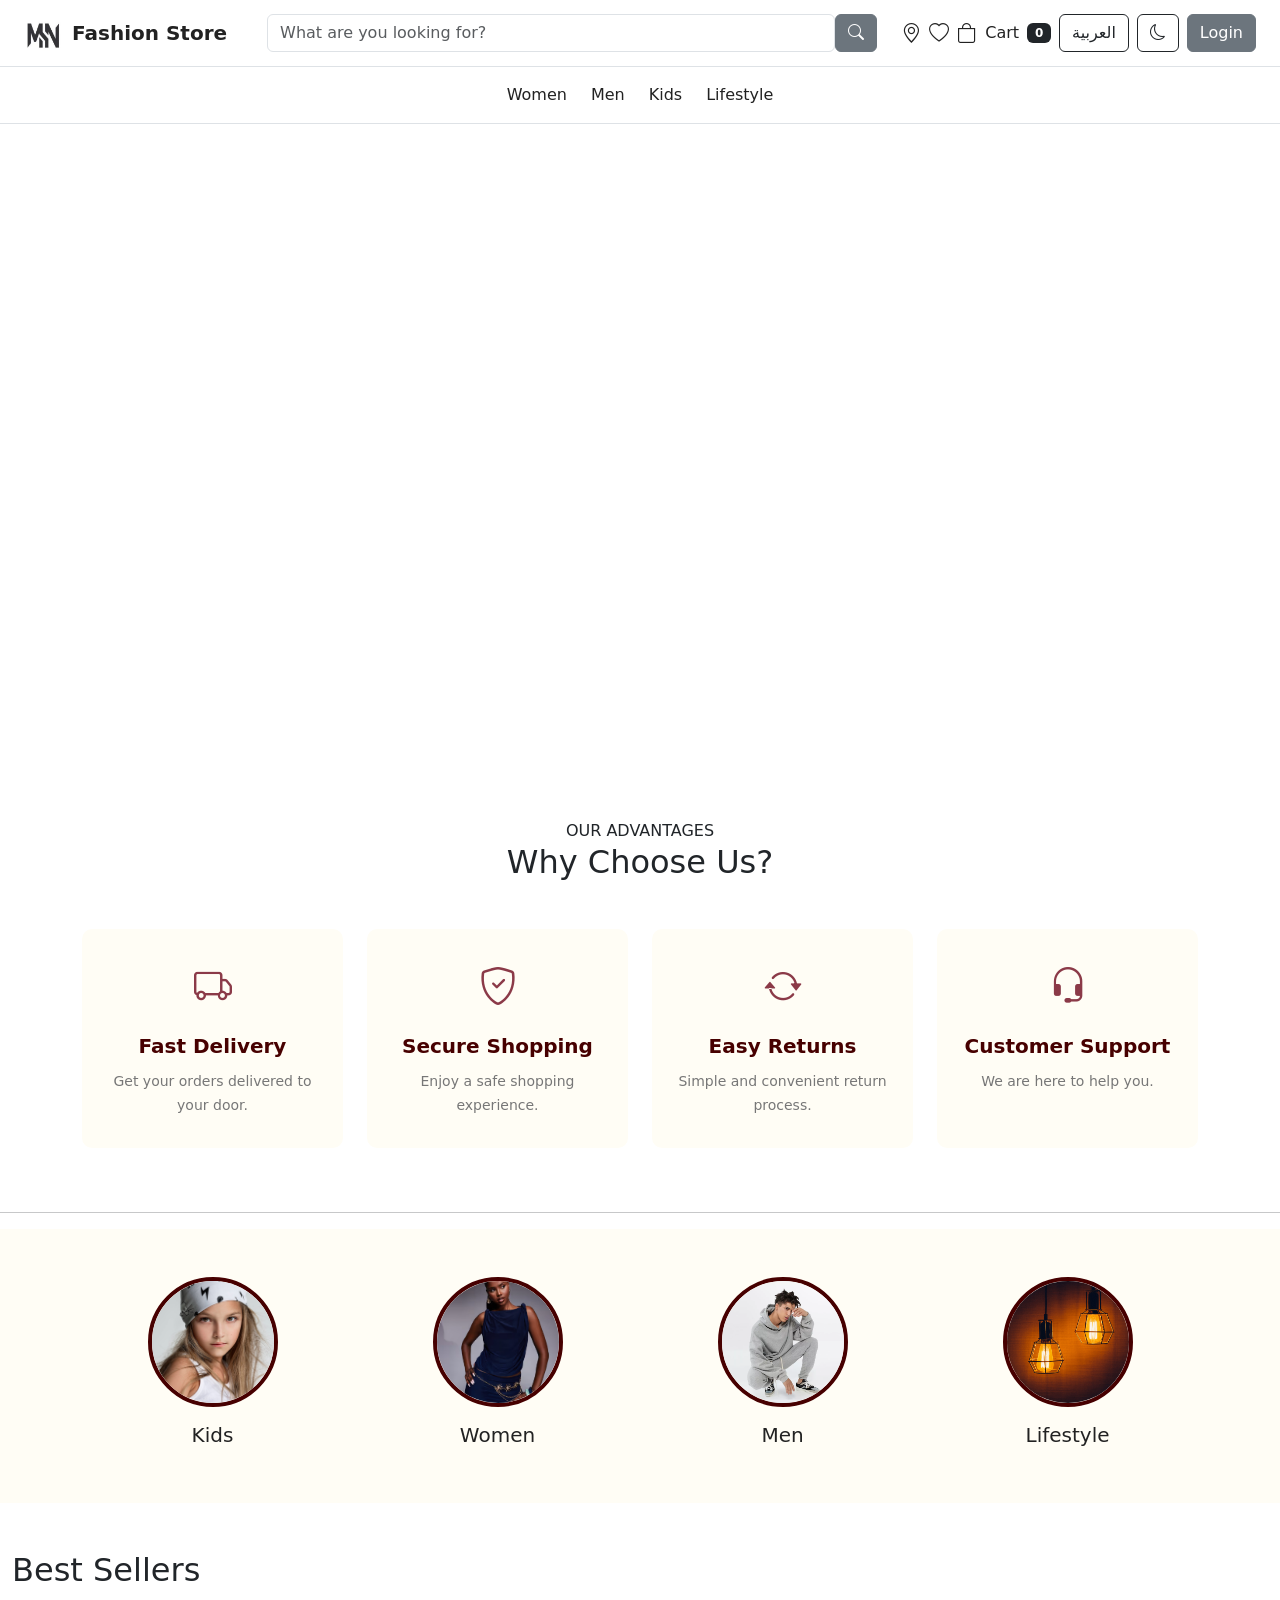
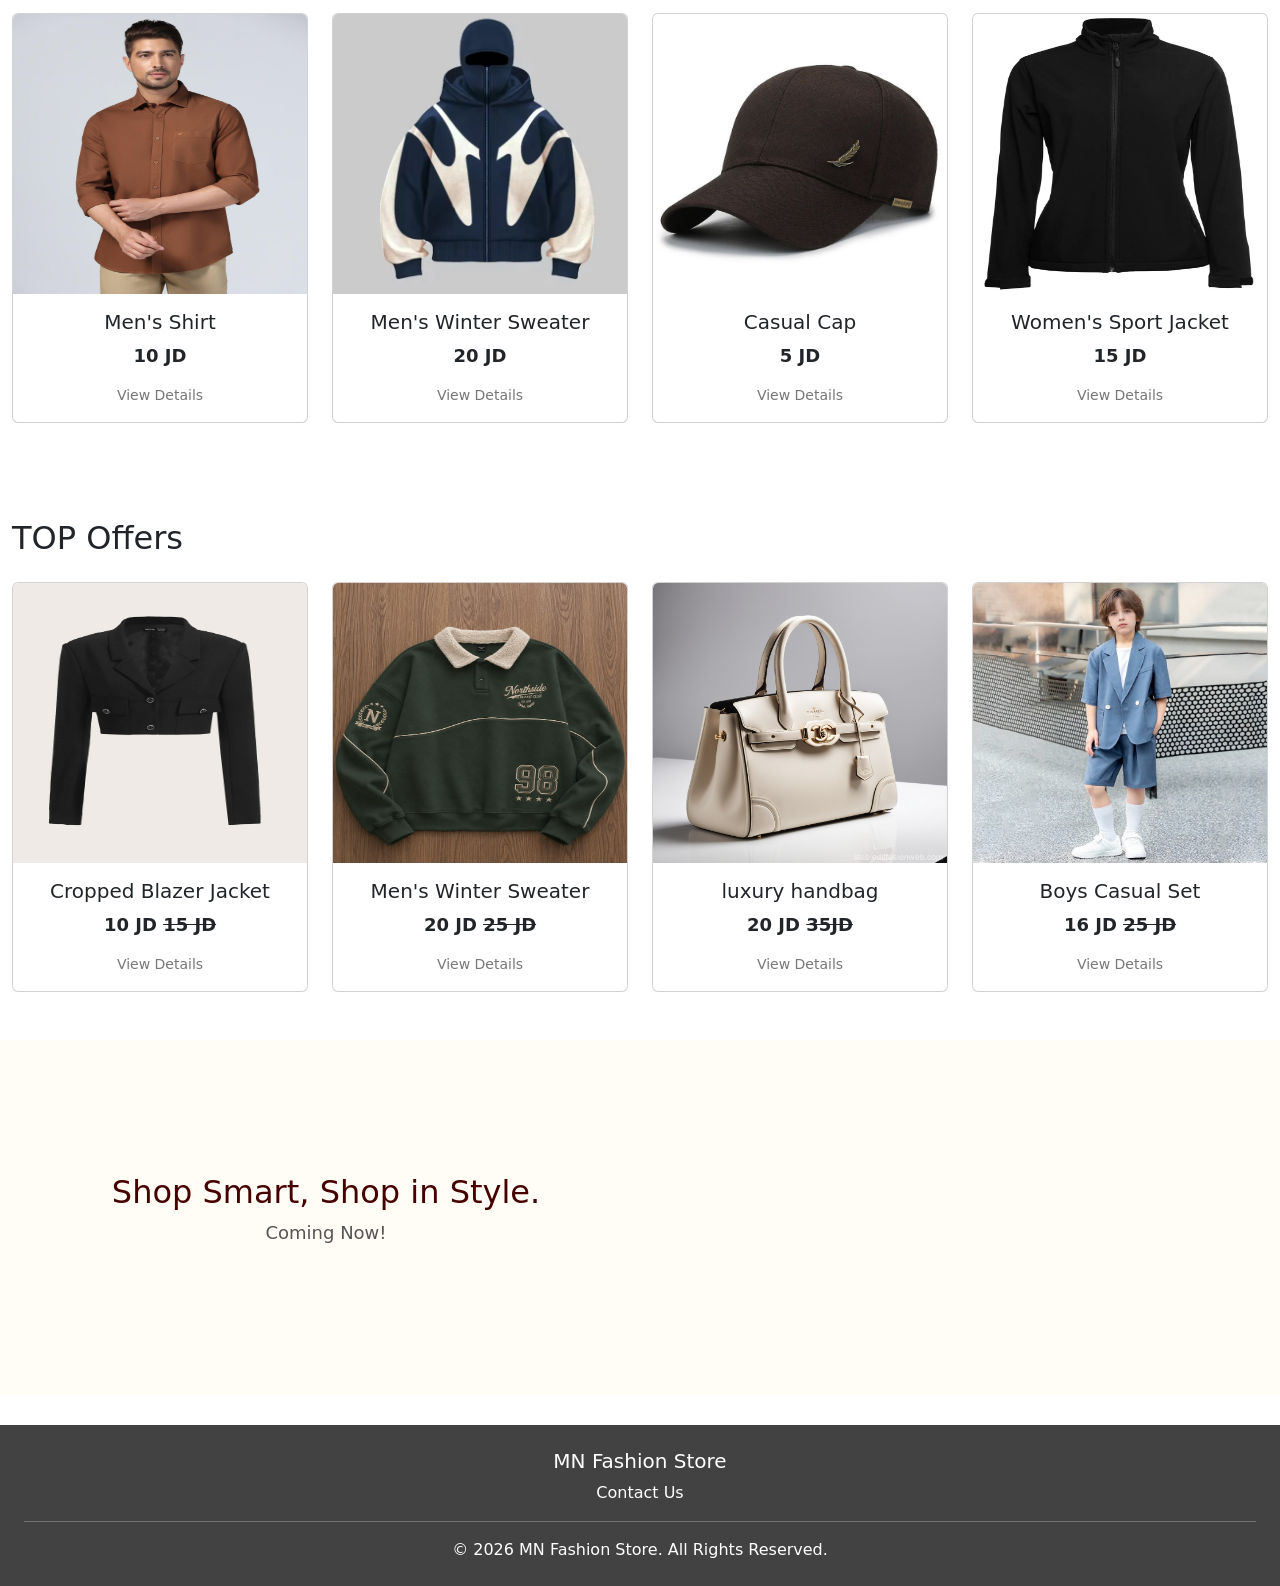
<file: html/index.html>
<!DOCTYPE html>
<html lang="en" dir="ltr">

<head>
    <meta charset="UTF-8">
    <meta name="viewport" content="width=device-width, initial-scale=1.0">
    <title>MN Store</title>
    <link rel="stylesheet" href="../css/styles.css">
    <link rel="stylesheet" href="https://cdn.jsdelivr.net/npm/bootstrap-icons@1.13.1/font/bootstrap-icons.min.css">
    <link href="https://cdn.jsdelivr.net/npm/bootstrap@5.3.8/dist/css/bootstrap.min.css" rel="stylesheet">
</head>

<body>
    <header>
        <nav class="navbar navbar-expand-lg bg-white border-bottom">
            <div class="container-fluid px-3 px-lg-4">
                <a class="navbar-brand d-flex align-items-center" href="index.html">
                    <img src="../image/logo.jpeg" width="40" height="40" class="me-2" alt="MN Logo">
                    <span data-en="Fashion Store" data-ar="متجر الأزياء">Fashion Store</span>
                </a>
                <button class="navbar-toggler" type="button" data-bs-toggle="collapse" data-bs-target="#mainNavbar">
                    <span class="navbar-toggler-icon"></span>
                </button>
                <div class="collapse navbar-collapse" id="mainNavbar">
                    <form class="d-flex mx-lg-4 my-3 my-lg-0 flex-grow-1">
                        <input class="form-control" type="search" placeholder="What are you looking for?"
                            data-placeholder-en="What are you looking for?" data-placeholder-ar="عن ماذا تبحث؟">
                        <button class="btn btn-secondary" type="submit">
                            <i class="bi bi-search"></i>
                        </button>
                    </form>
                    <div class="d-flex align-items-center flex-wrap gap-2">
                        <a href="https://www.google.com/maps/search/?api=1&query=Longnan%2C+Gansu%2C+China"
                            class="nav-link" target="_blank">
                            <i class="bi bi-geo-alt fs-5"></i>
                        </a>
                        <a href="wishlist.html" class="nav-link">
                            <i class="bi bi-heart fs-5"></i>
                        </a>
                        <a href="cart.html" class="nav-link d-flex align-items-center">
                            <i class="bi bi-bag fs-5 me-2"></i>
                            <span data-en="Cart" data-ar="السلة">Cart</span>
                            <span id="cartCount" class="badge bg-dark ms-2">0</span>
                        </a>
                        <button class="btn btn-outline-dark" id="langBtn">العربية</button>
                        <button class="btn btn-outline-dark" id="themeBtn">
                            <i class="bi bi-moon"></i>
                        </button>
                        <a href="login.html" class="btn btn-secondary" data-en="Login" data-ar="تسجيل الدخول">Login</a>
                    </div>
                </div>
            </div>
        </nav>
        <nav class="navbar bg-white border-bottom">
            <div class="container-fluid justify-content-center">
                <ul class="navbar-nav flex-row flex-wrap justify-content-center gap-3 gap-md-4">
                    <li class="nav-item">
                        <a class="nav-link" href="women.html" data-en="Women" data-ar="نساء">Women</a>
                    </li>
                    <li class="nav-item">
                        <a class="nav-link" href="men.html" data-en="Men" data-ar="رجال">Men</a>
                    </li>
                    <li class="nav-item">
                        <a class="nav-link" href="kids.html" data-en="Kids" data-ar="أطفال">Kids</a>
                    </li>
                    <li class="nav-item">
                        <a class="nav-link" href="lifestyle.html" data-en="Lifestyle"
                            data-ar="أسلوب الحياة">Lifestyle</a>
                    </li>
                </ul>
            </div>
        </nav>
    </header>

    <main>
        <section class="container-fluid p-0">
            <div class="video">
                <video width="100%" autoplay muted loop>
                    <source src="../image/video.mp4" type="video/mp4">
                </video>
            </div>
        </section>




        <!-- Why Choose Us -->
        <section class="why-us py-5">
            <div class="container">
                <div class="section-heading text-center mb-5">
                    <span data-en="OUR ADVANTAGES" data-ar="مميزاتنا">OUR ADVANTAGES</span>
                    <h2 data-en="Why Choose Us?" data-ar="لماذا تختار متجرنا؟">Why Choose Us?</h2>
                </div>

                <div class="row g-4 text-center">

                    <div class="col-6 col-lg-3">
                        <div class="why-card">
                            <i class="bi bi-truck"></i>
                            <h5 data-en="Fast Delivery" data-ar="توصيل سريع">Fast Delivery</h5>
                            <p data-en="Get your orders delivered to your door." data-ar="استلم طلباتك حتى باب منزلك.">
                                Get your orders delivered to your door.
                            </p>
                        </div>
                    </div>

                    <div class="col-6 col-lg-3">
                        <div class="why-card">
                            <i class="bi bi-shield-check"></i>
                            <h5 data-en="Secure Shopping" data-ar="تسوق آمن">Secure Shopping</h5>
                            <p data-en="Enjoy a safe shopping experience." data-ar="استمتع بتجربة تسوق آمنة.">
                                Enjoy a safe shopping experience.
                            </p>
                        </div>
                    </div>

                    <div class="col-6 col-lg-3">
                        <div class="why-card">
                            <i class="bi bi-arrow-repeat"></i>
                            <h5 data-en="Easy Returns" data-ar="إرجاع سهل">Easy Returns</h5>
                            <p data-en="Simple and convenient return process." data-ar="إجراءات إرجاع سهلة ومريحة.">
                                Simple and convenient return process.
                            </p>
                        </div>
                    </div>

                    <div class="col-6 col-lg-3">
                        <div class="why-card">
                            <i class="bi bi-headset"></i>
                            <h5 data-en="Customer Support" data-ar="خدمة العملاء">Customer Support</h5>
                            <p data-en="We are here to help you." data-ar="نحن هنا لمساعدتك.">
                                We are here to help you.
                            </p>
                        </div>
                    </div>

                </div>
            </div>
        </section>
<hr>



        <section class="categories-section py-5">
            <div class="container">


                <div class="row justify-content-center g-4 text-center">

                    <div class="col-6 col-md-3">
                        <a href="kids.html" class="category-link">
                            <img src="../image/kids.jpg" alt="Kids" class="round-img">
                            <h5 class="mt-3" data-en="Kids" data-ar="الأطفال">Kids</h5>
                        </a>
                    </div>

                    <div class="col-6 col-md-3">
                        <a href="women.html" class="category-link">
                            <img src="../image/women.jpg" alt="Women" class="round-img">
                            <h5 class="mt-3" data-en="Women" data-ar="النساء">Women</h5>
                        </a>
                    </div>

                    <div class="col-6 col-md-3">
                        <a href="men.html" class="category-link">
                            <img src="../image/man.jpg" alt="Men" class="round-img">
                            <h5 class="mt-3" data-en="Men" data-ar="الرجال">Men</h5>
                        </a>
                    </div>

                    <div class="col-6 col-md-3">
                        <a href="lifestyle.html" class="category-link">
                            <img src="../image/lifestyle.jpg" alt="Lifestyle" class="round-img">
                            <h5 class="mt-3" data-en="Lifestyle" data-ar="أسلوب الحياة">Lifestyle</h5>
                        </a>
                    </div>

                </div>
            </div>
        </section>




        <section class="best-sellers py-5">
            <div class="container-fluid">
                <h2 class="mb-4">Best Sellers</h2>

                <div class="row g-4 align-items-start">

                    <div class="col-12 col-sm-6 col-lg-3">
                        <div class="card product-card">
                            <button class="product-toggle" type="button" data-bs-toggle="collapse"
                                data-bs-target="#best1" aria-expanded="false">
                                <img src="../image/tm3.jpg" class="card-img-top product-image" alt="Men's Shirt">
                                <div class="card-body text-center">
                                    <h5>Men's Shirt</h5>
                                    <p class="product-price">10 JD</p>
                                    <span class="details-text">View Details</span>
                                </div>
                            </button>
                            <div class="collapse product-details" id="best1">
                                <div class="card-body">
                                    <h6>Product Description</h6>
                                    <p>Comfortable men's shirt for everyday wear.</p>
                                    <h6>Available Sizes</h6>
                                    <div class="size-options mb-3">
                                        <button class="size-option" type="button">S</button>
                                        <button class="size-option" type="button">M</button>
                                        <button class="size-option" type="button">L</button>
                                        <button class="size-option" type="button">XL</button>
                                    </div>
                                    <h6>Available Colors</h6>
                                    <div class="color-options mb-3">
                                        <button class="color-circle black" type="button" data-color="Black"></button>
                                        <button class="color-circle beige" type="button" data-color="Beige"></button>
                                        <button class="color-circle pink" type="button" data-color="Pink"></button>
                                    </div>
                                    <p class="selected-color">Selected Color: <span>None</span></p>
                                    <p class="selected-size">Selected Size: <span>None</span></p>
                                    <p><strong>Price: 10 JD</strong></p>
                                    <button class="btn btn-dark w-100 add-to-cart" type="button" data-id="mens-shirt1"
                                        data-name="Men's Shirt" data-price="10" data-image="../image/tm3.jpg">Add to
                                        Cart</button>
                                </div>
                            </div>
                        </div>
                    </div>

                    <div class="col-12 col-sm-6 col-lg-3">
                        <div class="card product-card">
                            <button class="product-toggle" type="button" data-bs-toggle="collapse"
                                data-bs-target="#best2" aria-expanded="false">
                                <img src="../image/m7.jpg" class="card-img-top product-image"
                                    alt="Men's Winter Sweater">
                                <div class="card-body text-center">
                                    <h5>Men's Winter Sweater</h5>
                                    <p class="product-price">20 JD</p>
                                    <span class="details-text">View Details</span>
                                </div>
                            </button>
                            <div class="collapse product-details" id="best2">
                                <div class="card-body">
                                    <h6>Product Description</h6>
                                    <p>Warm sweater for winter days.</p>
                                    <h6>Available Sizes</h6>
                                    <div class="size-options mb-3">
                                        <button class="size-option" type="button">S</button>
                                        <button class="size-option" type="button">M</button>
                                        <button class="size-option" type="button">L</button>
                                        <button class="size-option" type="button">XL</button>
                                    </div>
                                    <h6>Available Colors</h6>
                                    <div class="color-options mb-3">
                                        <button class="color-circle black" type="button" data-color="Black"></button>
                                        <button class="color-circle beige" type="button" data-color="Beige"></button>
                                        <button class="color-circle brown" type="button" data-color="Red"></button>
                                    </div>
                                    <p class="selected-color">Selected Color: <span>None</span></p>
                                    <p class="selected-size">Selected Size: <span>None</span></p>
                                    <p><strong>Price: 20 JD</strong></p>
                                    <button class="btn btn-dark w-100 add-to-cart" type="button" data-id="sweater1"
                                        data-name="Men's Winter Sweater" data-price="20"
                                        data-image="../image/m7.jpg">Add to Cart</button>
                                </div>
                            </div>
                        </div>
                    </div>

                    <div class="col-12 col-sm-6 col-lg-3">
                        <div class="card product-card">
                            <button class="product-toggle" type="button" data-bs-toggle="collapse"
                                data-bs-target="#best3" aria-expanded="false">
                                <img src="../image/m6.jpg" class="card-img-top product-image" alt="Casual Cap">
                                <div class="card-body text-center">
                                    <h5>Casual Cap</h5>
                                    <p class="product-price">5 JD</p>
                                    <span class="details-text">View Details</span>
                                </div>
                            </button>
                            <div class="collapse product-details" id="best3">
                                <div class="card-body">
                                    <h6>Product Description</h6>
                                    <p>Stylish casual cap for everyday outfits.</p>
                                    <h6>Available Sizes</h6>
                                    <div class="size-options mb-3">
                                        <button class="size-option" type="button">S</button>
                                        <button class="size-option" type="button">M</button>
                                        <button class="size-option" type="button">L</button>
                                    </div>
                                    <h6>Available Colors</h6>
                                    <div class="color-options mb-3">
                                        <button class="color-circle black" type="button" data-color="Black"></button>
                                        <button class="color-circle beige" type="button" data-color="Beige"></button>
                                        <button class="color-circle brown" type="button" data-color="Brown"></button>
                                    </div>
                                    <p class="selected-color">Selected Color: <span>None</span></p>
                                    <p class="selected-size">Selected Size: <span>None</span></p>
                                    <p><strong>Price: 5 JD</strong></p>
                                    <button class="btn btn-dark w-100 add-to-cart" type="button" data-id="cap1"
                                        data-name="Casual Cap" data-price="5" data-image="../image/m6.jpg">Add to
                                        Cart</button>
                                </div>
                            </div>
                        </div>
                    </div>

                    <div class="col-12 col-sm-6 col-lg-3">
                        <div class="card product-card">
                            <button class="product-toggle" type="button" data-bs-toggle="collapse"
                                data-bs-target="#best4" aria-expanded="false">
                                <img src="../image/w4.webp" class="card-img-top product-image"
                                    alt="Women's Sport Jacket">
                                <div class="card-body text-center">
                                    <h5>Women's Sport Jacket</h5>
                                    <p class="product-price">15 JD</p>
                                    <span class="details-text">View Details</span>
                                </div>
                            </button>
                            <div class="collapse product-details" id="best4">
                                <div class="card-body">
                                    <h6>Product Description</h6>
                                    <p>Comfortable sport jacket for daily activities.</p>
                                    <h6>Available Sizes</h6>
                                    <div class="size-options mb-3">
                                        <button class="size-option" type="button">S</button>
                                        <button class="size-option" type="button">M</button>
                                        <button class="size-option" type="button">L</button>
                                        <button class="size-option" type="button">XL</button>
                                    </div>
                                    <h6>Available Colors</h6>
                                    <div class="color-options mb-3">
                                        <button class="color-circle black" type="button" data-color="Black"></button>
                                        <button class="color-circle pink" type="button" data-color="Pink"></button>
                                    </div>
                                    <p class="selected-color">Selected Color: <span>None</span></p>
                                    <p class="selected-size">Selected Size: <span>None</span></p>
                                    <p><strong>Price: 15 JD</strong></p>
                                    <button class="btn btn-dark w-100 add-to-cart" type="button" data-id="sportjacket1"
                                        data-name="Women's Sport Jacket" data-price="15"
                                        data-image="../image/w4.webp">Add to Cart</button>
                                </div>
                            </div>
                        </div>
                    </div>

                </div>
            </div>
        </section>

        <section class="top-offers py-5">
            <div class="container-fluid">
                <h2 class="mb-4">TOP Offers</h2>

                <div class="row g-4 align-items-start">

                    <div class="col-12 col-sm-6 col-lg-3">
                        <div class="card product-card">
                            <button class="product-toggle" type="button" data-bs-toggle="collapse"
                                data-bs-target="#offer1" aria-expanded="false">
                                <img src="../image/w6.jpg" class="card-img-top product-image"
                                    alt="Cropped Blazer Jacket">
                                <div class="card-body text-center">
                                    <h5>Cropped Blazer Jacket</h5>
                                    <p class="product-price">10 JD <del>15 JD</del></p>
                                    <span class="details-text">View Details</span>
                                </div>
                            </button>
                            <div class="collapse product-details" id="offer1">
                                <div class="card-body">
                                    <h6>Product Description</h6>
                                    <p>Elegant cropped blazer jacket.</p>
                                    <h6>Available Sizes</h6>
                                    <div class="size-options mb-3">
                                        <button class="size-option" type="button">S</button>
                                        <button class="size-option" type="button">M</button>
                                        <button class="size-option" type="button">L</button>
                                        <button class="size-option" type="button">XL</button>
                                    </div>
                                    <h6>Available Colors</h6>
                                    <div class="color-options mb-3">
                                        <button class="color-circle black" type="button" data-color="Black"></button>
                                        <button class="color-circle beige" type="button" data-color="Beige"></button>
                                    </div>
                                    <p class="selected-color">Selected Color: <span>None</span></p>
                                    <p class="selected-size">Selected Size: <span>None</span></p>
                                    <p><strong>Price: 10 JD</strong></p>
                                    <button class="btn btn-dark w-100 add-to-cart" type="button" data-id="blazer1"
                                        data-name="Cropped Blazer Jacket" data-price="10"
                                        data-image="../image/w5.jpg">Add to Cart</button>
                                </div>
                            </div>
                        </div>
                    </div>

                    <div class="col-12 col-sm-6 col-lg-3">
                        <div class="card product-card">
                            <button class="product-toggle" type="button" data-bs-toggle="collapse"
                                data-bs-target="#offer2" aria-expanded="false">
                                <img src="../image/m8.jpg" class="card-img-top product-image"
                                    alt="Men's Winter Sweater">
                                <div class="card-body text-center">
                                    <h5>Men's Winter Sweater</h5>
                                    <p class="product-price">20 JD <del>25 JD</del></p>
                                    <span class="details-text">View Details</span>
                                </div>
                            </button>
                            <div class="collapse product-details" id="offer2">
                                <div class="card-body">
                                    <h6>Product Description</h6>
                                    <p>Warm and comfortable winter sweater.</p>
                                    <h6>Available Sizes</h6>
                                    <div class="size-options mb-3">
                                        <button class="size-option" type="button">S</button>
                                        <button class="size-option" type="button">M</button>
                                        <button class="size-option" type="button">L</button>
                                        <button class="size-option" type="button">XL</button>
                                    </div>
                                    <h6>Available Colors</h6>
                                    <div class="color-options mb-3">
                                        <button class="color-circle black" type="button" data-color="Black"></button>
                                        <button class="color-circle beige" type="button" data-color="Beige"></button>
                                        <button class="color-circle brown" type="button" data-color="Brown"></button>
                                    </div>
                                    <p class="selected-color">Selected Color: <span>None</span></p>
                                    <p class="selected-size">Selected Size: <span>None</span></p>
                                    <p><strong>Price: 20 JD</strong></p>
                                    <button class="btn btn-dark w-100 add-to-cart" type="button"
                                        data-id="offer-sweater1" data-name="Men's Winter Sweater" data-price="19.99"
                                        data-image="../image/m8.jpg">Add to Cart</button>
                                </div>
                            </div>
                        </div>
                    </div>

                    <div class="col-12 col-sm-6 col-lg-3">
                        <div class="card product-card">
                            <button class="product-toggle" type="button" data-bs-toggle="collapse"
                                data-bs-target="#offer3" aria-expanded="false">
                                <img src="../image/b7.jpg" class="card-img-top product-image" alt="Casual Cap">
                                <div class="card-body text-center">
                                    <h5>luxury handbag</h5>
                                    <p class="product-price">20 JD <del>35JD</del></p>
                                    <span class="details-text">View Details</span>
                                </div>
                            </button>
                            <div class="collapse product-details" id="offer3">
                                <div class="card-body">
                                    <h6>Product Description</h6>
                                    <p>Simple and stylish casual cap.</p>
                                    <h6>Available Sizes</h6>
                                    <div class="size-options mb-3">
                                        <button class="size-option" type="button">S</button>
                                        <button class="size-option" type="button">M</button>
                                        <button class="size-option" type="button">L</button>
                                    </div>
                                    <h6>Available Colors</h6>
                                    <div class="color-options mb-3">
                                        <button class="color-circle black" type="button" data-color="Black"></button>
                                        <button class="color-circle beige" type="button" data-color="Beige"></button>
                                        <button class="color-circle brown" type="button" data-color="Brown"></button>
                                    </div>
                                    <p class="selected-color">Selected Color: <span>None</span></p>
                                    <p class="selected-size">Selected Size: <span>None</span></p>
                                    <p><strong>Price: 20 JD</strong></p>
                                    <button class="btn btn-dark w-100 add-to-cart" type="button"
                                        data-id="offer-handbag1" data-name="luxury handbag" data-price="20"
                                        data-image="../image/b7.jpg">Add to
                                        Cart</button>
                                </div>
                            </div>
                        </div>
                    </div>

                    <div class="col-12 col-sm-6 col-lg-3">
                        <div class="card product-card">
                            <button class="product-toggle" type="button" data-bs-toggle="collapse"
                                data-bs-target="#offer4" aria-expanded="false">
                                <img src="../image/kb1.jpg" class="card-img-top product-image" alt="Boys Casual Set">
                                <div class="card-body text-center">
                                    <h5>Boys Casual Set</h5>
                                    <p class="product-price">16 JD <del>25 JD</del></p>
                                    <span class="details-text">View Details</span>
                                </div>
                            </button>
                            <div class="collapse product-details" id="offer4">
                                <div class="card-body">
                                    <h6>Product Description</h6>
                                    <p>Stylish sport jacket for everyday use.</p>
                                    <h6>Available Sizes</h6>
                                    <div class="size-options mb-3">
                                        <button class="size-option" type="button">S</button>
                                        <button class="size-option" type="button">M</button>
                                        <button class="size-option" type="button">L</button>
                                        <button class="size-option" type="button">XL</button>
                                    </div>
                                    <h6>Available Colors</h6>
                                    <div class="color-options mb-3">
                                        <button class="color-circle black" type="button" data-color="Black"></button>
                                        <button class="color-circle pink" type="button" data-color="Pink"></button>
                                    </div>
                                    <p class="selected-color">Selected Color: <span>None</span></p>
                                    <p class="selected-size">Selected Size: <span>None</span></p>
                                    <p><strong>Price: 16 JD</strong></p>
                                    <button class="btn btn-dark w-100 add-to-cart" type="button" data-id="offer-set1"
                                        data-name="Boys Casual Set" data-price="16" data-image="../image/kb1.jpg">Add to
                                        Cart</button>
                                </div>
                            </div>
                        </div>
                    </div>

                </div>
            </div>
        </section>



        <section class="container-fluid p-4 shop-section">
            <div class="row align-items-center g-4">
                <div class="col-12 col-md-6 text-center">
                    <h2 data-en="Shop Smart, Shop in Style." data-ar="تسوق بذكاء، وتسوق بأناقة.">Shop Smart, Shop in
                        Style.</h2>
                    <p data-en="Coming Now!" data-ar="قريباً!">Coming Now!</p>
                </div>
                <div class="col-12 col-md-6">
                    <iframe src="https://maps.google.com/maps?q=Longnan%2C%20Gansu%2C%20China&output=embed" width="100%"
                        height="300" style="border:0;" allowfullscreen loading="lazy"></iframe>
                </div>
            </div>
        </section>
    </main>

    <footer class="main-footer text-center p-4">
        <h5>MN Fashion Store</h5>
        <div class="footer-links">
            <a href="../html/contact.html" data-en="Contact Us" data-ar="للتواصل">Home</a>
        </div>
        <hr>
        <p class="mb-0">
            &copy; 2026 MN Fashion Store.
            <span data-en="All Rights Reserved." data-ar="جميع الحقوق محفوظة.">All Rights Reserved.</span>
        </p>
    </footer>

    <script src="https://cdn.jsdelivr.net/npm/bootstrap@5.3.8/dist/js/bootstrap.bundle.min.js"></script>
    <script src="../js/index.js"></script>
</body>

</html>
</file>
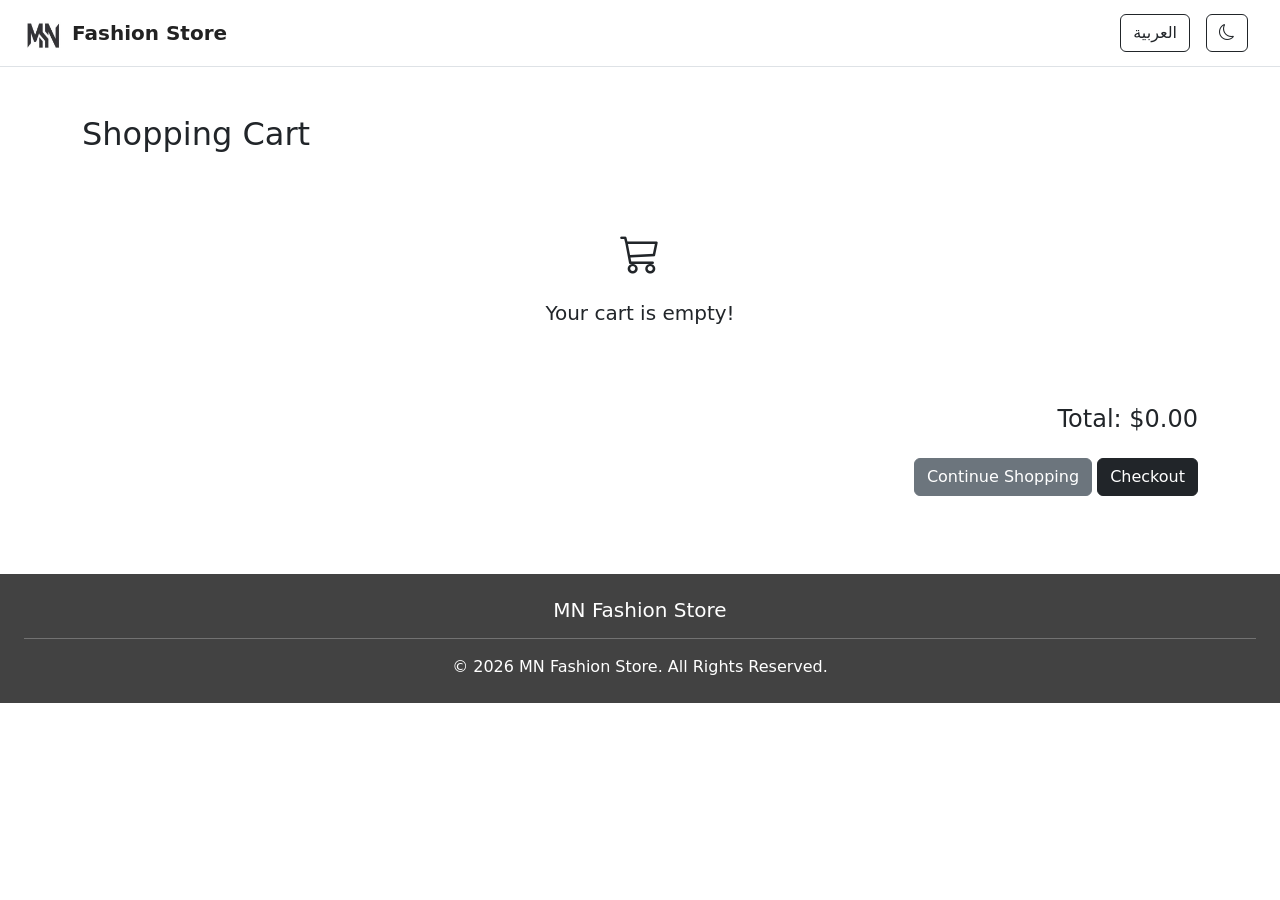
<file: html/cart.html>
<!DOCTYPE html>
<html lang="en" dir="ltr">
<head>
    <meta charset="UTF-8">
    <meta name="viewport" content="width=device-width, initial-scale=1.0">
    <title>Shopping Cart - MN Store</title>
    <link rel="stylesheet" href="../css/styles.css">
    <link rel="stylesheet" href="https://cdn.jsdelivr.net/npm/bootstrap-icons@1.13.1/font/bootstrap-icons.min.css">
    <link href="https://cdn.jsdelivr.net/npm/bootstrap@5.3.8/dist/css/bootstrap.min.css" rel="stylesheet">
</head>
<body>

    <header>
        <nav class="navbar bg-white border-bottom">
            <div class="container-fluid px-4">
                <a class="navbar-brand d-flex align-items-center" href="index.html">
                    <img src="../image/logo.jpeg" width="40" height="40" class="me-2" alt="Logo">
                    <span data-en="Fashion Store" data-ar="متجر الأزياء">Fashion Store</span>
                </a>

                <div class="d-flex align-items-center">
                    <button class="btn btn-outline-dark mx-2" id="langBtn">العربية</button>
                    <button class="btn btn-outline-dark mx-2" id="themeBtn">
                        <i class="bi bi-moon"></i>
                    </button>
                </div>
            </div>
        </nav>
    </header>

    <main class="container py-5">

        <h2 class="mb-4" data-en="Shopping Cart" data-ar="سلة التسوق">
            Shopping Cart
        </h2>

        <div id="cartItems"></div>

        <div class="text-end mt-4">
            <h4>
                <span data-en="Total:" data-ar="المجموع:">Total:</span>
                $<span id="totalPrice">0.00</span>
            </h4>

            <a href="index.html" class="btn btn-secondary mt-3"
                data-en="Continue Shopping" data-ar="متابعة التسوق">
                Continue Shopping
            </a>

            <button class="btn btn-dark mt-3" id="checkoutBtn"
                data-en="Checkout" data-ar="إتمام الشراء">
                Checkout
            </button>
        </div>

    </main>

    <footer class="main-footer text-center p-4">
        <h5>MN Fashion Store</h5>
        <hr>
        <p class="mb-0">&copy; 2026 MN Fashion Store. All Rights Reserved.</p>
    </footer>

    <script src="https://cdn.jsdelivr.net/npm/bootstrap@5.3.8/dist/js/bootstrap.bundle.min.js"></script>
    <script src="../js/index.js"></script>
    <script src="../js/cart.js"></script>

</body>
</html>
</file>
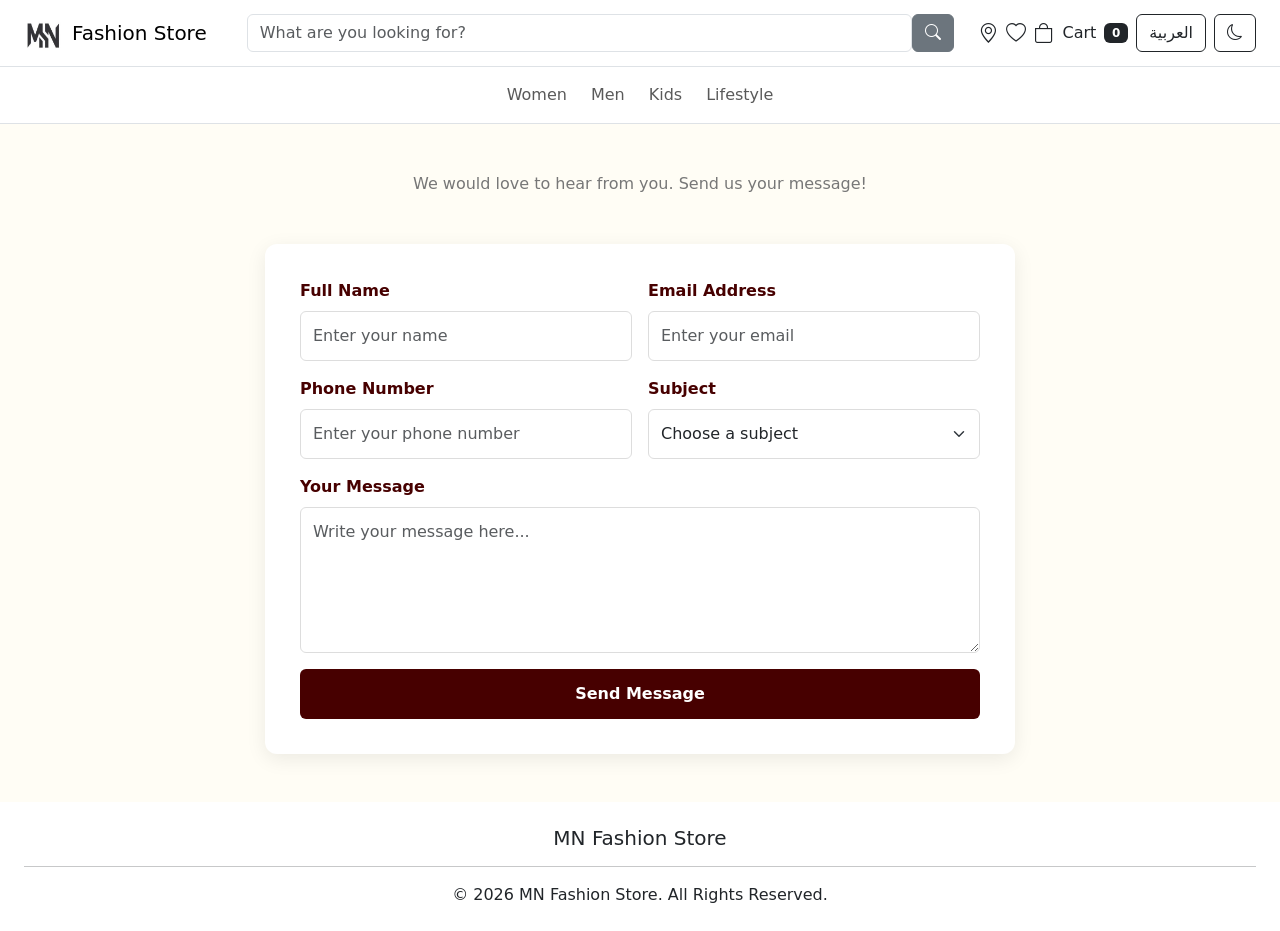
<file: html/contact.html>
<!DOCTYPE html>
<html lang="en" dir="ltr">

<head>
    <meta charset="UTF-8">
    <meta name="viewport" content="width=device-width, initial-scale=1.0">
    <title>MN Store</title>
    <link rel="stylesheet" href="../css/contact.css">
    <link rel="stylesheet" href="https://cdn.jsdelivr.net/npm/bootstrap-icons@1.13.1/font/bootstrap-icons.min.css">
    <link href="https://cdn.jsdelivr.net/npm/bootstrap@5.3.8/dist/css/bootstrap.min.css" rel="stylesheet">
</head>

<body>
    <header>
        <nav class="navbar navbar-expand-lg bg-white border-bottom">
            <div class="container-fluid px-3 px-lg-4">
                <a class="navbar-brand d-flex align-items-center" href="index.html">
                    <img src="../image/logo.jpeg" width="40" height="40" class="me-2" alt="MN Logo">
                    <span data-en="Fashion Store" data-ar="متجر الأزياء">Fashion Store</span>
                </a>
                <button class="navbar-toggler" type="button" data-bs-toggle="collapse" data-bs-target="#mainNavbar">
                    <span class="navbar-toggler-icon"></span>
                </button>
                <div class="collapse navbar-collapse" id="mainNavbar">
                    <form class="d-flex mx-lg-4 my-3 my-lg-0 flex-grow-1">
                        <input class="form-control" type="search" placeholder="What are you looking for?"
                            data-placeholder-en="What are you looking for?" data-placeholder-ar="عن ماذا تبحث؟">
                        <button class="btn btn-secondary" type="submit">
                            <i class="bi bi-search"></i>
                        </button>
                    </form>
                    <div class="d-flex align-items-center flex-wrap gap-2">
                        <a href="https://www.google.com/maps/search/?api=1&query=Longnan%2C+Gansu%2C+China"
                            class="nav-link" target="_blank">
                            <i class="bi bi-geo-alt fs-5"></i>
                        </a>
                        <a href="wishlist.html" class="nav-link">
                            <i class="bi bi-heart fs-5"></i>
                        </a>
                        <a href="cart.html" class="nav-link d-flex align-items-center">
                            <i class="bi bi-bag fs-5 me-2"></i>
                            <span data-en="Cart" data-ar="السلة">Cart</span>
                            <span id="cartCount" class="badge bg-dark ms-2">0</span>
                        </a>
                        <button class="btn btn-outline-dark" id="langBtn">العربية</button>
                        <button class="btn btn-outline-dark" id="themeBtn">
                            <i class="bi bi-moon"></i>
                        </button>
                        
                    </div>
                </div>
            </div>
        </nav>
        <nav class="navbar bg-white border-bottom">
            <div class="container-fluid justify-content-center">
                <ul class="navbar-nav flex-row flex-wrap justify-content-center gap-3 gap-md-4">
                    <li class="nav-item">
                        <a class="nav-link" href="women.html" data-en="Women" data-ar="نساء">Women</a>
                    </li>
                    <li class="nav-item">
                        <a class="nav-link" href="men.html" data-en="Men" data-ar="رجال">Men</a>
                    </li>
                    <li class="nav-item">
                        <a class="nav-link" href="kids.html" data-en="Kids" data-ar="أطفال">Kids</a>
                    </li>
                    <li class="nav-item">
                        <a class="nav-link" href="lifestyle.html" data-en="Lifestyle"
                            data-ar="أسلوب الحياة">Lifestyle</a>
                    </li>
                </ul>
            </div>
        </nav>
    </header>
<main>
    <section class="contact-section py-5">
        <div class="container">

            <div class="text-center mb-5">
                
                <p data-en="We would love to hear from you. Send us your message!"
                    data-ar="يسعدنا التواصل معك! أرسل لنا رسالتك.">
                    We would love to hear from you. Send us your message!
                </p>
            </div>

            <div class="contact-form-container mx-auto">
                <form id="contactForm">

                    <div class="row g-3">

                        <div class="col-md-6">
                            <label for="fullName" data-en="Full Name" data-ar="الاسم الكامل">Full Name</label>
                            <input type="text" id="fullName" class="form-control"
                                placeholder="Enter your name"
                                data-placeholder-en="Enter your name"
                                data-placeholder-ar="أدخل اسمك" required>
                        </div>

                        <div class="col-md-6">
                            <label for="email" data-en="Email Address" data-ar="البريد الإلكتروني">Email Address</label>
                            <input type="email" id="email" class="form-control"
                                placeholder="Enter your email"
                                data-placeholder-en="Enter your email"
                                data-placeholder-ar="أدخل بريدك الإلكتروني" required>
                        </div>

                        <div class="col-md-6">
                            <label for="phone" data-en="Phone Number" data-ar="رقم الهاتف">Phone Number</label>
                            <input type="tel" id="phone" class="form-control"
                                placeholder="Enter your phone number"
                                data-placeholder-en="Enter your phone number"
                                data-placeholder-ar="أدخل رقم هاتفك">
                        </div>

                        <div class="col-md-6">
                            <label for="subject" data-en="Subject" data-ar="الموضوع">Subject</label>
                            <select id="subject" class="form-select" required>
                                <option value="" data-en="Choose a subject" data-ar="اختر الموضوع">Choose a subject</option>
                                <option value="Products" data-en="Products Inquiry" data-ar="استفسار عن المنتجات">Products Inquiry</option>
                                <option value="Orders" data-en="Order Inquiry" data-ar="استفسار عن الطلبات">Order Inquiry</option>
                                <option value="Returns" data-en="Returns" data-ar="الإرجاع">Returns</option>
                                <option value="Other" data-en="Other" data-ar="أخرى">Other</option>
                            </select>
                        </div>

                        <div class="col-12">
                            <label for="message" data-en="Your Message" data-ar="رسالتك">Your Message</label>
                            <textarea id="message" class="form-control" rows="5"
                                placeholder="Write your message here..."
                                data-placeholder-en="Write your message here..."
                                data-placeholder-ar="اكتب رسالتك هنا..." required></textarea>
                        </div>

                        <div class="col-12">
                            <button type="submit" class="contact-btn w-100"
                                data-en="Send Message" data-ar="إرسال الرسالة">
                                Send Message
                            </button>
                        </div>

                    </div>

                    <p id="contactSuccess" class="text-center mt-3" style="display:none;"
                        data-en="Thank you! Your message has been received."
                        data-ar="شكراً لك! تم استلام رسالتك.">
                        Thank you! Your message has been received.
                    </p>

                </form>
            </div>

        </div>
    </section>
</main>

    <footer class="main-footer text-center p-4">
        <h5>MN Fashion Store</h5>
        
        <hr>
        <p class="mb-0">
            &copy; 2026 MN Fashion Store.
            <span data-en="All Rights Reserved." data-ar="جميع الحقوق محفوظة.">All Rights Reserved.</span>
        </p>
    </footer>
</file>
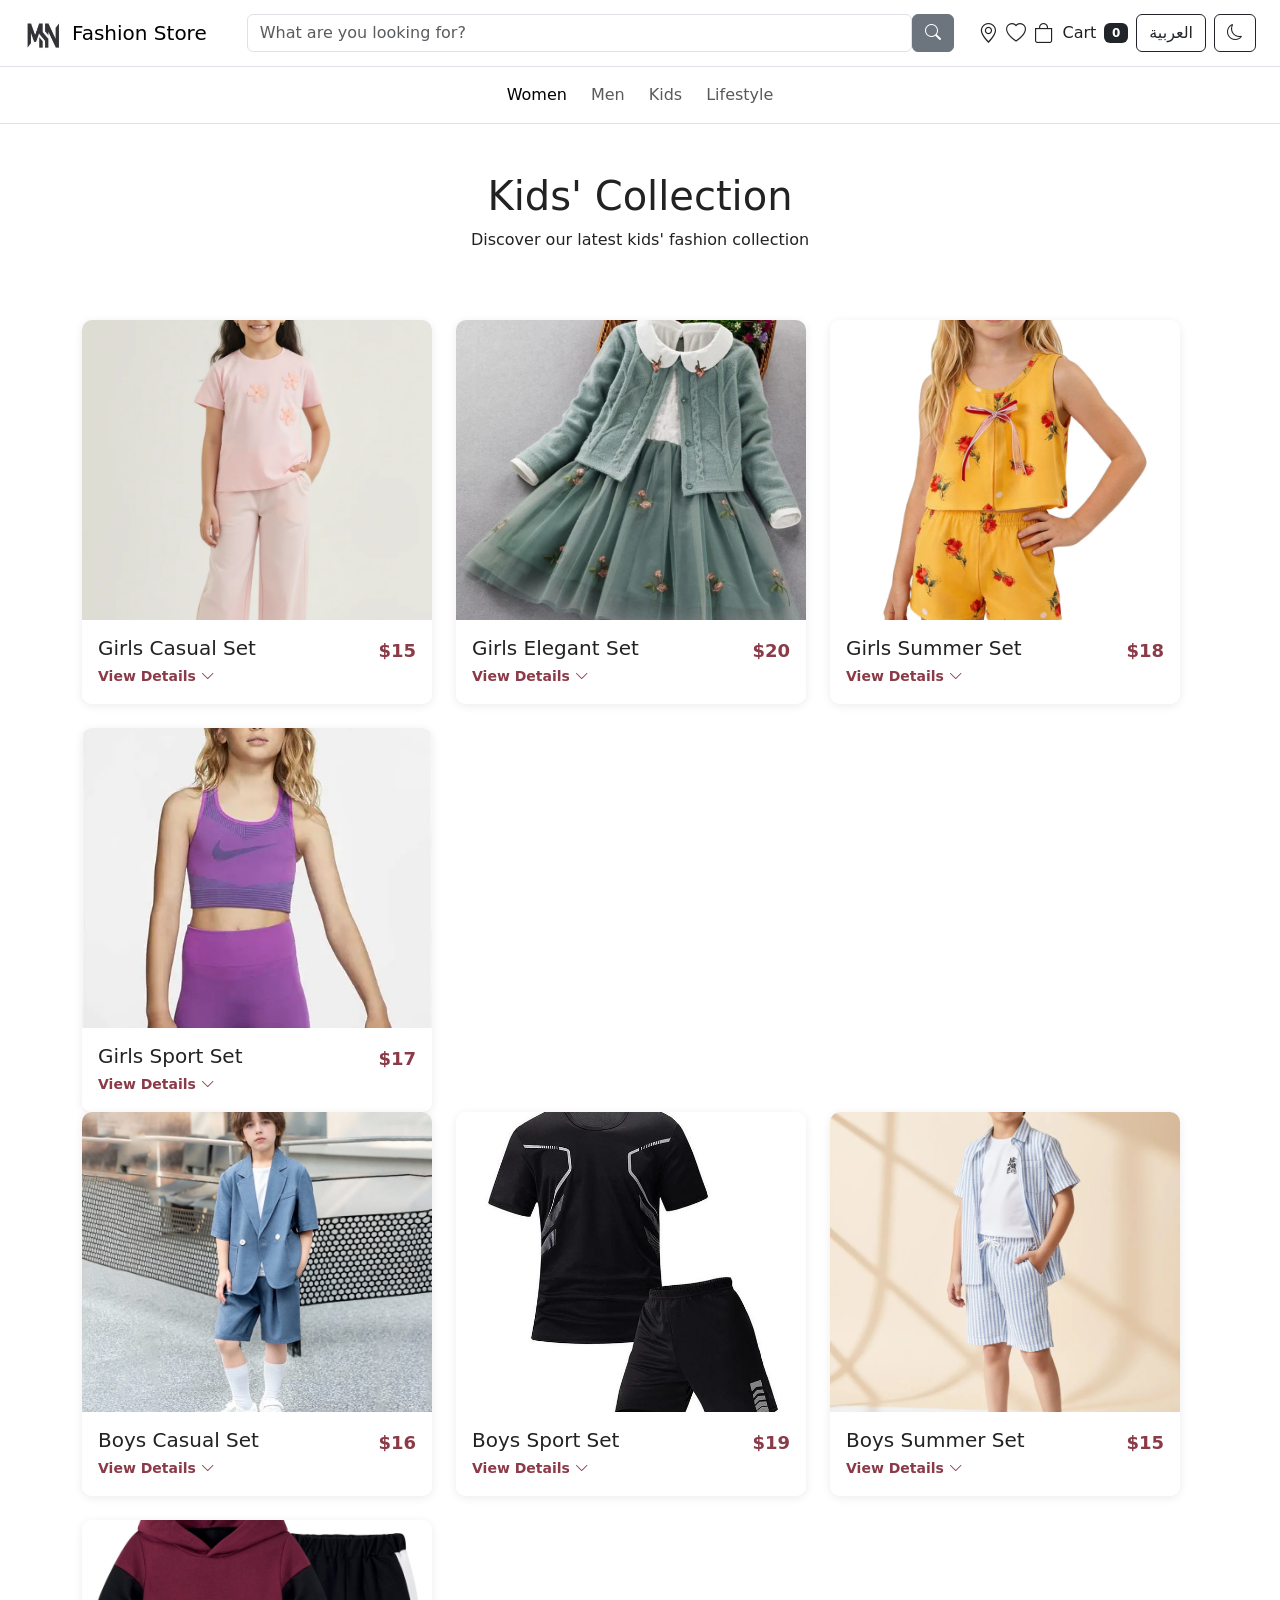
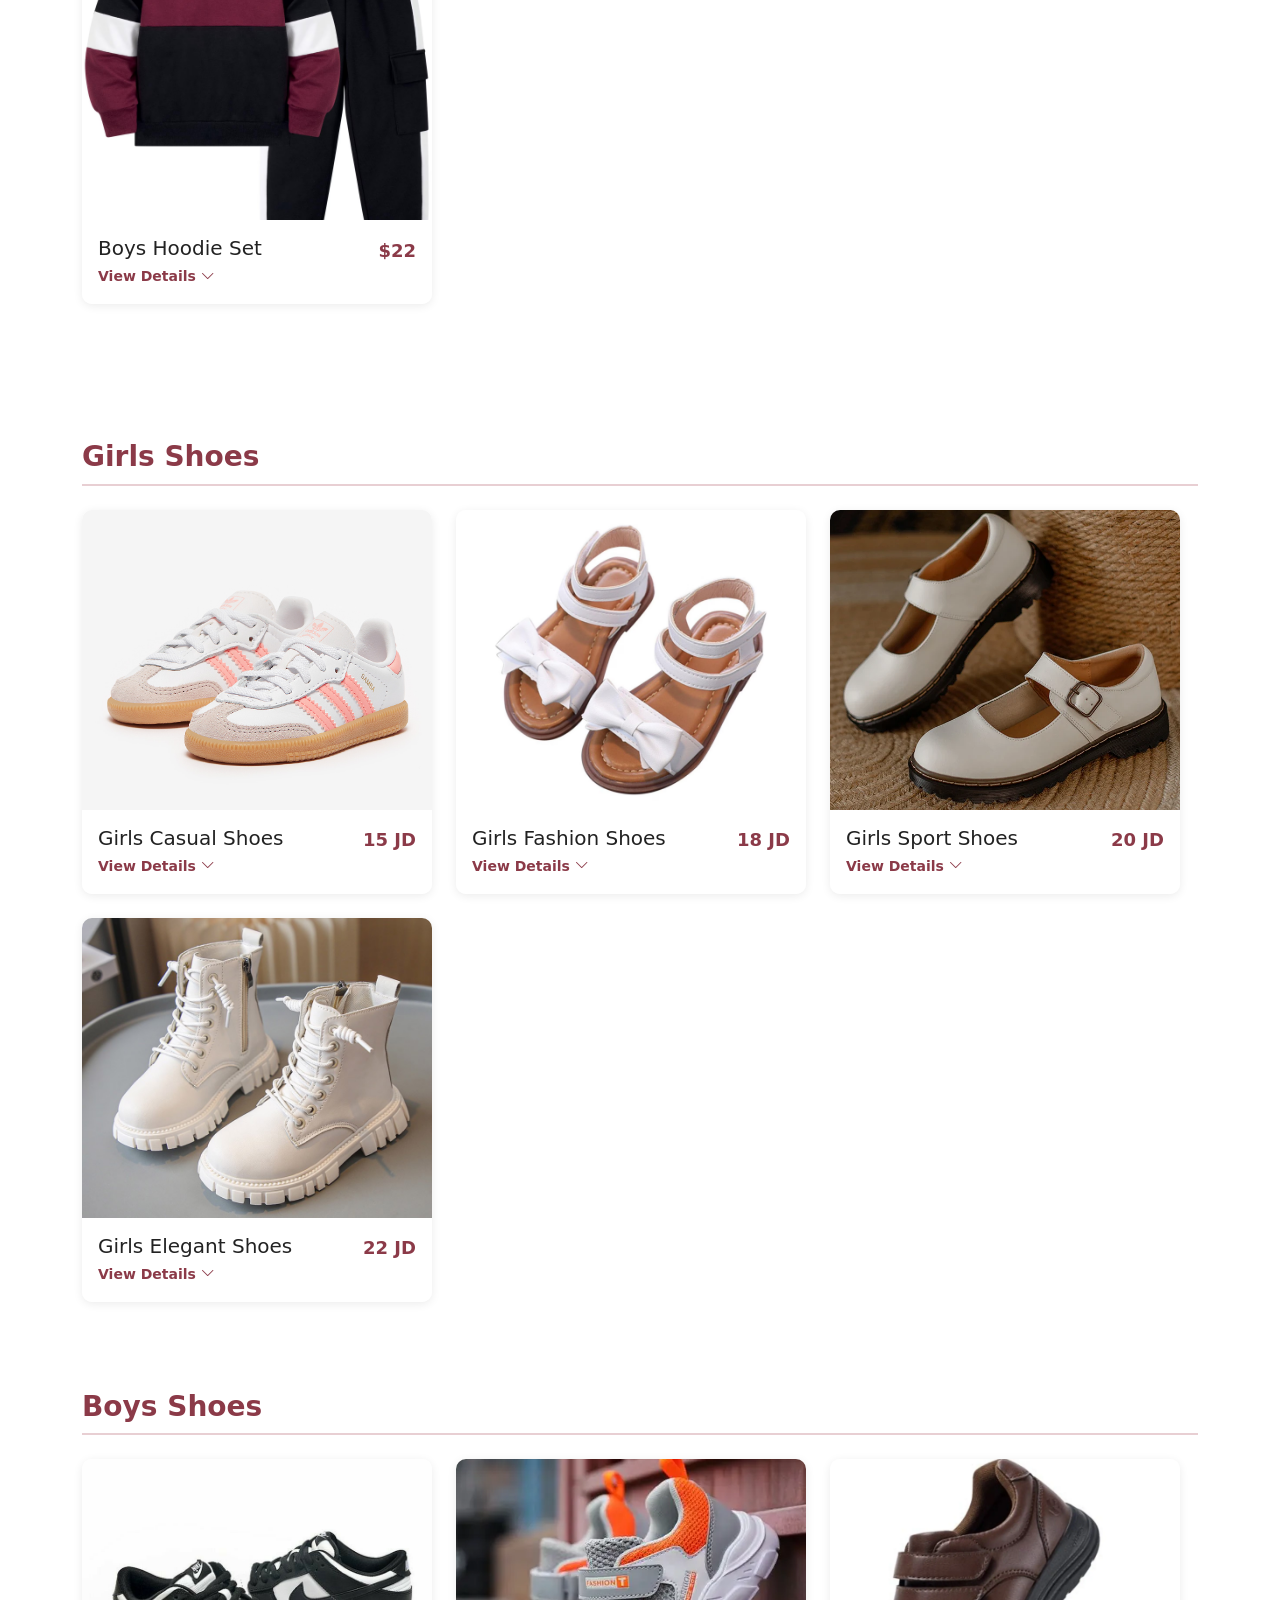
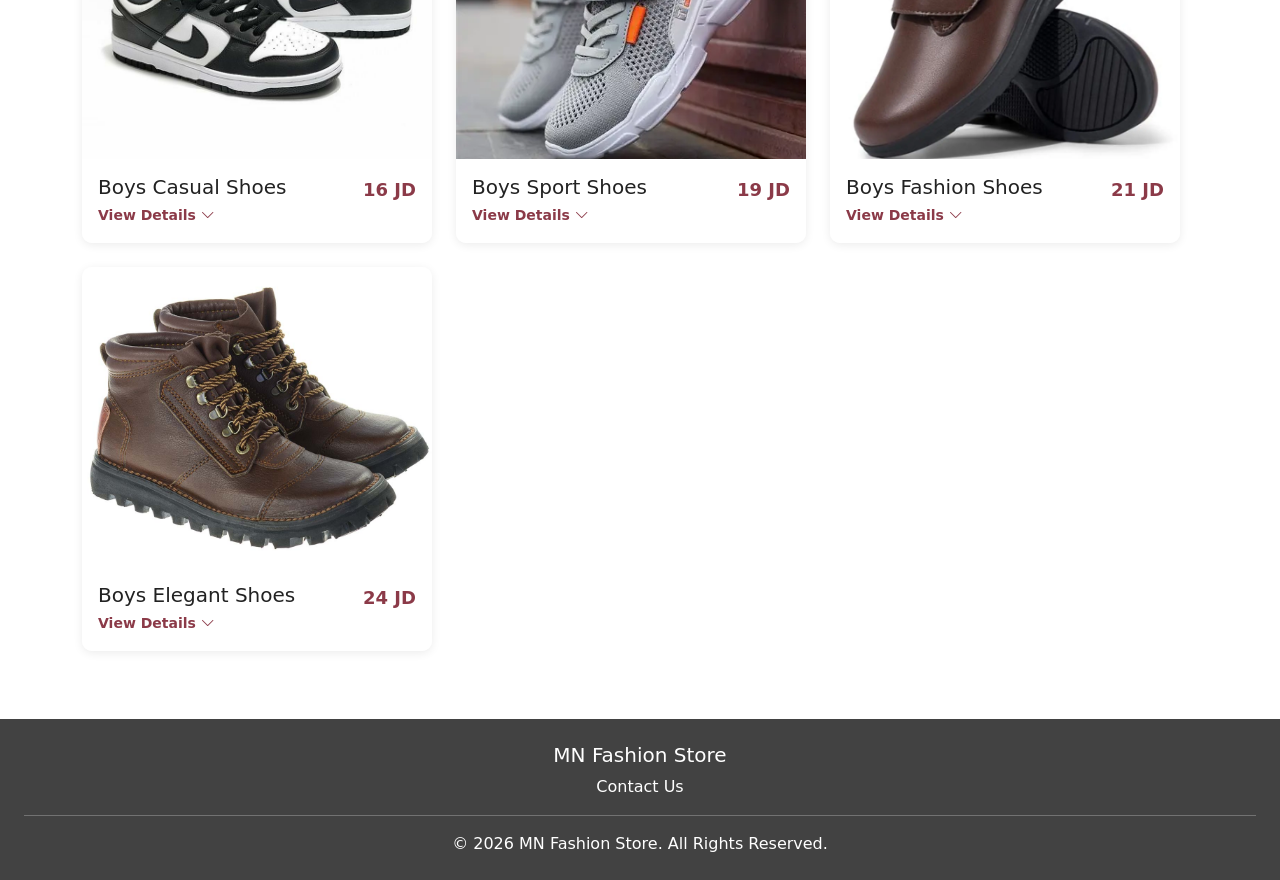
<file: html/kids.html>
<!DOCTYPE html>
<html lang="en" dir="ltr">

<head>
    <meta charset="UTF-8">
    <meta name="viewport" content="width=device-width, initial-scale=1.0">
    <title>MN Store - Men</title>
    <link rel="stylesheet" href="https://cdn.jsdelivr.net/npm/bootstrap@5.3.8/dist/css/bootstrap.min.css">
    <link rel="stylesheet" href="https://cdn.jsdelivr.net/npm/bootstrap-icons@1.13.1/font/bootstrap-icons.min.css">
    <link rel="stylesheet" href="../css/kids.css">
</head>

<body>

    <header>
        <nav class="navbar navbar-expand-lg bg-white border-bottom">
            <div class="container-fluid px-3 px-lg-4">
                <a class="navbar-brand d-flex align-items-center" href="index.html">
                    <img src="../image/logo.jpeg" width="40" height="40" class="me-2" alt="MN Logo">
                    <span data-en="Fashion Store" data-ar="متجر الأزياء">Fashion Store</span>
                </a>
                <button class="navbar-toggler" type="button" data-bs-toggle="collapse" data-bs-target="#mainNavbar">
                    <span class="navbar-toggler-icon"></span>
                </button>
                <div class="collapse navbar-collapse" id="mainNavbar">
                    <form class="d-flex mx-lg-4 my-3 my-lg-0 flex-grow-1">
                        <input class="form-control" type="search" placeholder="What are you looking for?">
                        <button class="btn btn-secondary" type="submit">
                            <i class="bi bi-search"></i>
                        </button>
                    </form>
                    <div class="d-flex align-items-center flex-wrap gap-2">
                        <a href="https://www.google.com/maps/search/?api=1&query=Longnan%2C+Gansu%2C+China"
                            class="nav-link" target="_blank">
                            <i class="bi bi-geo-alt fs-5"></i>
                        </a>
                        <a href="wishlist.html" class="nav-link">
                            <i class="bi bi-heart fs-5"></i>
                        </a>
                        <a href="cart.html" class="nav-link d-flex align-items-center">
                            <i class="bi bi-bag fs-5 me-2"></i>
                            <span>Cart</span>
                            <span id="cartCount" class="badge bg-dark ms-2">0</span>
                        </a>
                        <button class="btn btn-outline-dark" id="langBtn">العربية</button>
                        <button class="btn btn-outline-dark" id="themeBtn">
                            <i class="bi bi-moon"></i>
                        </button>
                    </div>
                </div>
            </div>
        </nav>

        <nav class="navbar bg-white border-bottom">
            <div class="container-fluid justify-content-center">
                <ul class="navbar-nav flex-row flex-wrap justify-content-center gap-3 gap-md-4">
                    <li class="nav-item"><a class="nav-link active" href="women.html">Women</a></li>
                    <li class="nav-item"><a class="nav-link" href="men.html">Men</a></li>
                    <li class="nav-item"><a class="nav-link" href="kids.html">Kids</a></li>
                    <li class="nav-item"><a class="nav-link" href="lifestyle.html">Lifestyle</a></li>
                </ul>
            </div>
        </nav>
    </header>

    <section class="kids-section py-5">
        <div class="container">

            <div class="text-center mb-5">
                <h1 data-en="Kids' Collection" data-ar="مجموعة الأطفال">Kids' Collection</h1>
                <p data-en="Discover our latest kids' fashion collection" data-ar="اكتشف أحدث مجموعات الأزياء للأطفال">
                    Discover our latest kids' fashion collection</p>
            </div>



            <section class="category-section mb-5">
                <div class="products-flex">

                    <div class="product-item">
                        <div class="card product-card">
                            <button class="product-toggle" type="button" data-bs-toggle="collapse"
                                data-bs-target="#set1">
                                <img src="../image/kg1.jpg" class="card-img-top product-image" alt="Girls Casual Set">
                                <div class="card-body text-start">
                                    <div class="d-flex justify-content-between align-items-center">
                                        <h5 class="card-title mb-1">Girls Casual Set</h5>
                                        <span class="product-price">$15</span>
                                    </div>
                                    <span class="details-text">View Details <i class="bi bi-chevron-down"></i></span>
                                </div>
                            </button>
                            <div class="collapse" id="set1">
                                <div class="product-details">
                                    <h6>Product Description</h6>
                                    <p>Comfortable casual outfit for girls.</p>
                                    <h6>Available Sizes</h6>
                                    <div class="mb-3 size-options">
                                        <button type="button" class="size-option">2Y</button>
                                        <button type="button" class="size-option">3Y</button>
                                        <button type="button" class="size-option">4Y</button>
                                        <button type="button" class="size-option">5Y</button>
                                        <button type="button" class="size-option">6Y</button>
                                    </div>
                                    <p class="selected-size">Selected Size: <span>None</span></p>
                                    <p class="mt-3 mb-0"><strong>Price: $15</strong></p>
                                    <button type="button" class="btn btn-dark w-100 mt-3 add-to-cart" data-id="set1"
                                        data-name="Girls Casual Set" data-price="15" data-image="../image/kg1.jpg">
                                        <i class="bi bi-cart-plus"></i> Add to Cart
                                    </button>
                                </div>
                            </div>
                        </div>
                    </div>

                    <div class="product-item">
                        <div class="card product-card">
                            <button class="product-toggle" type="button" data-bs-toggle="collapse"
                                data-bs-target="#set2">
                                <img src="../image/kg2.jpg" class="card-img-top product-image" alt="Girls Elegant Set">
                                <div class="card-body text-start">
                                    <div class="d-flex justify-content-between align-items-center">
                                        <h5 class="card-title mb-1">Girls Elegant Set</h5>
                                        <span class="product-price">$20</span>
                                    </div>
                                    <span class="details-text">View Details <i class="bi bi-chevron-down"></i></span>
                                </div>
                            </button>
                            <div class="collapse" id="set2">
                                <div class="product-details">
                                    <h6>Product Description</h6>
                                    <p>Elegant and stylish outfit for girls.</p>
                                    <h6>Available Sizes</h6>
                                    <div class="mb-3 size-options">
                                        <button type="button" class="size-option">2Y</button>
                                        <button type="button" class="size-option">3Y</button>
                                        <button type="button" class="size-option">4Y</button>
                                        <button type="button" class="size-option">5Y</button>
                                        <button type="button" class="size-option">6Y</button>
                                    </div>
                                    <p class="selected-size">Selected Size: <span>None</span></p>
                                    <p class="mt-3 mb-0"><strong>Price: $20</strong></p>
                                    <button type="button" class="btn btn-dark w-100 mt-3 add-to-cart" data-id="set2"
                                        data-name="Girls Elegant Set" data-price="20" data-image="../image/kg2.jpg">
                                        <i class="bi bi-cart-plus"></i> Add to Cart
                                    </button>
                                </div>
                            </div>
                        </div>
                    </div>

                    <div class="product-item">
                        <div class="card product-card">
                            <button class="product-toggle" type="button" data-bs-toggle="collapse"
                                data-bs-target="#set3">
                                <img src="../image/kg3.jpg" class="card-img-top product-image" alt="Girls Summer Set">
                                <div class="card-body text-start">
                                    <div class="d-flex justify-content-between align-items-center">
                                        <h5 class="card-title mb-1">Girls Summer Set</h5>
                                        <span class="product-price">$18</span>
                                    </div>
                                    <span class="details-text">View Details <i class="bi bi-chevron-down"></i></span>
                                </div>
                            </button>
                            <div class="collapse" id="set3">
                                <div class="product-details">
                                    <h6>Product Description</h6>
                                    <p>Light and comfortable summer outfit.</p>
                                    <h6>Available Sizes</h6>
                                    <div class="mb-3 size-options">
                                        <button type="button" class="size-option">2Y</button>
                                        <button type="button" class="size-option">3Y</button>
                                        <button type="button" class="size-option">4Y</button>
                                        <button type="button" class="size-option">5Y</button>
                                        <button type="button" class="size-option">6Y</button>
                                    </div>
                                    <p class="selected-size">Selected Size: <span>None</span></p>
                                    <p class="mt-3 mb-0"><strong>Price: $18</strong></p>
                                    <button type="button" class="btn btn-dark w-100 mt-3 add-to-cart" data-id="set3"
                                        data-name="Girls Summer Set" data-price="18" data-image="../image/kg3.jpg">
                                        <i class="bi bi-cart-plus"></i> Add to Cart
                                    </button>
                                </div>
                            </div>
                        </div>
                    </div>

                    <div class="product-item">
                        <div class="card product-card">
                            <button class="product-toggle" type="button" data-bs-toggle="collapse"
                                data-bs-target="#set4">
                                <img src="../image/kg4,jpg.webp" class="card-img-top product-image"
                                    alt="Girls Sport Set">
                                <div class="card-body text-start">
                                    <div class="d-flex justify-content-between align-items-center">
                                        <h5 class="card-title mb-1">Girls Sport Set</h5>
                                        <span class="product-price">$17</span>
                                    </div>
                                    <span class="details-text">View Details <i class="bi bi-chevron-down"></i></span>
                                </div>
                            </button>
                            <div class="collapse" id="set4">
                                <div class="product-details">
                                    <h6>Product Description</h6>
                                    <p>Sporty and comfortable outfit for everyday activities.</p>
                                    <h6>Available Sizes</h6>
                                    <div class="mb-3 size-options">
                                        <button type="button" class="size-option">2Y</button>
                                        <button type="button" class="size-option">3Y</button>
                                        <button type="button" class="size-option">4Y</button>
                                        <button type="button" class="size-option">5Y</button>
                                        <button type="button" class="size-option">6Y</button>
                                    </div>
                                    <p class="selected-size">Selected Size: <span>None</span></p>
                                    <p class="mt-3 mb-0"><strong>Price: $17</strong></p>
                                    <button type="button" class="btn btn-dark w-100 mt-3 add-to-cart" data-id="set4"
                                        data-name="Girls Sport Set" data-price="17" data-image="../image/kg4.jpg.webp">
                                        <i class="bi bi-cart-plus"></i> Add to Cart
                                    </button>
                                </div>
                            </div>
                        </div>
                    </div>

                </div>


                <div class="products-flex">

                    <div class="product-item">
                        <div class="card product-card">
                            <button class="product-toggle" type="button" data-bs-toggle="collapse"
                                data-bs-target="#set5">
                                <img src="../image/kb1.jpg" class="card-img-top product-image" alt="Boys Casual Set">
                                <div class="card-body text-start">
                                    <div class="d-flex justify-content-between align-items-center">
                                        <h5 class="card-title mb-1">Boys Casual Set</h5>
                                        <span class="product-price">$16</span>
                                    </div>
                                    <span class="details-text">View Details <i class="bi bi-chevron-down"></i></span>
                                </div>
                            </button>
                            <div class="collapse" id="set5">
                                <div class="product-details">
                                    <h6>Product Description</h6>
                                    <p>Comfortable casual outfit for boys.</p>
                                    <h6>Available Sizes</h6>
                                    <div class="mb-3 size-options">
                                        <button type="button" class="size-option">2Y</button>
                                        <button type="button" class="size-option">3Y</button>
                                        <button type="button" class="size-option">4Y</button>
                                        <button type="button" class="size-option">5Y</button>
                                        <button type="button" class="size-option">6Y</button>
                                    </div>
                                    <p class="selected-size">Selected Size: <span>None</span></p>
                                    <p class="mt-3 mb-0"><strong>Price: $16</strong></p>
                                    <button type="button" class="btn btn-dark w-100 mt-3 add-to-cart" data-id="set5"
                                        data-name="Boys Casual Set" data-price="16" data-image="../image/kb1.jpg">
                                        <i class="bi bi-cart-plus"></i> Add to Cart
                                    </button>
                                </div>
                            </div>
                        </div>
                    </div>

                    <div class="product-item">
                        <div class="card product-card">
                            <button class="product-toggle" type="button" data-bs-toggle="collapse"
                                data-bs-target="#set6">
                                <img src="../image/kb2.jpg" class="card-img-top product-image" alt="Boys Sport Set">
                                <div class="card-body text-start">
                                    <div class="d-flex justify-content-between align-items-center">
                                        <h5 class="card-title mb-1">Boys Sport Set</h5>
                                        <span class="product-price">$19</span>
                                    </div>
                                    <span class="details-text">View Details <i class="bi bi-chevron-down"></i></span>
                                </div>
                            </button>
                            <div class="collapse" id="set6">
                                <div class="product-details">
                                    <h6>Product Description</h6>
                                    <p>Sporty outfit designed for active boys.</p>
                                    <h6>Available Sizes</h6>
                                    <div class="mb-3 size-options">
                                        <button type="button" class="size-option">2Y</button>
                                        <button type="button" class="size-option">3Y</button>
                                        <button type="button" class="size-option">4Y</button>
                                        <button type="button" class="size-option">5Y</button>
                                        <button type="button" class="size-option">6Y</button>
                                    </div>
                                    <p class="selected-size">Selected Size: <span>None</span></p>
                                    <p class="mt-3 mb-0"><strong>Price: $19</strong></p>
                                    <button type="button" class="btn btn-dark w-100 mt-3 add-to-cart" data-id="set6"
                                        data-name="Boys Sport Set" data-price="19" data-image="../image/kb2.jpg">
                                        <i class="bi bi-cart-plus"></i> Add to Cart
                                    </button>
                                </div>
                            </div>
                        </div>
                    </div>

                    <div class="product-item">
                        <div class="card product-card">
                            <button class="product-toggle" type="button" data-bs-toggle="collapse"
                                data-bs-target="#set7">
                                <img src="../image/kb3.jpg" class="card-img-top product-image" alt="Boys Summer Set">
                                <div class="card-body text-start">
                                    <div class="d-flex justify-content-between align-items-center">
                                        <h5 class="card-title mb-1">Boys Summer Set</h5>
                                        <span class="product-price">$15</span>
                                    </div>
                                    <span class="details-text">View Details <i class="bi bi-chevron-down"></i></span>
                                </div>
                            </button>
                            <div class="collapse" id="set7">
                                <div class="product-details">
                                    <h6>Product Description</h6>
                                    <p>Lightweight summer outfit for boys.</p>
                                    <h6>Available Sizes</h6>
                                    <div class="mb-3 size-options">
                                        <button type="button" class="size-option">2Y</button>
                                        <button type="button" class="size-option">3Y</button>
                                        <button type="button" class="size-option">4Y</button>
                                        <button type="button" class="size-option">5Y</button>
                                        <button type="button" class="size-option">6Y</button>
                                    </div>
                                    <p class="selected-size">Selected Size: <span>None</span></p>
                                    <p class="mt-3 mb-0"><strong>Price: $15</strong></p>
                                    <button type="button" class="btn btn-dark w-100 mt-3 add-to-cart" data-id="set7"
                                        data-name="Boys Summer Set" data-price="15" data-image="../image/kb3.jpg">
                                        <i class="bi bi-cart-plus"></i> Add to Cart
                                    </button>
                                </div>
                            </div>
                        </div>
                    </div>

                    <div class="product-item">
                        <div class="card product-card">
                            <button class="product-toggle" type="button" data-bs-toggle="collapse"
                                data-bs-target="#set8">
                                <img src="../image/kb4.jpg" class="card-img-top product-image" alt="Boys Hoodie Set">
                                <div class="card-body text-start">
                                    <div class="d-flex justify-content-between align-items-center">
                                        <h5 class="card-title mb-1">Boys Hoodie Set</h5>
                                        <span class="product-price">$22</span>
                                    </div>
                                    <span class="details-text">View Details <i class="bi bi-chevron-down"></i></span>
                                </div>
                            </button>
                            <div class="collapse" id="set8">
                                <div class="product-details">
                                    <h6>Product Description</h6>
                                    <p>Warm and comfortable hoodie set for boys.</p>
                                    <h6>Available Sizes</h6>
                                    <div class="mb-3 size-options">
                                        <button type="button" class="size-option">2Y</button>
                                        <button type="button" class="size-option">3Y</button>
                                        <button type="button" class="size-option">4Y</button>
                                        <button type="button" class="size-option">5Y</button>
                                        <button type="button" class="size-option">6Y</button>
                                    </div>
                                    <p class="selected-size">Selected Size: <span>None</span></p>
                                    <p class="mt-3 mb-0"><strong>Price: $22</strong></p>
                                    <button type="button" class="btn btn-dark w-100 mt-3 add-to-cart" data-id="set8"
                                        data-name="Boys Hoodie Set" data-price="22" data-image="../image/kb4.jpg">
                                        <i class="bi bi-cart-plus"></i> Add to Cart
                                    </button>
                                </div>
                            </div>
                        </div>
                    </div>

                </div>
            </section>






        </div>
    </section>


   <section class="category-section mb-5">
    <div class="container">
        <h2 class="category-title mb-4">Girls Shoes</h2>

        <div class="products-flex">

            <div class="product-item">
                <div class="card product-card">
                    <button class="product-toggle" type="button" data-bs-toggle="collapse" data-bs-target="#girlsShoe1">
                        <img src="../image/ks1.jpg" class="card-img-top product-image" alt="Girls Shoes">
                        <div class="card-body text-start">
                            <div class="d-flex justify-content-between align-items-center">
                                <h5 class="card-title mb-1">Girls Casual Shoes</h5>
                                <span class="product-price">15 JD</span>
                            </div>
                            <span class="details-text">View Details <i class="bi bi-chevron-down"></i></span>
                        </div>
                    </button>
                    <div class="collapse" id="girlsShoe1">
                        <div class="product-details">
                            <h6>Product Description</h6>
                            <p>Comfortable and stylish casual shoes for girls.</p>
                            <h6>Available Sizes</h6>
                            <div class="mb-3 size-options">
                                <button type="button" class="size-option">25</button>
                                <button type="button" class="size-option">26</button>
                                <button type="button" class="size-option">27</button>
                                <button type="button" class="size-option">28</button>
                                <button type="button" class="size-option">29</button>
                            </div>
                            <p class="selected-size">Selected Size: <span>None</span></p>
                            <p class="mt-3 mb-0"><strong>Price: 15 JD</strong></p>
                            <button type="button" class="btn btn-dark w-100 mt-3 add-to-cart" data-id="girlsShoe1" data-name="Girls Casual Shoes" data-price="15" data-image="../image/ks1.jpg">
                                <i class="bi bi-cart-plus"></i> Add to Cart
                            </button>
                        </div>
                    </div>
                </div>
            </div>

            <div class="product-item">
                <div class="card product-card">
                    <button class="product-toggle" type="button" data-bs-toggle="collapse" data-bs-target="#girlsShoe2">
                        <img src="../image/ks2.jpg" class="card-img-top product-image" alt="Girls Shoes">
                        <div class="card-body text-start">
                            <div class="d-flex justify-content-between align-items-center">
                                <h5 class="card-title mb-1">Girls Fashion Shoes</h5>
                                <span class="product-price">18 JD</span>
                            </div>
                            <span class="details-text">View Details <i class="bi bi-chevron-down"></i></span>
                        </div>
                    </button>
                    <div class="collapse" id="girlsShoe2">
                        <div class="product-details">
                            <h6>Product Description</h6>
                            <p>Beautiful fashion shoes designed for everyday comfort.</p>
                            <h6>Available Sizes</h6>
                            <div class="mb-3 size-options">
                                <button type="button" class="size-option">25</button>
                                <button type="button" class="size-option">26</button>
                                <button type="button" class="size-option">27</button>
                                <button type="button" class="size-option">28</button>
                                <button type="button" class="size-option">29</button>
                            </div>
                            <p class="selected-size">Selected Size: <span>None</span></p>
                            <p class="mt-3 mb-0"><strong>Price: 18 JD</strong></p>
                            <button type="button" class="btn btn-dark w-100 mt-3 add-to-cart" data-id="girlsShoe2" data-name="Girls Fashion Shoes" data-price="18" data-image="../image/ks2.jpg">
                                <i class="bi bi-cart-plus"></i> Add to Cart
                            </button>
                        </div>
                    </div>
                </div>
            </div>

            <div class="product-item">
                <div class="card product-card">
                    <button class="product-toggle" type="button" data-bs-toggle="collapse" data-bs-target="#girlsShoe3">
                        <img src="../image/ks3.jpg" class="card-img-top product-image" alt="Girls Shoes">
                        <div class="card-body text-start">
                            <div class="d-flex justify-content-between align-items-center">
                                <h5 class="card-title mb-1">Girls Sport Shoes</h5>
                                <span class="product-price">20 JD</span>
                            </div>
                            <span class="details-text">View Details <i class="bi bi-chevron-down"></i></span>
                        </div>
                    </button>
                    <div class="collapse" id="girlsShoe3">
                        <div class="product-details">
                            <h6>Product Description</h6>
                            <p>Lightweight sport shoes for active girls.</p>
                            <h6>Available Sizes</h6>
                            <div class="mb-3 size-options">
                                <button type="button" class="size-option">25</button>
                                <button type="button" class="size-option">26</button>
                                <button type="button" class="size-option">27</button>
                                <button type="button" class="size-option">28</button>
                                <button type="button" class="size-option">29</button>
                            </div>
                            <p class="selected-size">Selected Size: <span>None</span></p>
                            <p class="mt-3 mb-0"><strong>Price: 20 JD</strong></p>
                            <button type="button" class="btn btn-dark w-100 mt-3 add-to-cart" data-id="girlsShoe3" data-name="Girls Sport Shoes" data-price="20" data-image="../image/ks3.jpg">
                                <i class="bi bi-cart-plus"></i> Add to Cart
                            </button>
                        </div>
                    </div>
                </div>
            </div>

            <div class="product-item">
                <div class="card product-card">
                    <button class="product-toggle" type="button" data-bs-toggle="collapse" data-bs-target="#girlsShoe4">
                        <img src="../image/ks4.jpg" class="card-img-top product-image" alt="Girls Shoes">
                        <div class="card-body text-start">
                            <div class="d-flex justify-content-between align-items-center">
                                <h5 class="card-title mb-1">Girls Elegant Shoes</h5>
                                <span class="product-price">22 JD</span>
                            </div>
                            <span class="details-text">View Details <i class="bi bi-chevron-down"></i></span>
                        </div>
                    </button>
                    <div class="collapse" id="girlsShoe4">
                        <div class="product-details">
                            <h6>Product Description</h6>
                            <p>Elegant shoes with a lovely design for girls.</p>
                            <h6>Available Sizes</h6>
                            <div class="mb-3 size-options">
                                <button type="button" class="size-option">25</button>
                                <button type="button" class="size-option">26</button>
                                <button type="button" class="size-option">27</button>
                                <button type="button" class="size-option">28</button>
                                <button type="button" class="size-option">29</button>
                            </div>
                            <p class="selected-size">Selected Size: <span>None</span></p>
                            <p class="mt-3 mb-0"><strong>Price: 22 JD</strong></p>
                            <button type="button" class="btn btn-dark w-100 mt-3 add-to-cart" data-id="girlsShoe4" data-name="Girls Elegant Shoes" data-price="22" data-image="../image/ks4.jpg">
                                <i class="bi bi-cart-plus"></i> Add to Cart
                            </button>
                        </div>
                    </div>
                </div>
            </div>

        </div>
    </div>
</section>

<!-- Boys Shoes -->
<section class="category-section mb-5">
    <div class="container">

        <h2 class="category-title mb-4">Boys Shoes</h2>

        <div class="products-flex">

            <!-- Shoe 1 -->
            <div class="product-item">
                <div class="card product-card">
                    <button class="product-toggle" type="button" data-bs-toggle="collapse" data-bs-target="#boysShoe1">
                        <img src="../image/ksb2.jpg" class="card-img-top product-image" alt="Boys Casual Shoes">
                        <div class="card-body text-start">
                            <div class="d-flex justify-content-between align-items-center">
                                <h5 class="card-title mb-1">Boys Casual Shoes</h5>
                                <span class="product-price">16 JD</span>
                            </div>
                            <span class="details-text">View Details <i class="bi bi-chevron-down"></i></span>
                        </div>
                    </button>

                    <div class="collapse" id="boysShoe1">
                        <div class="product-details">
                            <h6>Product Description</h6>
                            <p>Comfortable casual shoes for boys.</p>
                            <h6>Available Sizes</h6>
                            <div class="mb-3 size-options">
                                <button type="button" class="size-option">25</button>
                                <button type="button" class="size-option">26</button>
                                <button type="button" class="size-option">27</button>
                                <button type="button" class="size-option">28</button>
                                <button type="button" class="size-option">29</button>
                            </div>
                            <p class="selected-size">Selected Size: <span>None</span></p>
                            <p class="mt-3 mb-0"><strong>Price: 16 JD</strong></p>
                            <button type="button" class="btn btn-dark w-100 mt-3 add-to-cart"
                                data-id="boysShoe1" data-name="Boys Casual Shoes"
                                data-price="16" data-image="../image/ksb2.jpg">
                                <i class="bi bi-cart-plus"></i> Add to Cart
                            </button>
                        </div>
                    </div>
                </div>
            </div>

            <!-- Shoe 2 -->
            <div class="product-item">
                <div class="card product-card">
                    <button class="product-toggle" type="button" data-bs-toggle="collapse" data-bs-target="#boysShoe2">
                        <img src="../image/ksb1.jpg" class="card-img-top product-image" alt="Boys Sport Shoes">
                        <div class="card-body text-start">
                            <div class="d-flex justify-content-between align-items-center">
                                <h5 class="card-title mb-1">Boys Sport Shoes</h5>
                                <span class="product-price">19 JD</span>
                            </div>
                            <span class="details-text">View Details <i class="bi bi-chevron-down"></i></span>
                        </div>
                    </button>

                    <div class="collapse" id="boysShoe2">
                        <div class="product-details">
                            <h6>Product Description</h6>
                            <p>Lightweight sport shoes for boys.</p>
                            <h6>Available Sizes</h6>
                            <div class="mb-3 size-options">
                                <button type="button" class="size-option">25</button>
                                <button type="button" class="size-option">26</button>
                                <button type="button" class="size-option">27</button>
                                <button type="button" class="size-option">28</button>
                                <button type="button" class="size-option">29</button>
                            </div>
                            <p class="selected-size">Selected Size: <span>None</span></p>
                            <p class="mt-3 mb-0"><strong>Price: 19 JD</strong></p>
                            <button type="button" class="btn btn-dark w-100 mt-3 add-to-cart"
                                data-id="boysShoe2" data-name="Boys Sport Shoes"
                                data-price="19" data-image="../image/ksb1.jpg">
                                <i class="bi bi-cart-plus"></i> Add to Cart
                            </button>
                        </div>
                    </div>
                </div>
            </div>

            <!-- Shoe 3 -->
            <div class="product-item">
                <div class="card product-card">
                    <button class="product-toggle" type="button" data-bs-toggle="collapse" data-bs-target="#boysShoe3">
                        <img src="../image/ksb3.jpg" class="card-img-top product-image" alt="Boys Fashion Shoes">
                        <div class="card-body text-start">
                            <div class="d-flex justify-content-between align-items-center">
                                <h5 class="card-title mb-1">Boys Fashion Shoes</h5>
                                <span class="product-price">21 JD</span>
                            </div>
                            <span class="details-text">View Details <i class="bi bi-chevron-down"></i></span>
                        </div>
                    </button>

                    <div class="collapse" id="boysShoe3">
                        <div class="product-details">
                            <h6>Product Description</h6>
                            <p>Stylish shoes suitable for everyday outfits.</p>
                            <h6>Available Sizes</h6>
                            <div class="mb-3 size-options">
                                <button type="button" class="size-option">25</button>
                                <button type="button" class="size-option">26</button>
                                <button type="button" class="size-option">27</button>
                                <button type="button" class="size-option">28</button>
                                <button type="button" class="size-option">29</button>
                            </div>
                            <p class="selected-size">Selected Size: <span>None</span></p>
                            <p class="mt-3 mb-0"><strong>Price: 21 JD</strong></p>
                            <button type="button" class="btn btn-dark w-100 mt-3 add-to-cart"
                                data-id="boysShoe3" data-name="Boys Fashion Shoes"
                                data-price="21" data-image="../image/ksb3.jpg">
                                <i class="bi bi-cart-plus"></i> Add to Cart
                            </button>
                        </div>
                    </div>
                </div>
            </div>

            <!-- Shoe 4 -->
            <div class="product-item">
                <div class="card product-card">
                    <button class="product-toggle" type="button" data-bs-toggle="collapse" data-bs-target="#boysShoe4">
                        <img src="../image/ksb4.jpg" class="card-img-top product-image" alt="Boys Elegant Shoes">
                        <div class="card-body text-start">
                            <div class="d-flex justify-content-between align-items-center">
                                <h5 class="card-title mb-1">Boys Elegant Shoes</h5>
                                <span class="product-price">24 JD</span>
                            </div>
                            <span class="details-text">View Details <i class="bi bi-chevron-down"></i></span>
                        </div>
                    </button>

                    <div class="collapse" id="boysShoe4">
                        <div class="product-details">
                            <h6>Product Description</h6>
                            <p>Elegant and comfortable shoes for boys.</p>
                            <h6>Available Sizes</h6>
                            <div class="mb-3 size-options">
                                <button type="button" class="size-option">25</button>
                                <button type="button" class="size-option">26</button>
                                <button type="button" class="size-option">27</button>
                                <button type="button" class="size-option">28</button>
                                <button type="button" class="size-option">29</button>
                            </div>
                            <p class="selected-size">Selected Size: <span>None</span></p>
                            <p class="mt-3 mb-0"><strong>Price: 24 JD</strong></p>
                            <button type="button" class="btn btn-dark w-100 mt-3 add-to-cart"
                                data-id="boysShoe4" data-name="Boys Elegant Shoes"
                                data-price="24" data-image="../image/ksb4.jpg">
                                <i class="bi bi-cart-plus"></i> Add to Cart
                            </button>
                        </div>
                    </div>
                </div>
            </div>

        </div>
    </div>
</section>



    <footer class="main-footer text-center p-4">
        <h5>MN Fashion Store</h5>
        <div class="footer-links">
            <a href="contact.html">Contact Us</a>
        </div>
        <hr>
        <p class="mb-0">&copy; 2026 MN Fashion Store. All Rights Reserved.</p>
    </footer>

    <script src="https://cdn.jsdelivr.net/npm/bootstrap@5.3.8/dist/js/bootstrap.bundle.min.js"></script>
    <script src="../js/index.js"></script>
    <script src="../js/kids.js"></script>

</body>

</html>
</file>
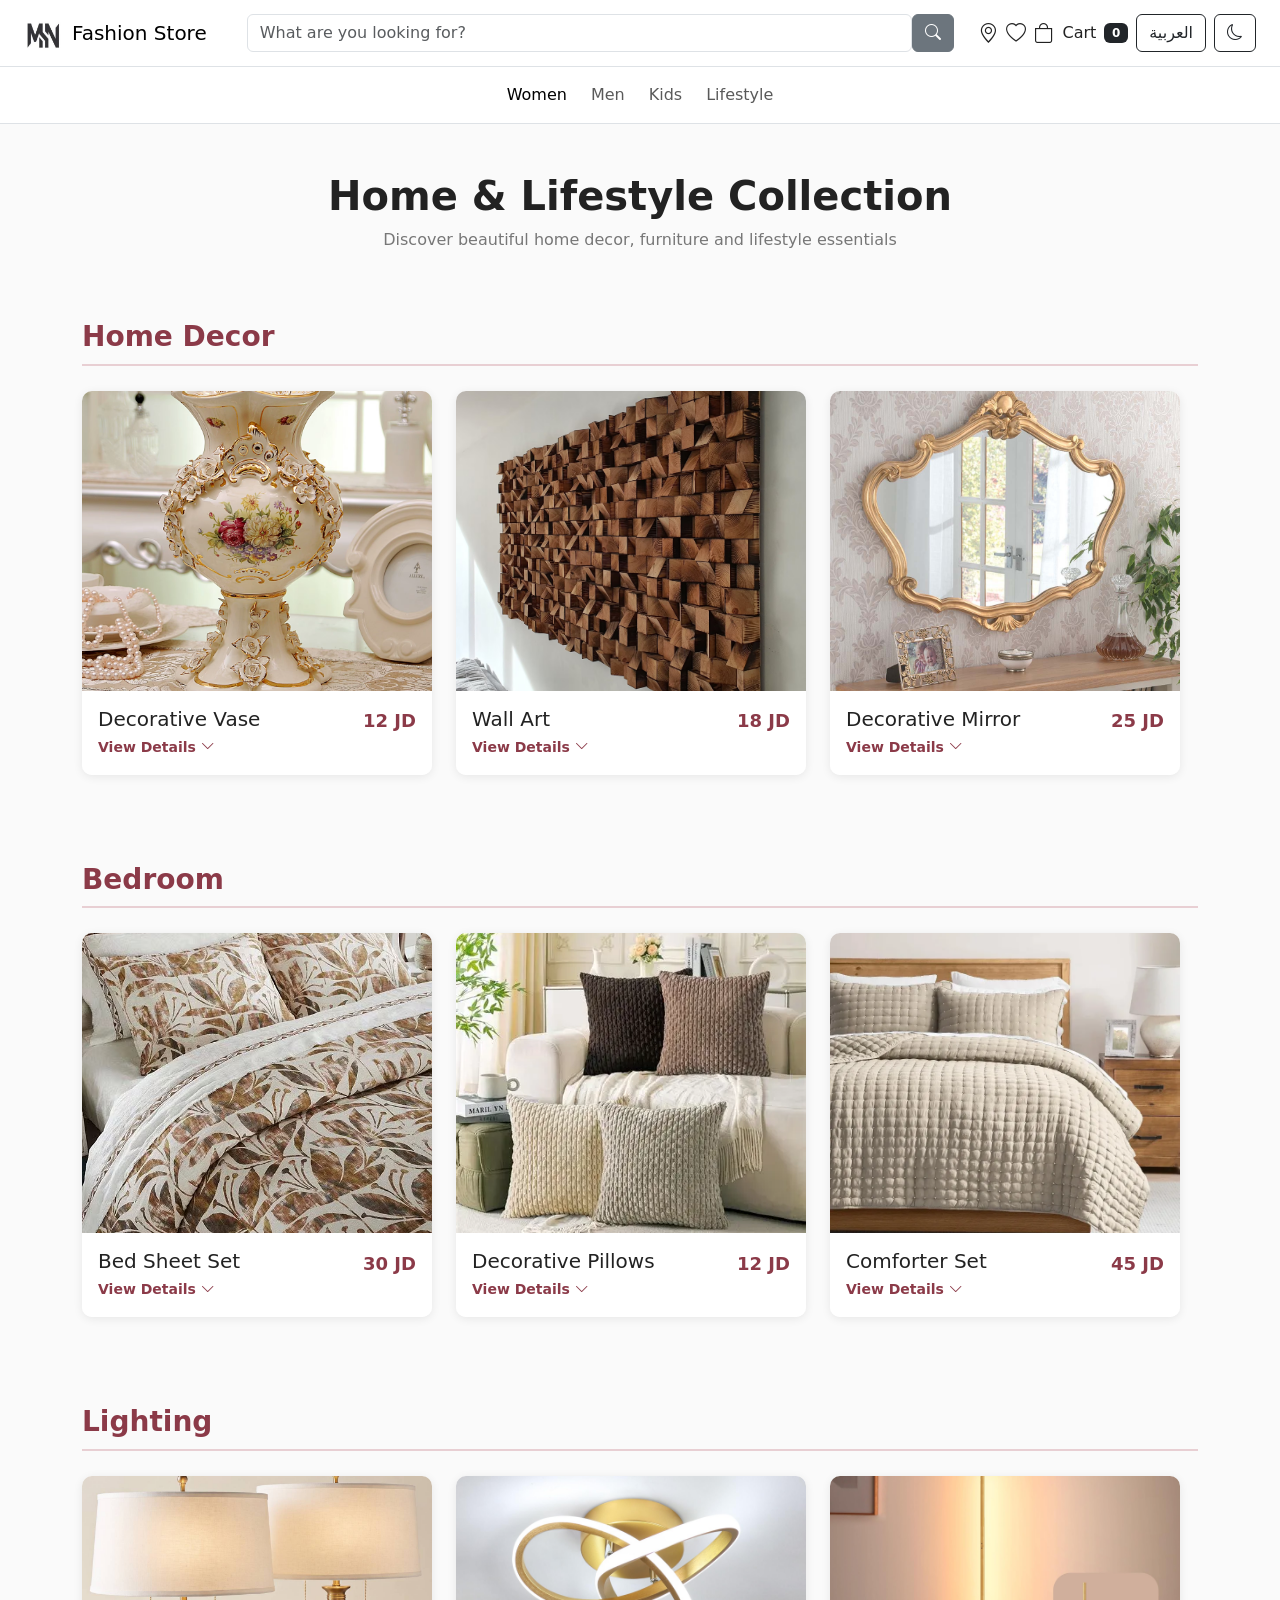
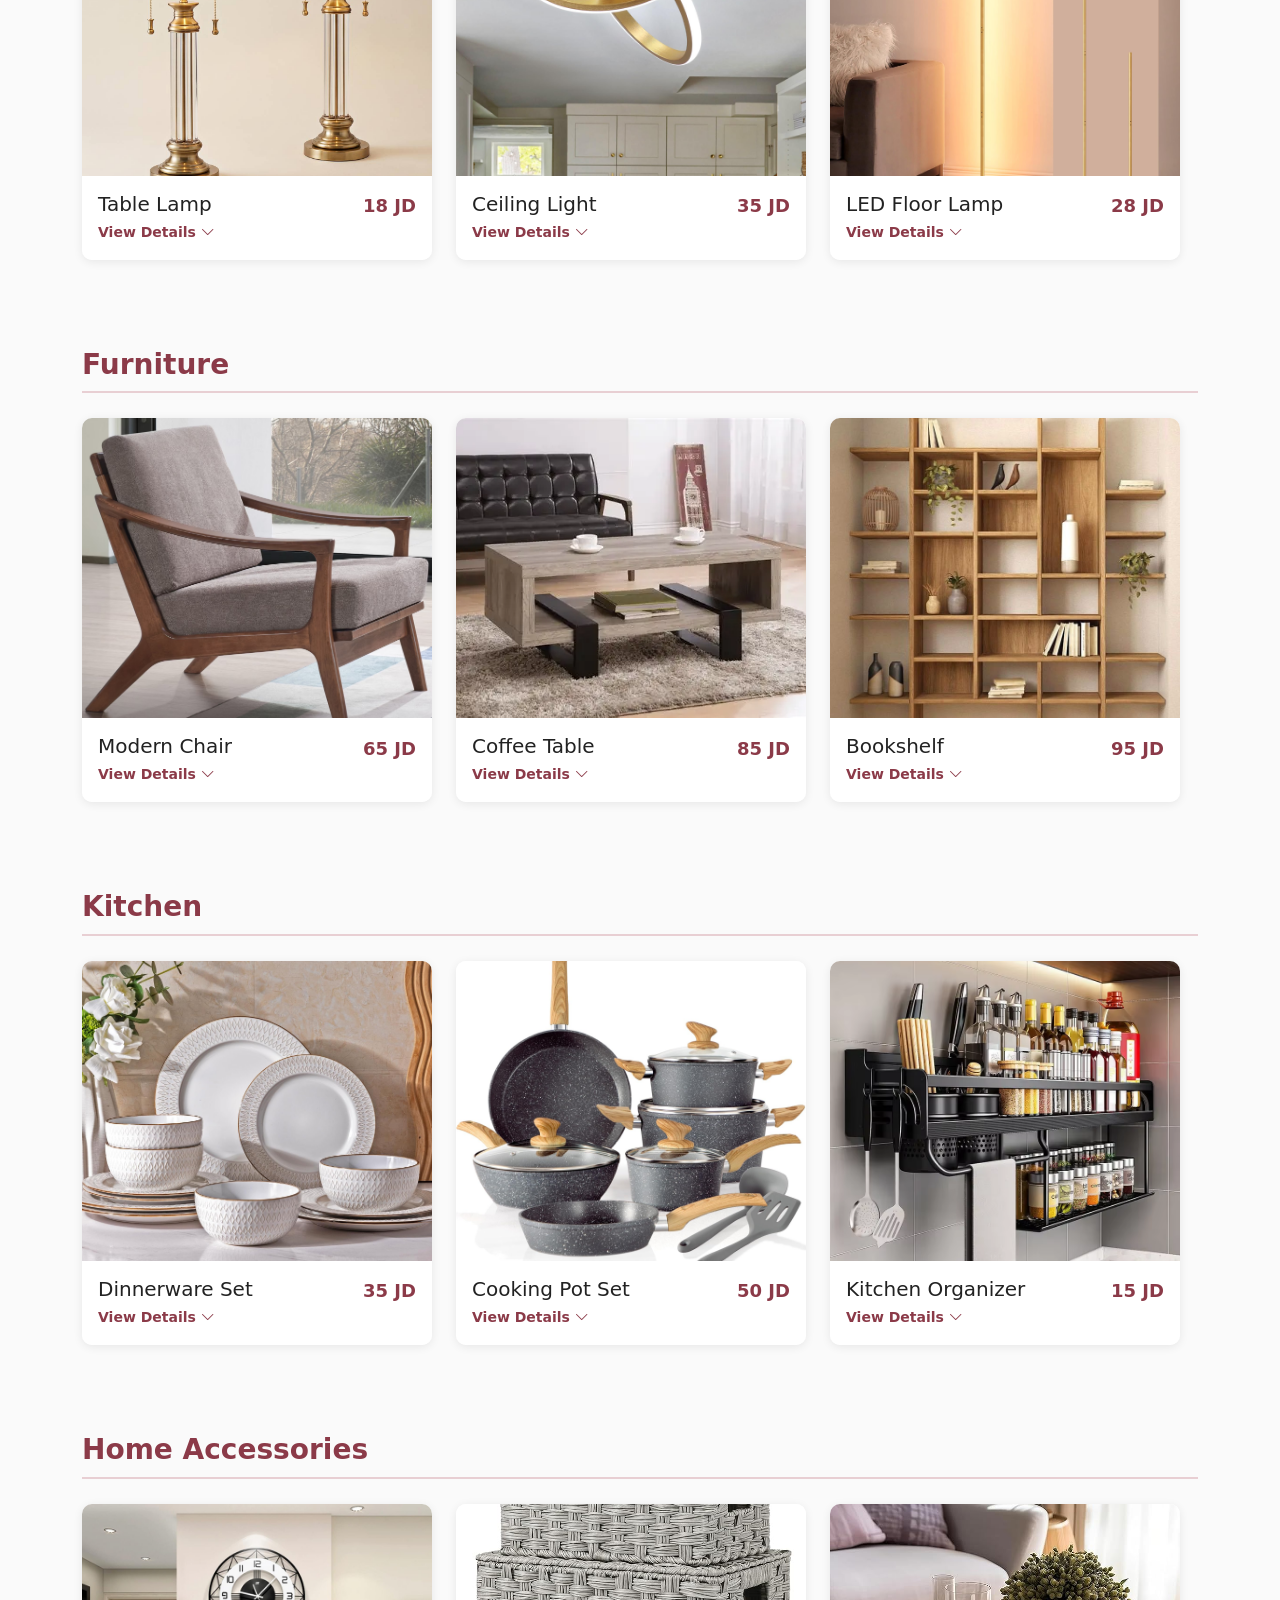
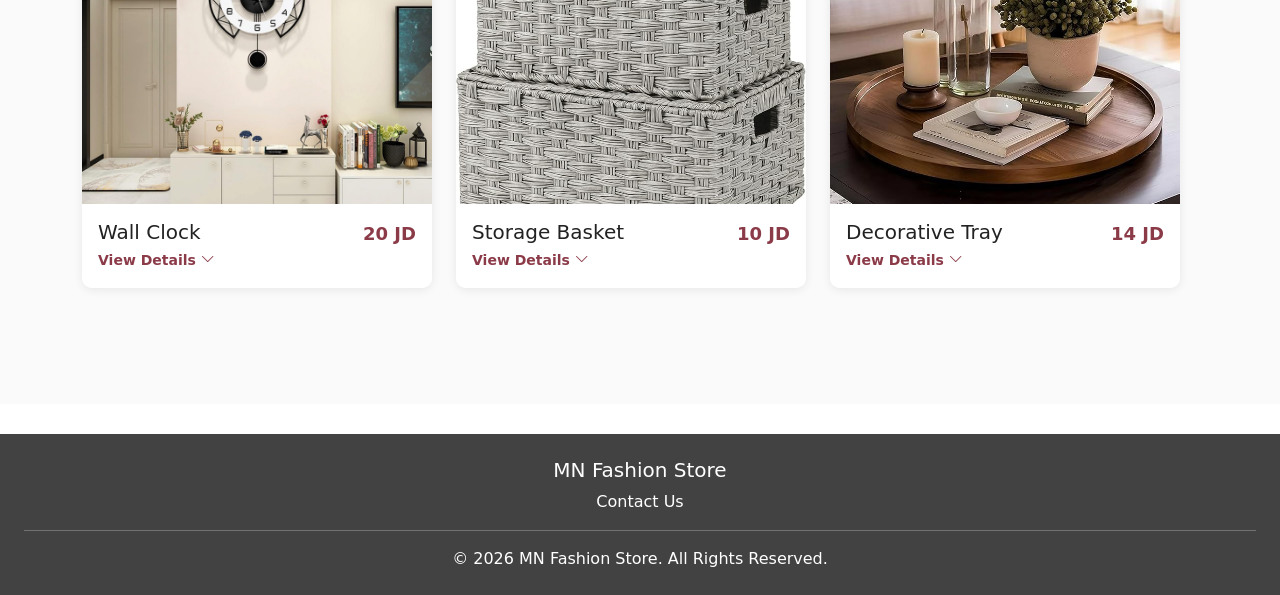
<file: html/lifestyle.html>
<!DOCTYPE html>
<html lang="en" dir="ltr">

<head>
    <meta charset="UTF-8">
    <meta name="viewport" content="width=device-width, initial-scale=1.0">
    <title>MN Store - Men</title>
    <link rel="stylesheet" href="https://cdn.jsdelivr.net/npm/bootstrap@5.3.8/dist/css/bootstrap.min.css">
    <link rel="stylesheet" href="https://cdn.jsdelivr.net/npm/bootstrap-icons@1.13.1/font/bootstrap-icons.min.css">
    <link rel="stylesheet" href="../css/lifestyle.css">
</head>

<body>

    <header>
        <nav class="navbar navbar-expand-lg bg-white border-bottom">
            <div class="container-fluid px-3 px-lg-4">
                <a class="navbar-brand d-flex align-items-center" href="index.html">
                    <img src="../image/logo.jpeg" width="40" height="40" class="me-2" alt="MN Logo">
                    <span data-en="Fashion Store" data-ar="متجر الأزياء">Fashion Store</span>
                </a>
                <button class="navbar-toggler" type="button" data-bs-toggle="collapse" data-bs-target="#mainNavbar">
                    <span class="navbar-toggler-icon"></span>
                </button>
                <div class="collapse navbar-collapse" id="mainNavbar">
                    <form class="d-flex mx-lg-4 my-3 my-lg-0 flex-grow-1">
                        <input class="form-control" type="search" placeholder="What are you looking for?">
                        <button class="btn btn-secondary" type="submit">
                            <i class="bi bi-search"></i>
                        </button>
                    </form>
                    <div class="d-flex align-items-center flex-wrap gap-2">
                        <a href="https://www.google.com/maps/search/?api=1&query=Longnan%2C+Gansu%2C+China"
                            class="nav-link" target="_blank">
                            <i class="bi bi-geo-alt fs-5"></i>
                        </a>
                        <a href="wishlist.html" class="nav-link">
                            <i class="bi bi-heart fs-5"></i>
                        </a>
                        <a href="cart.html" class="nav-link d-flex align-items-center">
                            <i class="bi bi-bag fs-5 me-2"></i>
                            <span>Cart</span>
                            <span id="cartCount" class="badge bg-dark ms-2">0</span>
                        </a>
                        <button class="btn btn-outline-dark" id="langBtn">العربية</button>
                        <button class="btn btn-outline-dark" id="themeBtn">
                            <i class="bi bi-moon"></i>
                        </button>
                    </div>
                </div>
            </div>
        </nav>

        <nav class="navbar bg-white border-bottom">
            <div class="container-fluid justify-content-center">
                <ul class="navbar-nav flex-row flex-wrap justify-content-center gap-3 gap-md-4">
                    <li class="nav-item"><a class="nav-link active" href="women.html">Women</a></li>
                    <li class="nav-item"><a class="nav-link" href="men.html">Men</a></li>
                    <li class="nav-item"><a class="nav-link" href="kids.html">Kids</a></li>
                    <li class="nav-item"><a class="nav-link" href="lifestyle.html">Lifestyle</a></li>
                </ul>
            </div>
        </nav>
    </header>

    <section class="lifestyle-section py-5">
        <div class="container">

            <div class="text-center mb-5">
                <h1 data-en="Home & Lifestyle Collection" data-ar="مجموعة المنزل والديكور">
                    Home & Lifestyle Collection
                </h1>

                <p data-en="Discover beautiful home decor, furniture and lifestyle essentials"
                    data-ar="اكتشف أجمل ديكورات المنزل والأثاث والإكسسوارات المنزلية">
                    Discover beautiful home decor, furniture and lifestyle essentials
                </p>
            </div>

            <!-- Home Decor -->
            <section class="category-section mb-5">
                <h2 class="category-title">Home Decor</h2>
                <div class="products-flex">

                    <div class="product-item">
                        <div class="card product-card">
                            <button class="product-toggle" type="button" data-bs-toggle="collapse"
                                data-bs-target="#home1">
                                <img src="../image/h1.jpg" class="card-img-top product-image" alt="Decorative Vase">
                                <div class="card-body text-start">
                                    <div class="d-flex justify-content-between align-items-center">
                                        <h5 class="card-title mb-1">Decorative Vase</h5>
                                        <span class="product-price">12 JD</span>
                                    </div>
                                    <span class="details-text">View Details <i class="bi bi-chevron-down"></i></span>
                                </div>
                            </button>
                            <div class="collapse" id="home1">
                                <div class="product-details">
                                    <h6>Product Description</h6>
                                    <p>Elegant decorative vase for living rooms and tables.</p>
                                    <h6>Available Colors</h6>
                                    <div class="color-options">
                                        <button type="button" class="color-circle white" data-color="White"></button>
                                        <button type="button" class="color-circle beige" data-color="Beige"></button>
                                        <button type="button" class="color-circle brown" data-color="Brown"></button>
                                    </div>
                                    <p class="selected-color mt-3">Selected Color: <span>None</span></p>
                                    <p class="mt-3 mb-0"><strong>Price: 12 JD</strong></p>
                                    <button type="button" class="btn btn-dark w-100 mt-3 add-to-cart" data-id="home1"
                                        data-name="Decorative Vase" data-price="12" data-image="../image/h1.jpg">
                                        <i class="bi bi-cart-plus"></i> Add to Cart
                                    </button>
                                </div>
                            </div>
                        </div>
                    </div>

                    <div class="product-item">
                        <div class="card product-card">
                            <button class="product-toggle" type="button" data-bs-toggle="collapse"
                                data-bs-target="#home2">
                                <img src="../image/h2.jpg" class="card-img-top product-image" alt="Wall Art">
                                <div class="card-body text-start">
                                    <div class="d-flex justify-content-between align-items-center">
                                        <h5 class="card-title mb-1">Wall Art</h5>
                                        <span class="product-price">18 JD</span>
                                    </div>
                                    <span class="details-text">View Details <i class="bi bi-chevron-down"></i></span>
                                </div>
                            </button>
                            <div class="collapse" id="home2">
                                <div class="product-details">
                                    <h6>Product Description</h6>
                                    <p>Modern wall art to add beauty to your home.</p>
                                    <h6>Available Colors</h6>
                                    <div class="color-options">
                                        <button type="button" class="color-circle black" data-color="Black"></button>
                                        <button type="button" class="color-circle beige" data-color="Beige"></button>
                                    </div>
                                    <p class="selected-color mt-3">Selected Color: <span>None</span></p>
                                    <p class="mt-3 mb-0"><strong>Price: 18 JD</strong></p>
                                    <button type="button" class="btn btn-dark w-100 mt-3 add-to-cart" data-id="home2"
                                        data-name="Wall Art" data-price="18" data-image="../image/h2.jpg">
                                        <i class="bi bi-cart-plus"></i> Add to Cart
                                    </button>
                                </div>
                            </div>
                        </div>
                    </div>

                    <div class="product-item">
                        <div class="card product-card">
                            <button class="product-toggle" type="button" data-bs-toggle="collapse"
                                data-bs-target="#home3">
                                <img src="../image/h3.jpg" class="card-img-top product-image" alt="Decorative Mirror">
                                <div class="card-body text-start">
                                    <div class="d-flex justify-content-between align-items-center">
                                        <h5 class="card-title mb-1">Decorative Mirror</h5>
                                        <span class="product-price">25 JD</span>
                                    </div>
                                    <span class="details-text">View Details <i class="bi bi-chevron-down"></i></span>
                                </div>
                            </button>
                            <div class="collapse" id="home3">
                                <div class="product-details">
                                    <h6>Product Description</h6>
                                    <p>Stylish decorative mirror for a modern home.</p>
                                    <h6>Available Colors</h6>
                                    <div class="color-options">
                                        <button type="button" class="color-circle gold" data-color="Gold"></button>
                                        <button type="button" class="color-circle silver" data-color="Silver"></button>
                                    </div>
                                    <p class="selected-color mt-3">Selected Color: <span>None</span></p>
                                    <p class="mt-3 mb-0"><strong>Price: 25 JD</strong></p>
                                    <button type="button" class="btn btn-dark w-100 mt-3 add-to-cart" data-id="home3"
                                        data-name="Decorative Mirror" data-price="25" data-image="../image/h3.jpg">
                                        <i class="bi bi-cart-plus"></i> Add to Cart
                                    </button>
                                </div>
                            </div>
                        </div>
                    </div>

                </div>
            </section>


            <!-- Bedroom -->
            <section class="category-section mb-5">
                <h2 class="category-title">Bedroom</h2>
                <div class="products-flex">

                    <div class="product-item">
                        <div class="card product-card">
                            <button class="product-toggle" type="button" data-bs-toggle="collapse"
                                data-bs-target="#bed1">
                                <img src="../image/h4.jpg" class="card-img-top product-image" alt="Bed Sheet Set">
                                <div class="card-body text-start">
                                    <div class="d-flex justify-content-between align-items-center">
                                        <h5 class="card-title mb-1">Bed Sheet Set</h5>
                                        <span class="product-price">30 JD</span>
                                    </div>
                                    <span class="details-text">View Details <i class="bi bi-chevron-down"></i></span>
                                </div>
                            </button>
                            <div class="collapse" id="bed1">
                                <div class="product-details">
                                    <h6>Product Description</h6>
                                    <p>Soft and comfortable bed sheet set for everyday use.</p>
                                    <h6>Available Sizes</h6>
                                    <div class="mb-3 size-options">
                                        <button type="button" class="size-option">Single</button>
                                        <button type="button" class="size-option">Double</button>
                                        <button type="button" class="size-option">King</button>
                                    </div>
                                    <h6>Available Colors</h6>
                                    <div class="color-options">
                                        <button type="button" class="color-circle white" data-color="White"></button>
                                        <button type="button" class="color-circle beige" data-color="Beige"></button>
                                        <button type="button" class="color-circle gray" data-color="Gray"></button>
                                    </div>
                                    <p class="selected-color mt-3">Selected Color: <span>None</span></p>
                                    <p class="selected-size">Selected Size: <span>None</span></p>
                                    <p class="mt-3 mb-0"><strong>Price: 30 JD</strong></p>
                                    <button type="button" class="btn btn-dark w-100 mt-3 add-to-cart" data-id="bed1"
                                        data-name="Bed Sheet Set" data-price="30" data-image="../image/h4.jpg">
                                        <i class="bi bi-cart-plus"></i> Add to Cart
                                    </button>
                                </div>
                            </div>
                        </div>
                    </div>

                    <div class="product-item">
                        <div class="card product-card">
                            <button class="product-toggle" type="button" data-bs-toggle="collapse"
                                data-bs-target="#bed2">
                                <img src="../image/h5.jpg" class="card-img-top product-image" alt="Decorative Pillows">
                                <div class="card-body text-start">
                                    <div class="d-flex justify-content-between align-items-center">
                                        <h5 class="card-title mb-1">Decorative Pillows</h5>
                                        <span class="product-price">12 JD</span>
                                    </div>
                                    <span class="details-text">View Details <i class="bi bi-chevron-down"></i></span>
                                </div>
                            </button>
                            <div class="collapse" id="bed2">
                                <div class="product-details">
                                    <h6>Product Description</h6>
                                    <p>Beautiful soft pillows for bedroom decoration.</p>
                                    <h6>Available Colors</h6>
                                    <div class="color-options">
                                        <button type="button" class="color-circle beige" data-color="Beige"></button>
                                        <button type="button" class="color-circle pink" data-color="Pink"></button>
                                        <button type="button" class="color-circle gray" data-color="Gray"></button>
                                    </div>
                                    <p class="selected-color mt-3">Selected Color: <span>None</span></p>
                                    <p class="mt-3 mb-0"><strong>Price: 12 JD</strong></p>
                                    <button type="button" class="btn btn-dark w-100 mt-3 add-to-cart" data-id="bed2"
                                        data-name="Decorative Pillows" data-price="12" data-image="../image/h5.jpg">
                                        <i class="bi bi-cart-plus"></i> Add to Cart
                                    </button>
                                </div>
                            </div>
                        </div>
                    </div>

                    <div class="product-item">
                        <div class="card product-card">
                            <button class="product-toggle" type="button" data-bs-toggle="collapse"
                                data-bs-target="#bed3">
                                <img src="../image/h6.jpg" class="card-img-top product-image" alt="Comforter Set">
                                <div class="card-body text-start">
                                    <div class="d-flex justify-content-between align-items-center">
                                        <h5 class="card-title mb-1">Comforter Set</h5>
                                        <span class="product-price">45 JD</span>
                                    </div>
                                    <span class="details-text">View Details <i class="bi bi-chevron-down"></i></span>
                                </div>
                            </button>
                            <div class="collapse" id="bed3">
                                <div class="product-details">
                                    <h6>Product Description</h6>
                                    <p>Comfortable and elegant comforter set for your bedroom.</p>
                                    <h6>Available Sizes</h6>
                                    <div class="mb-3 size-options">
                                        <button type="button" class="size-option">Single</button>
                                        <button type="button" class="size-option">Double</button>
                                        <button type="button" class="size-option">King</button>
                                    </div>
                                    <h6>Available Colors</h6>
                                    <div class="color-options">
                                        <button type="button" class="color-circle white" data-color="White"></button>
                                        <button type="button" class="color-circle brown" data-color="Brown"></button>
                                    </div>
                                    <p class="selected-color mt-3">Selected Color: <span>None</span></p>
                                    <p class="selected-size">Selected Size: <span>None</span></p>
                                    <p class="mt-3 mb-0"><strong>Price: 45 JD</strong></p>
                                    <button type="button" class="btn btn-dark w-100 mt-3 add-to-cart" data-id="bed3"
                                        data-name="Comforter Set" data-price="45" data-image="../image/h6.jpg">
                                        <i class="bi bi-cart-plus"></i> Add to Cart
                                    </button>
                                </div>
                            </div>
                        </div>
                    </div>

                </div>
            </section>


            <!-- Lighting -->
            <section class="category-section mb-5">
                <h2 class="category-title">Lighting</h2>
                <div class="products-flex">

                    <div class="product-item">
                        <div class="card product-card">
                            <button class="product-toggle" type="button" data-bs-toggle="collapse"
                                data-bs-target="#light1">
                                <img src="../image/h7.jpg" class="card-img-top product-image" alt="Table Lamp">
                                <div class="card-body text-start">
                                    <div class="d-flex justify-content-between align-items-center">
                                        <h5 class="card-title mb-1">Table Lamp</h5>
                                        <span class="product-price">18 JD</span>
                                    </div>
                                    <span class="details-text">View Details <i class="bi bi-chevron-down"></i></span>
                                </div>
                            </button>
                            <div class="collapse" id="light1">
                                <div class="product-details">
                                    <h6>Product Description</h6>
                                    <p>Modern table lamp for bedrooms and living rooms.</p>
                                    <h6>Available Colors</h6>
                                    <div class="color-options">
                                        <button type="button" class="color-circle white" data-color="White"></button>
                                        <button type="button" class="color-circle black" data-color="Black"></button>
                                        <button type="button" class="color-circle gold" data-color="Gold"></button>
                                    </div>
                                    <p class="selected-color mt-3">Selected Color: <span>None</span></p>
                                    <p class="mt-3 mb-0"><strong>Price: 18 JD</strong></p>
                                    <button type="button" class="btn btn-dark w-100 mt-3 add-to-cart" data-id="light1"
                                        data-name="Table Lamp" data-price="18" data-image="../image/h7.jpg">
                                        <i class="bi bi-cart-plus"></i> Add to Cart
                                    </button>
                                </div>
                            </div>
                        </div>
                    </div>

                    <div class="product-item">
                        <div class="card product-card">
                            <button class="product-toggle" type="button" data-bs-toggle="collapse"
                                data-bs-target="#light2">
                                <img src="../image/h8.jpg" class="card-img-top product-image" alt="Ceiling Light">
                                <div class="card-body text-start">
                                    <div class="d-flex justify-content-between align-items-center">
                                        <h5 class="card-title mb-1">Ceiling Light</h5>
                                        <span class="product-price">35 JD</span>
                                    </div>
                                    <span class="details-text">View Details <i class="bi bi-chevron-down"></i></span>
                                </div>
                            </button>
                            <div class="collapse" id="light2">
                                <div class="product-details">
                                    <h6>Product Description</h6>
                                    <p>Elegant ceiling light with a modern design.</p>
                                    <h6>Available Colors</h6>
                                    <div class="color-options">
                                        <button type="button" class="color-circle gold" data-color="Gold"></button>
                                        <button type="button" class="color-circle black" data-color="Black"></button>
                                    </div>
                                    <p class="selected-color mt-3">Selected Color: <span>None</span></p>
                                    <p class="mt-3 mb-0"><strong>Price: 35 JD</strong></p>
                                    <button type="button" class="btn btn-dark w-100 mt-3 add-to-cart" data-id="light2"
                                        data-name="Ceiling Light" data-price="35" data-image="../image/h8.jpg">
                                        <i class="bi bi-cart-plus"></i> Add to Cart
                                    </button>
                                </div>
                            </div>
                        </div>
                    </div>

                    <div class="product-item">
                        <div class="card product-card">
                            <button class="product-toggle" type="button" data-bs-toggle="collapse"
                                data-bs-target="#light3">
                                <img src="../image/h9.jpg" class="card-img-top product-image" alt="LED Floor Lamp">
                                <div class="card-body text-start">
                                    <div class="d-flex justify-content-between align-items-center">
                                        <h5 class="card-title mb-1">LED Floor Lamp</h5>
                                        <span class="product-price">28 JD</span>
                                    </div>
                                    <span class="details-text">View Details <i class="bi bi-chevron-down"></i></span>
                                </div>
                            </button>
                            <div class="collapse" id="light3">
                                <div class="product-details">
                                    <h6>Product Description</h6>
                                    <p>Stylish floor lamp that creates a warm atmosphere.</p>
                                    <h6>Available Colors</h6>
                                    <div class="color-options">
                                        <button type="button" class="color-circle black" data-color="Black"></button>
                                        <button type="button" class="color-circle white" data-color="White"></button>
                                    </div>
                                    <p class="selected-color mt-3">Selected Color: <span>None</span></p>
                                    <p class="mt-3 mb-0"><strong>Price: 28 JD</strong></p>
                                    <button type="button" class="btn btn-dark w-100 mt-3 add-to-cart" data-id="light3"
                                        data-name="LED Floor Lamp" data-price="28" data-image="../image/h9.jpg">
                                        <i class="bi bi-cart-plus"></i> Add to Cart
                                    </button>
                                </div>
                            </div>
                        </div>
                    </div>

                </div>
            </section>


            <!-- Furniture -->
            <section class="category-section mb-5">
                <h2 class="category-title">Furniture</h2>
                <div class="products-flex">

                    <div class="product-item">
                        <div class="card product-card">
                            <button class="product-toggle" type="button" data-bs-toggle="collapse"
                                data-bs-target="#furniture1">
                                <img src="../image/h10.jpg" class="card-img-top product-image" alt="Modern Chair">
                                <div class="card-body text-start">
                                    <div class="d-flex justify-content-between align-items-center">
                                        <h5 class="card-title mb-1">Modern Chair</h5>
                                        <span class="product-price">65 JD</span>
                                    </div>
                                    <span class="details-text">View Details <i class="bi bi-chevron-down"></i></span>
                                </div>
                            </button>
                            <div class="collapse" id="furniture1">
                                <div class="product-details">
                                    <h6>Product Description</h6>
                                    <p>Comfortable modern chair for your home.</p>
                                    <h6>Available Colors</h6>
                                    <div class="color-options">
                                        <button type="button" class="color-circle beige" data-color="Beige"></button>
                                        <button type="button" class="color-circle gray" data-color="Gray"></button>
                                        <button type="button" class="color-circle black" data-color="Black"></button>
                                    </div>
                                    <p class="selected-color mt-3">Selected Color: <span>None</span></p>
                                    <p class="mt-3 mb-0"><strong>Price: 65 JD</strong></p>
                                    <button type="button" class="btn btn-dark w-100 mt-3 add-to-cart"
                                        data-id="furniture1" data-name="Modern Chair" data-price="65"
                                        data-image="../image/h10.jpg">
                                        <i class="bi bi-cart-plus"></i> Add to Cart
                                    </button>
                                </div>
                            </div>
                        </div>
                    </div>

                    <div class="product-item">
                        <div class="card product-card">
                            <button class="product-toggle" type="button" data-bs-toggle="collapse"
                                data-bs-target="#furniture2">
                                <img src="../image/h11.jpg" class="card-img-top product-image" alt="Coffee Table">
                                <div class="card-body text-start">
                                    <div class="d-flex justify-content-between align-items-center">
                                        <h5 class="card-title mb-1">Coffee Table</h5>
                                        <span class="product-price">85 JD</span>
                                    </div>
                                    <span class="details-text">View Details <i class="bi bi-chevron-down"></i></span>
                                </div>
                            </button>
                            <div class="collapse" id="furniture2">
                                <div class="product-details">
                                    <h6>Product Description</h6>
                                    <p>Elegant coffee table for your living room.</p>
                                    <h6>Available Colors</h6>
                                    <div class="color-options">
                                        <button type="button" class="color-circle brown" data-color="Brown"></button>
                                        <button type="button" class="color-circle black" data-color="Black"></button>
                                    </div>
                                    <p class="selected-color mt-3">Selected Color: <span>None</span></p>
                                    <p class="mt-3 mb-0"><strong>Price: 85 JD</strong></p>
                                    <button type="button" class="btn btn-dark w-100 mt-3 add-to-cart"
                                        data-id="furniture2" data-name="Coffee Table" data-price="85"
                                        data-image="../image/h11.jpg">
                                        <i class="bi bi-cart-plus"></i> Add to Cart
                                    </button>
                                </div>
                            </div>
                        </div>
                    </div>

                    <div class="product-item">
                        <div class="card product-card">
                            <button class="product-toggle" type="button" data-bs-toggle="collapse"
                                data-bs-target="#furniture3">
                                <img src="../image/h12.jpg" class="card-img-top product-image" alt="Bookshelf">
                                <div class="card-body text-start">
                                    <div class="d-flex justify-content-between align-items-center">
                                        <h5 class="card-title mb-1">Bookshelf</h5>
                                        <span class="product-price">95 JD</span>
                                    </div>
                                    <span class="details-text">View Details <i class="bi bi-chevron-down"></i></span>
                                </div>
                            </button>
                            <div class="collapse" id="furniture3">
                                <div class="product-details">
                                    <h6>Product Description</h6>
                                    <p>Practical bookshelf with a simple modern design.</p>
                                    <h6>Available Colors</h6>
                                    <div class="color-options">
                                        <button type="button" class="color-circle brown" data-color="Brown"></button>
                                        <button type="button" class="color-circle white" data-color="White"></button>
                                    </div>
                                    <p class="selected-color mt-3">Selected Color: <span>None</span></p>
                                    <p class="mt-3 mb-0"><strong>Price: 95 JD</strong></p>
                                    <button type="button" class="btn btn-dark w-100 mt-3 add-to-cart"
                                        data-id="furniture3" data-name="Bookshelf" data-price="95"
                                        data-image="../image/h12.jpg">
                                        <i class="bi bi-cart-plus"></i> Add to Cart
                                    </button>
                                </div>
                            </div>
                        </div>
                    </div>

                </div>
            </section>


            <!-- Kitchen -->
            <section class="category-section mb-5">
                <h2 class="category-title">Kitchen</h2>
                <div class="products-flex">

                    <div class="product-item">
                        <div class="card product-card">
                            <button class="product-toggle" type="button" data-bs-toggle="collapse"
                                data-bs-target="#kitchen1">
                                <img src="../image/h13.jpg" class="card-img-top product-image" alt="Dinnerware Set">
                                <div class="card-body text-start">
                                    <div class="d-flex justify-content-between align-items-center">
                                        <h5 class="card-title mb-1">Dinnerware Set</h5>
                                        <span class="product-price">35 JD</span>
                                    </div>
                                    <span class="details-text">View Details <i class="bi bi-chevron-down"></i></span>
                                </div>
                            </button>
                            <div class="collapse" id="kitchen1">
                                <div class="product-details">
                                    <h6>Product Description</h6>
                                    <p>Elegant dinnerware set for family meals and special occasions.</p>
                                    <h6>Available Colors</h6>
                                    <div class="color-options">
                                        <button type="button" class="color-circle white" data-color="White"></button>
                                        <button type="button" class="color-circle beige" data-color="Beige"></button>
                                    </div>
                                    <p class="selected-color mt-3">Selected Color: <span>None</span></p>
                                    <p class="mt-3 mb-0"><strong>Price: 35 JD</strong></p>
                                    <button type="button" class="btn btn-dark w-100 mt-3 add-to-cart" data-id="kitchen1"
                                        data-name="Dinnerware Set" data-price="35" data-image="../image/h13.jpg">
                                        <i class="bi bi-cart-plus"></i> Add to Cart
                                    </button>
                                </div>
                            </div>
                        </div>
                    </div>

                    <div class="product-item">
                        <div class="card product-card">
                            <button class="product-toggle" type="button" data-bs-toggle="collapse"
                                data-bs-target="#kitchen2">
                                <img src="../image/h14.jpg" class="card-img-top product-image" alt="Cooking Pot Set">
                                <div class="card-body text-start">
                                    <div class="d-flex justify-content-between align-items-center">
                                        <h5 class="card-title mb-1">Cooking Pot Set</h5>
                                        <span class="product-price">50 JD</span>
                                    </div>
                                    <span class="details-text">View Details <i class="bi bi-chevron-down"></i></span>
                                </div>
                            </button>
                            <div class="collapse" id="kitchen2">
                                <div class="product-details">
                                    <h6>Product Description</h6>
                                    <p>Practical cooking pot set for everyday kitchen use.</p>
                                    <h6>Available Colors</h6>
                                    <div class="color-options">
                                        <button type="button" class="color-circle black" data-color="Black"></button>
                                        <button type="button" class="color-circle silver" data-color="Silver"></button>
                                    </div>
                                    <p class="selected-color mt-3">Selected Color: <span>None</span></p>
                                    <p class="mt-3 mb-0"><strong>Price: 50 JD</strong></p>
                                    <button type="button" class="btn btn-dark w-100 mt-3 add-to-cart" data-id="kitchen2"
                                        data-name="Cooking Pot Set" data-price="50" data-image="../image/h14.jpg">
                                        <i class="bi bi-cart-plus"></i> Add to Cart
                                    </button>
                                </div>
                            </div>
                        </div>
                    </div>

                    <div class="product-item">
                        <div class="card product-card">
                            <button class="product-toggle" type="button" data-bs-toggle="collapse"
                                data-bs-target="#kitchen3">
                                <img src="../image/h15.jpg" class="card-img-top product-image" alt="Kitchen Organizer">
                                <div class="card-body text-start">
                                    <div class="d-flex justify-content-between align-items-center">
                                        <h5 class="card-title mb-1">Kitchen Organizer</h5>
                                        <span class="product-price">15 JD</span>
                                    </div>
                                    <span class="details-text">View Details <i class="bi bi-chevron-down"></i></span>
                                </div>
                            </button>
                            <div class="collapse" id="kitchen3">
                                <div class="product-details">
                                    <h6>Product Description</h6>
                                    <p>Useful organizer to keep your kitchen neat and tidy.</p>
                                    <h6>Available Colors</h6>
                                    <div class="color-options">
                                        <button type="button" class="color-circle white" data-color="White"></button>
                                        <button type="button" class="color-circle gray" data-color="Gray"></button>
                                        <button type="button" class="color-circle black" data-color="Black"></button>
                                    </div>
                                    <p class="selected-color mt-3">Selected Color: <span>None</span></p>
                                    <p class="mt-3 mb-0"><strong>Price: 15 JD</strong></p>
                                    <button type="button" class="btn btn-dark w-100 mt-3 add-to-cart" data-id="kitchen3"
                                        data-name="Kitchen Organizer" data-price="15" data-image="../image/h15.jpg">
                                        <i class="bi bi-cart-plus"></i> Add to Cart
                                    </button>
                                </div>
                            </div>
                        </div>
                    </div>

                </div>
            </section>


            <!-- Home Accessories -->
            <section class="category-section mb-5">
                <h2 class="category-title">Home Accessories</h2>
                <div class="products-flex">

                    <div class="product-item">
                        <div class="card product-card">
                            <button class="product-toggle" type="button" data-bs-toggle="collapse"
                                data-bs-target="#accessory1">
                                <img src="../image/h16.jpg" class="card-img-top product-image" alt="Wall Clock">
                                <div class="card-body text-start">
                                    <div class="d-flex justify-content-between align-items-center">
                                        <h5 class="card-title mb-1">Wall Clock</h5>
                                        <span class="product-price">20 JD</span>
                                    </div>
                                    <span class="details-text">View Details <i class="bi bi-chevron-down"></i></span>
                                </div>
                            </button>
                            <div class="collapse" id="accessory1">
                                <div class="product-details">
                                    <h6>Product Description</h6>
                                    <p>Modern wall clock for your living room or bedroom.</p>
                                    <h6>Available Colors</h6>
                                    <div class="color-options">
                                        <button type="button" class="color-circle black" data-color="Black"></button>
                                        <button type="button" class="color-circle gold" data-color="Gold"></button>
                                        <button type="button" class="color-circle white" data-color="White"></button>
                                    </div>
                                    <p class="selected-color mt-3">Selected Color: <span>None</span></p>
                                    <p class="mt-3 mb-0"><strong>Price: 20 JD</strong></p>
                                    <button type="button" class="btn btn-dark w-100 mt-3 add-to-cart"
                                        data-id="accessory1" data-name="Wall Clock" data-price="20"
                                        data-image="../image/h16.jpg">
                                        <i class="bi bi-cart-plus"></i> Add to Cart
                                    </button>
                                </div>
                            </div>
                        </div>
                    </div>

                    <div class="product-item">
                        <div class="card product-card">
                            <button class="product-toggle" type="button" data-bs-toggle="collapse"
                                data-bs-target="#accessory2">
                                <img src="../image/h17.jpg" class="card-img-top product-image" alt="Storage Basket">
                                <div class="card-body text-start">
                                    <div class="d-flex justify-content-between align-items-center">
                                        <h5 class="card-title mb-1">Storage Basket</h5>
                                        <span class="product-price">10 JD</span>
                                    </div>
                                    <span class="details-text">View Details <i class="bi bi-chevron-down"></i></span>
                                </div>
                            </button>
                            <div class="collapse" id="accessory2">
                                <div class="product-details">
                                    <h6>Product Description</h6>
                                    <p>Stylish storage basket for organizing home essentials.</p>
                                    <h6>Available Colors</h6>
                                    <div class="color-options">
                                        <button type="button" class="color-circle beige" data-color="Beige"></button>
                                        <button type="button" class="color-circle brown" data-color="Brown"></button>
                                    </div>
                                    <p class="selected-color mt-3">Selected Color: <span>None</span></p>
                                    <p class="mt-3 mb-0"><strong>Price: 10 JD</strong></p>
                                    <button type="button" class="btn btn-dark w-100 mt-3 add-to-cart"
                                        data-id="accessory2" data-name="Storage Basket" data-price="10"
                                        data-image="../image/h17.jpg">
                                        <i class="bi bi-cart-plus"></i> Add to Cart
                                    </button>
                                </div>
                            </div>
                        </div>
                    </div>

                    <div class="product-item">
                        <div class="card product-card">
                            <button class="product-toggle" type="button" data-bs-toggle="collapse"
                                data-bs-target="#accessory3">
                                <img src="../image/h18.jpg" class="card-img-top product-image" alt="Decorative Tray">
                                <div class="card-body text-start">
                                    <div class="d-flex justify-content-between align-items-center">
                                        <h5 class="card-title mb-1">Decorative Tray</h5>
                                        <span class="product-price">14 JD</span>
                                    </div>
                                    <span class="details-text">View Details <i class="bi bi-chevron-down"></i></span>
                                </div>
                            </button>
                            <div class="collapse" id="accessory3">
                                <div class="product-details">
                                    <h6>Product Description</h6>
                                    <p>Elegant decorative tray for serving and home decoration.</p>
                                    <h6>Available Colors</h6>
                                    <div class="color-options">
                                        <button type="button" class="color-circle gold" data-color="Gold"></button>
                                        <button type="button" class="color-circle silver" data-color="Silver"></button>
                                        <button type="button" class="color-circle black" data-color="Black"></button>
                                    </div>
                                    <p class="selected-color mt-3">Selected Color: <span>None</span></p>
                                    <p class="mt-3 mb-0"><strong>Price: 14 JD</strong></p>
                                    <button type="button" class="btn btn-dark w-100 mt-3 add-to-cart"
                                        data-id="accessory3" data-name="Decorative Tray" data-price="14"
                                        data-image="../image/h18.jpg">
                                        <i class="bi bi-cart-plus"></i> Add to Cart
                                    </button>
                                </div>
                            </div>
                        </div>
                    </div>

                </div>
            </section>
        </div>
    </section>

    <footer class="main-footer text-center p-4">
        <h5>MN Fashion Store</h5>
        <div class="footer-links">
            <a href="contact.html">Contact Us</a>
        </div>
        <hr>
        <p class="mb-0">&copy; 2026 MN Fashion Store. All Rights Reserved.</p>
    </footer>

    <script src="https://cdn.jsdelivr.net/npm/bootstrap@5.3.8/dist/js/bootstrap.bundle.min.js"></script>
    <script src="../js/index.js"></script>
    <script src="../js/lifestyle.js"></script>

</body>

</html>
</file>
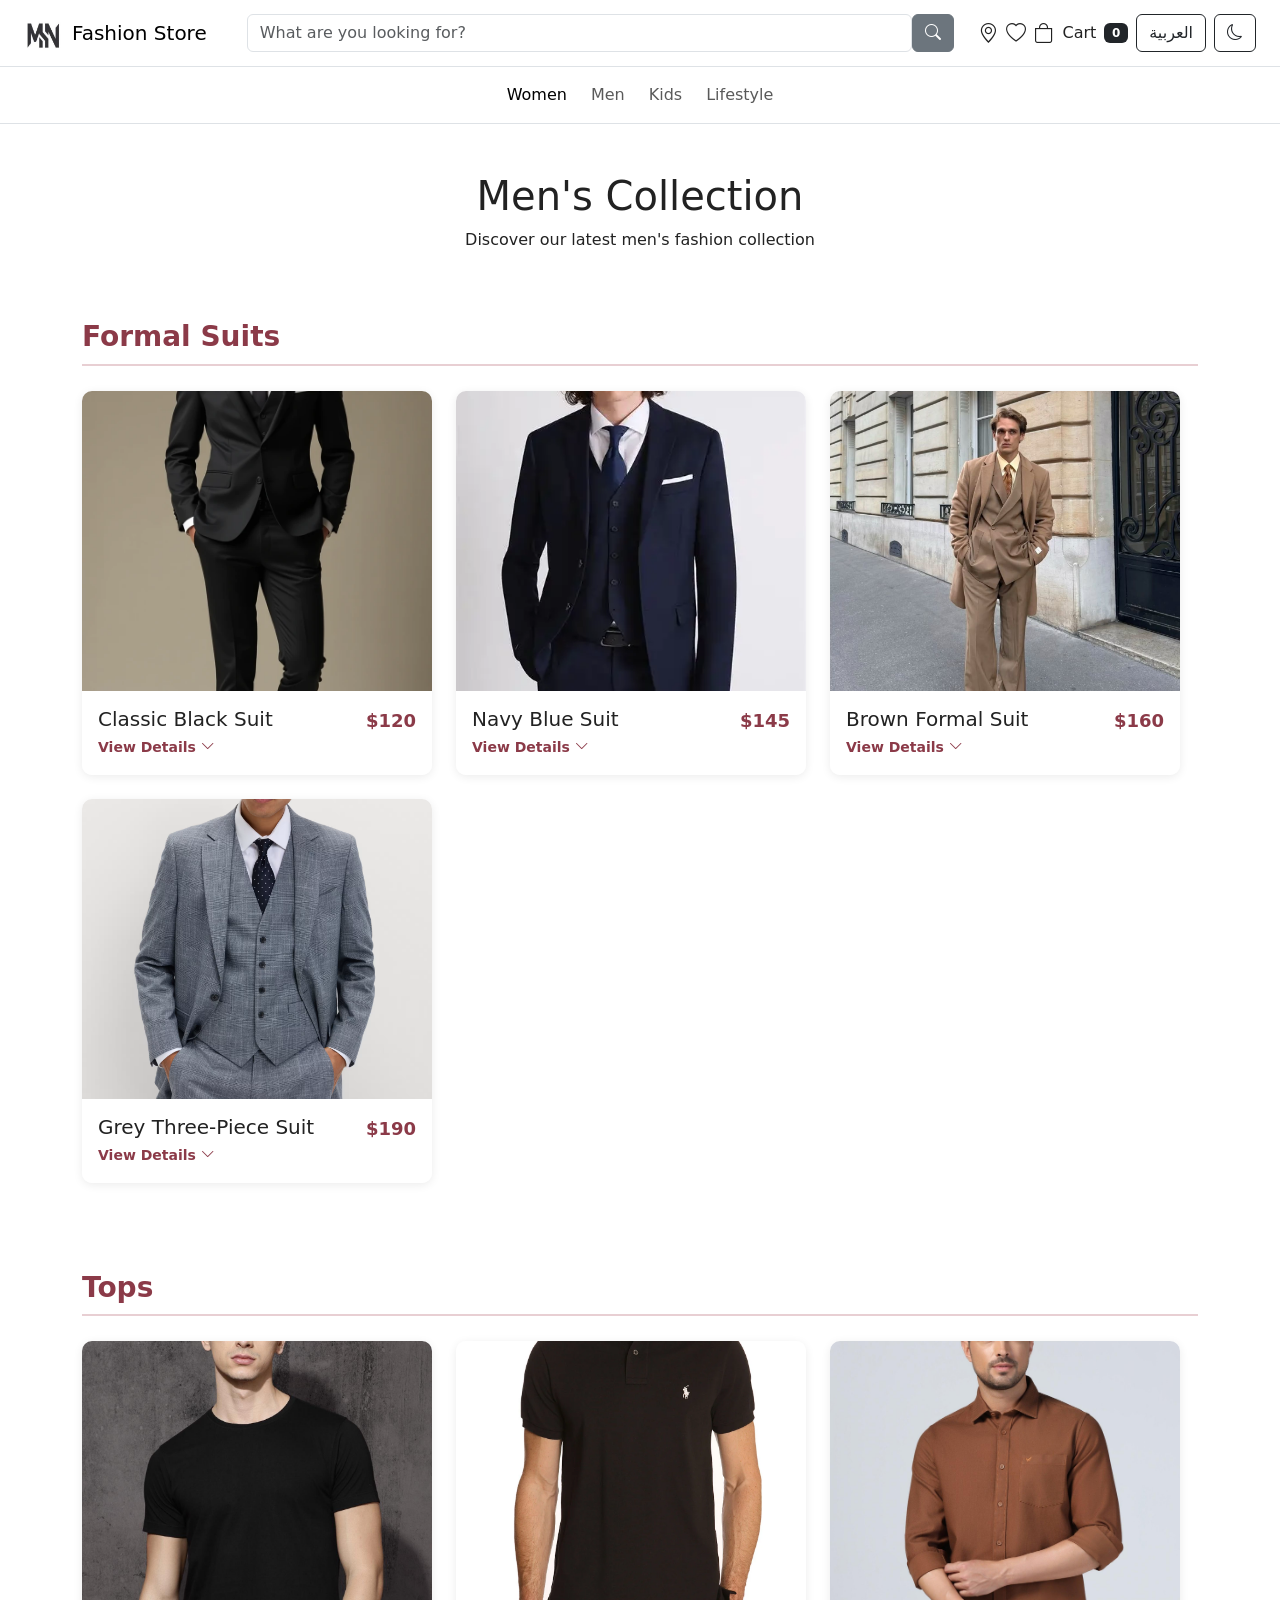
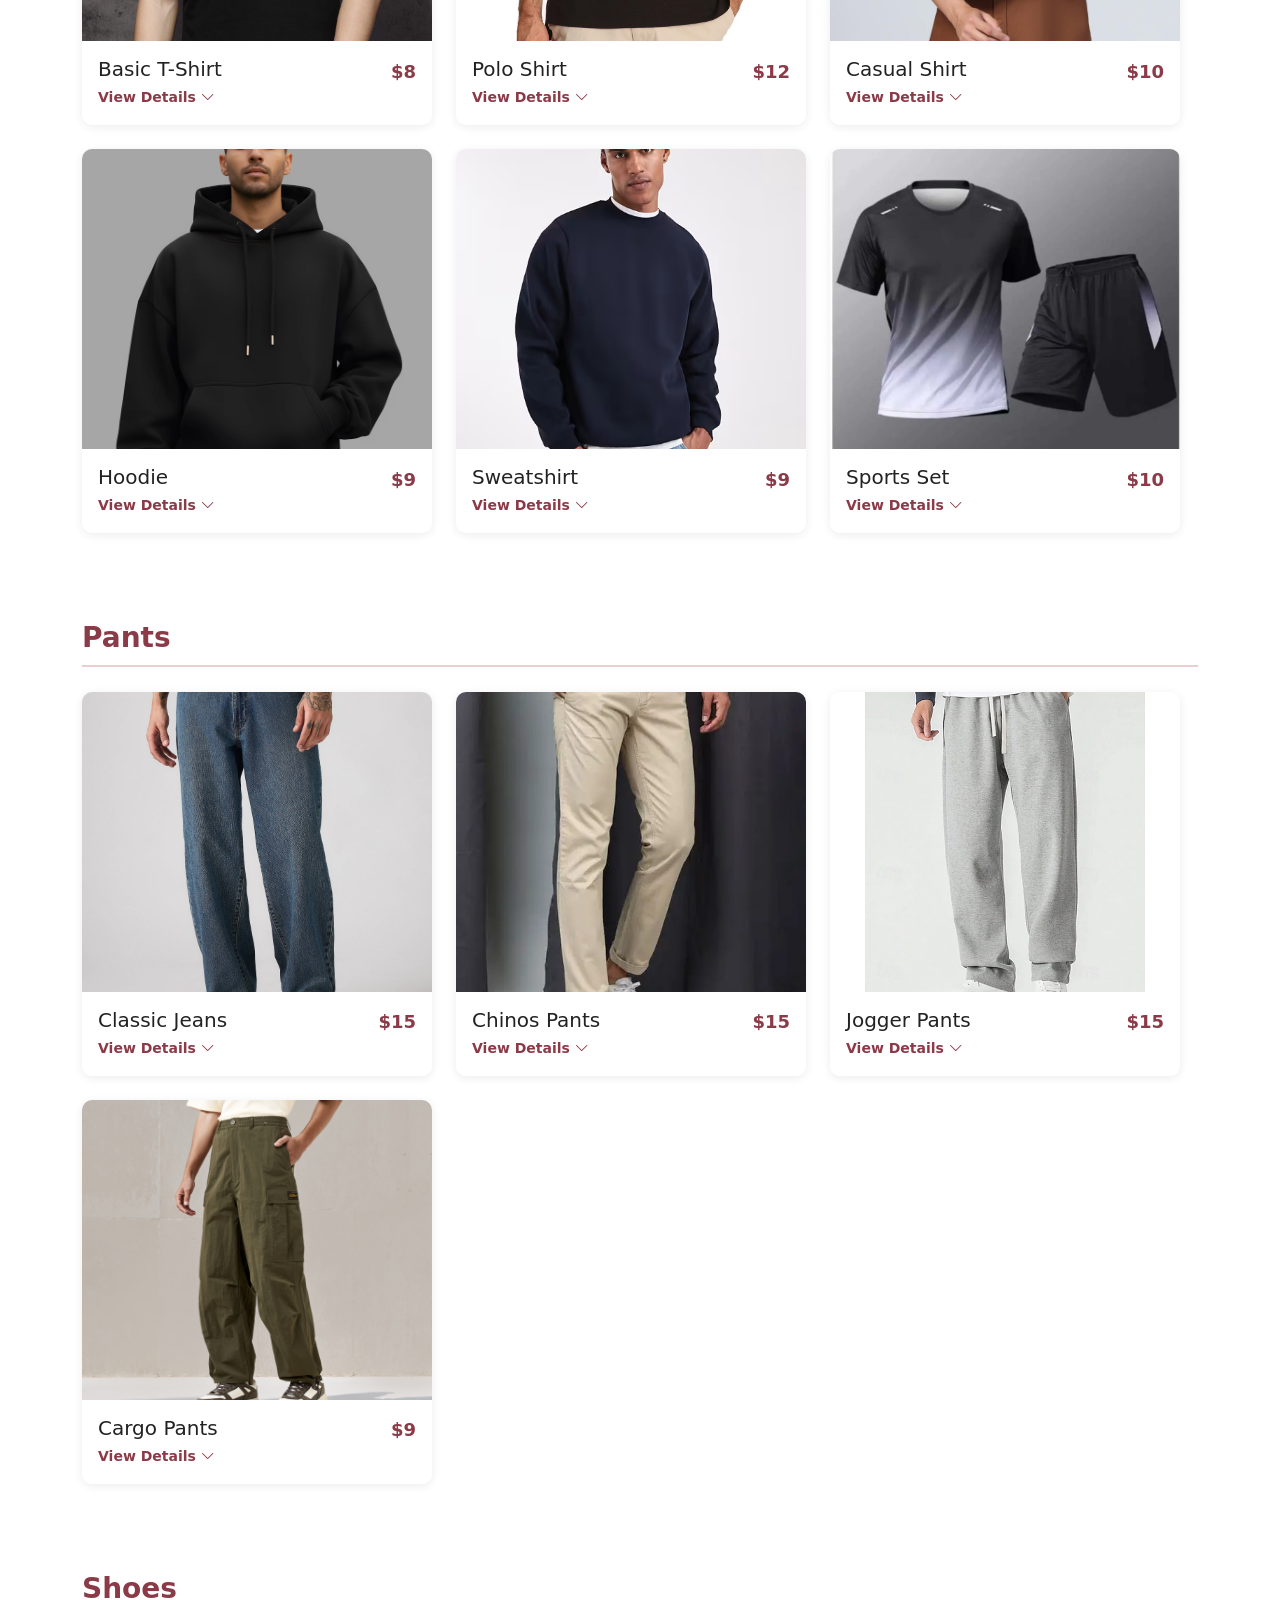
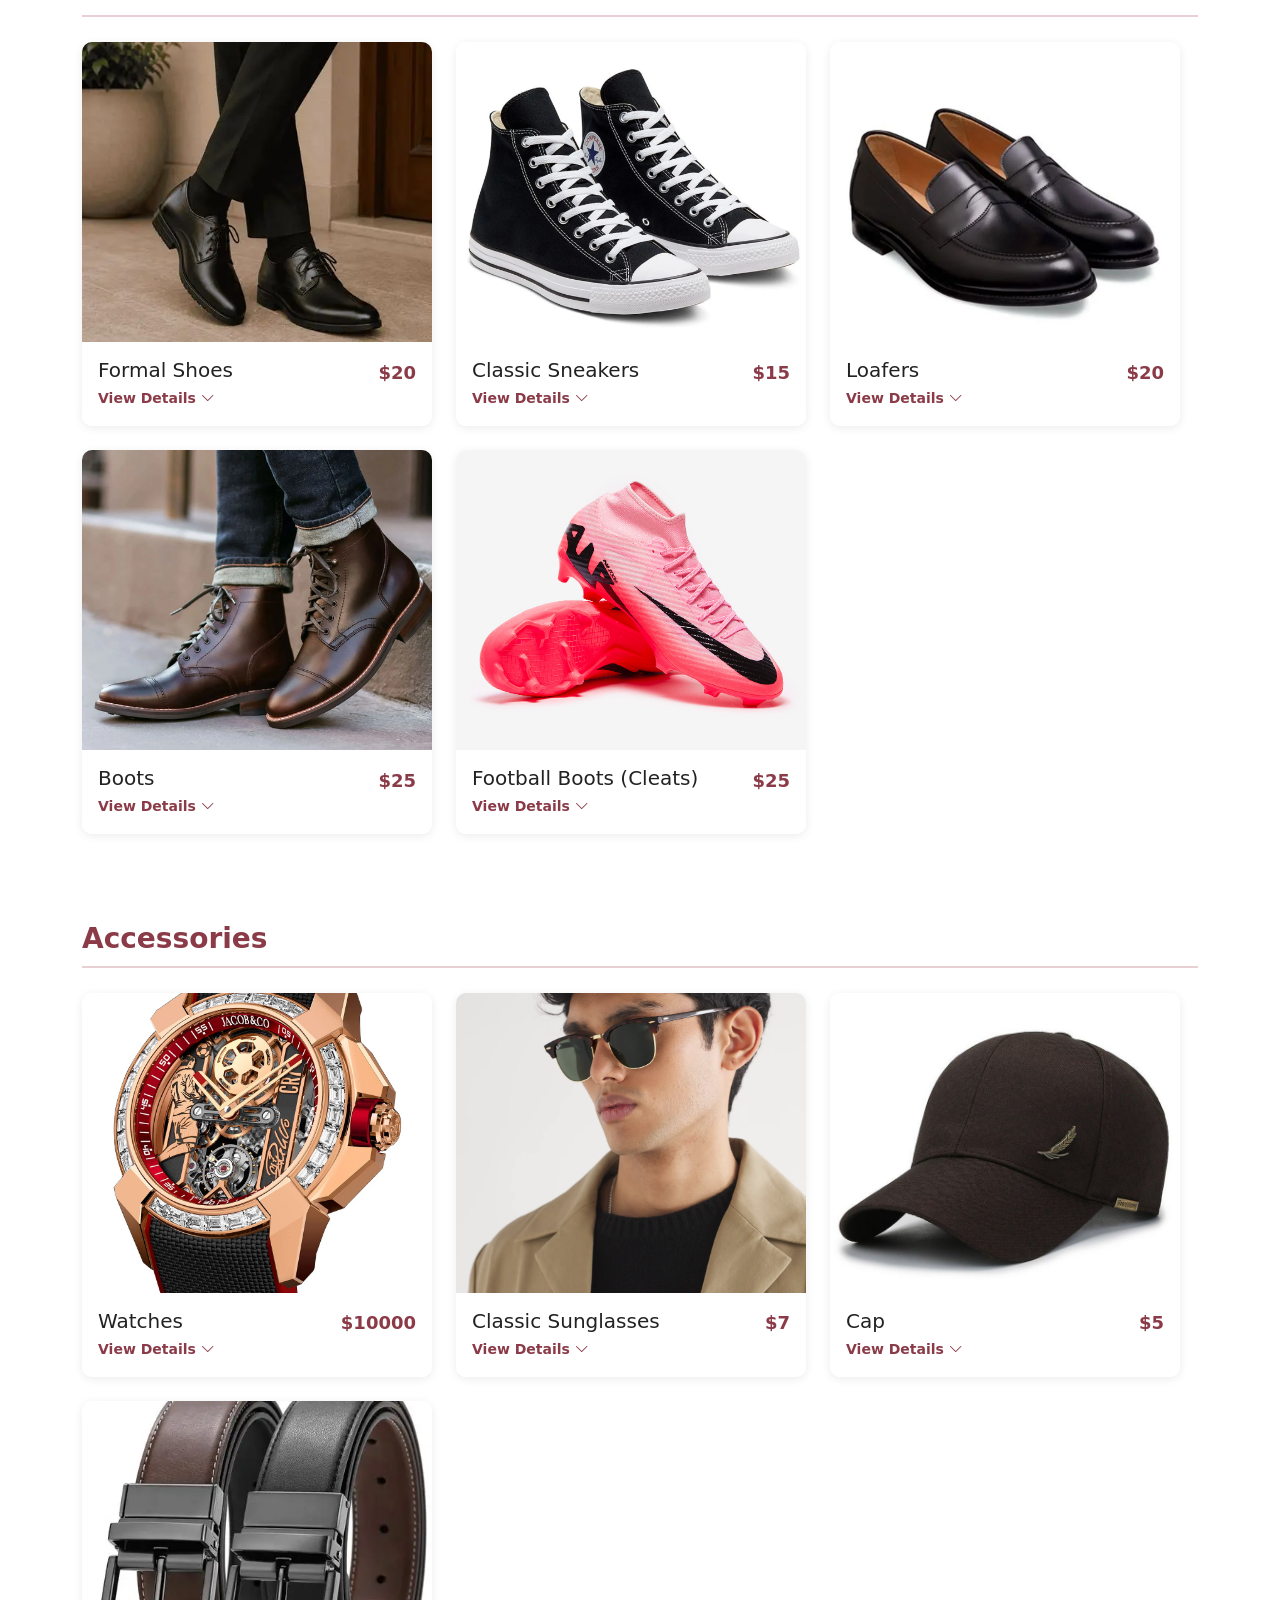
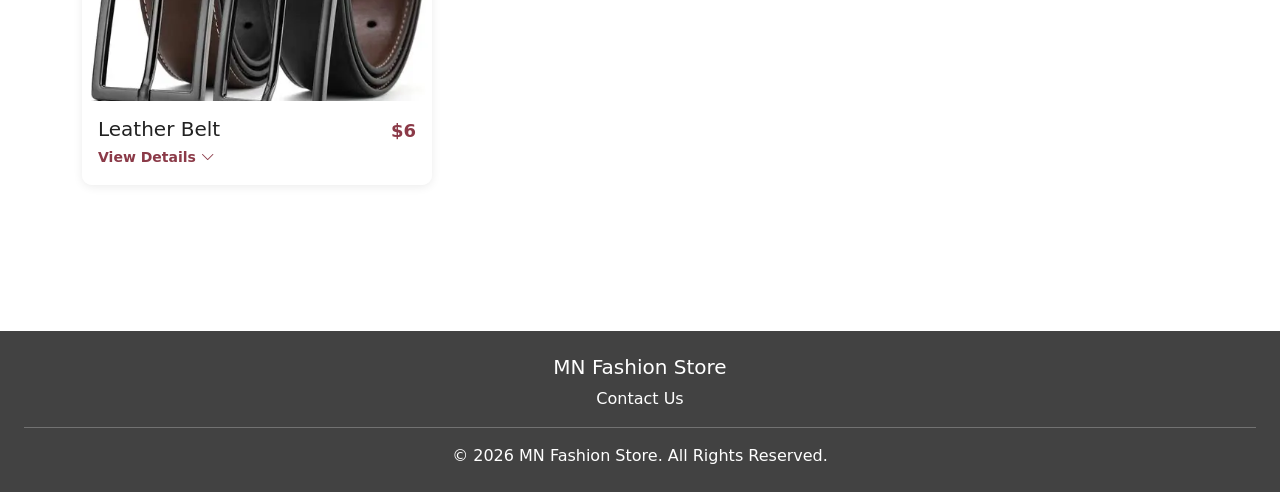
<file: html/men.html>
<!DOCTYPE html>
<html lang="en" dir="ltr">

<head>
    <meta charset="UTF-8">
    <meta name="viewport" content="width=device-width, initial-scale=1.0">
    <title>MN Store - Men</title>
    <link rel="stylesheet" href="https://cdn.jsdelivr.net/npm/bootstrap@5.3.8/dist/css/bootstrap.min.css">
    <link rel="stylesheet" href="https://cdn.jsdelivr.net/npm/bootstrap-icons@1.13.1/font/bootstrap-icons.min.css">
    <link rel="stylesheet" href="../css/man.css">
</head>

<body>

    <header>
        <nav class="navbar navbar-expand-lg bg-white border-bottom">
            <div class="container-fluid px-3 px-lg-4">
                <a class="navbar-brand d-flex align-items-center" href="index.html">
                    <img src="../image/logo.jpeg" width="40" height="40" class="me-2" alt="MN Logo">
                    <span data-en="Fashion Store" data-ar="متجر الأزياء">Fashion Store</span>
                </a>
                <button class="navbar-toggler" type="button" data-bs-toggle="collapse" data-bs-target="#mainNavbar">
                    <span class="navbar-toggler-icon"></span>
                </button>
                <div class="collapse navbar-collapse" id="mainNavbar">
                    <form class="d-flex mx-lg-4 my-3 my-lg-0 flex-grow-1">
                        <input class="form-control" type="search" placeholder="What are you looking for?">
                        <button class="btn btn-secondary" type="submit">
                            <i class="bi bi-search"></i>
                        </button>
                    </form>
                    <div class="d-flex align-items-center flex-wrap gap-2">
                        <a href="https://www.google.com/maps/search/?api=1&query=Longnan%2C+Gansu%2C+China"
                            class="nav-link" target="_blank">
                            <i class="bi bi-geo-alt fs-5"></i>
                        </a>
                        <a href="wishlist.html" class="nav-link">
                            <i class="bi bi-heart fs-5"></i>
                        </a>
                        <a href="cart.html" class="nav-link d-flex align-items-center">
                            <i class="bi bi-bag fs-5 me-2"></i>
                            <span>Cart</span>
                            <span id="cartCount" class="badge bg-dark ms-2">0</span>
                        </a>
                        <button class="btn btn-outline-dark" id="langBtn">العربية</button>
                        <button class="btn btn-outline-dark" id="themeBtn">
                            <i class="bi bi-moon"></i>
                        </button>
                    </div>
                </div>
            </div>
        </nav>

        <nav class="navbar bg-white border-bottom">
            <div class="container-fluid justify-content-center">
                <ul class="navbar-nav flex-row flex-wrap justify-content-center gap-3 gap-md-4">
                    <li class="nav-item"><a class="nav-link active" href="women.html">Women</a></li>
                    <li class="nav-item"><a class="nav-link" href="men.html">Men</a></li>
                    <li class="nav-item"><a class="nav-link" href="kids.html">Kids</a></li>
                    <li class="nav-item"><a class="nav-link" href="lifestyle.html">Lifestyle</a></li>
                </ul>
            </div>
        </nav>
    </header>

    <section class="men-section py-5">
        <div class="container">

            <div class="text-center mb-5">
                <h1 data-en="Men's Collection" data-ar="مجموعة الرجال">Men's Collection</h1>
                <p data-en="Discover our latest men's fashion collection" data-ar="اكتشف أحدث مجموعات الأزياء الرجالية">
                    Discover our latest men's fashion collection</p>
            </div>




            <!-- Formal Suits -->
            <section class="category-section mb-5">
                <h2 class="category-title">Formal Suits</h2>
                <div class="products-flex">

                    <div class="product-item">
                        <div class="card product-card">
                            <button class="product-toggle" type="button" data-bs-toggle="collapse"
                                data-bs-target="#suit1">
                                <img src="../image/bm.jpg" class="card-img-top product-image" alt="Classic Black Suit">
                                <div class="card-body text-start">
                                    <div class="d-flex justify-content-between align-items-center">
                                        <h5 class="card-title mb-1">Classic Black Suit</h5>
                                        <span class="product-price">$120</span>
                                    </div>
                                    <span class="details-text">View Details <i class="bi bi-chevron-down"></i></span>
                                </div>
                            </button>
                            <div class="collapse" id="suit1">
                                <div class="product-details">
                                    <h6>Product Description</h6>
                                    <p>Elegant classic black suit for formal occasions and business meetings.</p>
                                    <h6>Available Sizes</h6>
                                    <div class="mb-3 size-options">
                                        <button type="button" class="size-option">S</button>
                                        <button type="button" class="size-option">M</button>
                                        <button type="button" class="size-option">L</button>
                                        <button type="button" class="size-option">XL</button>
                                    </div>
                                    <h6>Available Colors</h6>
                                    <div class="color-options">
                                        <button type="button" class="color-circle black" data-color="Black"></button>
                                    </div>
                                    <p class="selected-color mt-3">Selected Color: <span>None</span></p>
                                    <p class="selected-size">Selected Size: <span>None</span></p>
                                    <p class="mt-3 mb-0"><strong>Price: $120</strong></p>
                                    <button type="button" class="btn btn-dark w-100 mt-3 add-to-cart" data-id="suit1"
                                        data-name="Classic Black Suit" data-price="120" data-image="../image/bm.jpg">
                                        <i class="bi bi-cart-plus"></i> Add to Cart
                                    </button>
                                </div>
                            </div>
                        </div>
                    </div>

                    <div class="product-item">
                        <div class="card product-card">
                            <button class="product-toggle" type="button" data-bs-toggle="collapse"
                                data-bs-target="#suit2">
                                <img src="../image/bm2.jpg" class="card-img-top product-image" alt="Navy Blue Suit">
                                <div class="card-body text-start">
                                    <div class="d-flex justify-content-between align-items-center">
                                        <h5 class="card-title mb-1">Navy Blue Suit</h5>
                                        <span class="product-price">$145</span>
                                    </div>
                                    <span class="details-text">View Details <i class="bi bi-chevron-down"></i></span>
                                </div>
                            </button>
                            <div class="collapse" id="suit2">
                                <div class="product-details">
                                    <h6>Product Description</h6>
                                    <p>Modern navy blue suit with a stylish and professional look.</p>
                                    <h6>Available Sizes</h6>
                                    <div class="mb-3 size-options">
                                        <button type="button" class="size-option">S</button>
                                        <button type="button" class="size-option">M</button>
                                        <button type="button" class="size-option">L</button>
                                        <button type="button" class="size-option">XL</button>
                                    </div>
                                    <h6>Available Colors</h6>
                                    <div class="color-options">
                                        <button type="button" class="color-circle blue" data-color="Navy Blue"></button>
                                    </div>
                                    <p class="selected-color mt-3">Selected Color: <span>None</span></p>
                                    <p class="selected-size">Selected Size: <span>None</span></p>
                                    <p class="mt-3 mb-0"><strong>Price: $145</strong></p>
                                    <button type="button" class="btn btn-dark w-100 mt-3 add-to-cart" data-id="suit2"
                                        data-name="Navy Blue Suit" data-price="145" data-image="../image/bm2.jpg">
                                        <i class="bi bi-cart-plus"></i> Add to Cart
                                    </button>
                                </div>
                            </div>
                        </div>
                    </div>

                    <div class="product-item">
                        <div class="card product-card">
                            <button class="product-toggle" type="button" data-bs-toggle="collapse"
                                data-bs-target="#suit3">
                                <img src="../image/bm3.jpg" class="card-img-top product-image" alt="Brown Formal Suit">
                                <div class="card-body text-start">
                                    <div class="d-flex justify-content-between align-items-center">
                                        <h5 class="card-title mb-1">Brown Formal Suit</h5>
                                        <span class="product-price">$160</span>
                                    </div>
                                    <span class="details-text">View Details <i class="bi bi-chevron-down"></i></span>
                                </div>
                            </button>
                            <div class="collapse" id="suit3">
                                <div class="product-details">
                                    <h6>Product Description</h6>
                                    <p>Premium brown formal suit with an elegant tailored design.</p>
                                    <h6>Available Sizes</h6>
                                    <div class="mb-3 size-options">
                                        <button type="button" class="size-option">S</button>
                                        <button type="button" class="size-option">M</button>
                                        <button type="button" class="size-option">L</button>
                                        <button type="button" class="size-option">XL</button>
                                    </div>
                                    <h6>Available Colors</h6>
                                    <div class="color-options">
                                        <button type="button" class="color-circle brown" data-color="Brown"></button>
                                        <button type="button" class="color-circle beige" data-color="Beige"></button>
                                    </div>
                                    <p class="selected-color mt-3">Selected Color: <span>None</span></p>
                                    <p class="selected-size">Selected Size: <span>None</span></p>
                                    <p class="mt-3 mb-0"><strong>Price: $160</strong></p>
                                    <button type="button" class="btn btn-dark w-100 mt-3 add-to-cart" data-id="suit3"
                                        data-name="Brown Formal Suit" data-price="160" data-image="../image/bm3.jpg">
                                        <i class="bi bi-cart-plus"></i> Add to Cart
                                    </button>
                                </div>
                            </div>
                        </div>
                    </div>

                    <div class="product-item">
                        <div class="card product-card">
                            <button class="product-toggle" type="button" data-bs-toggle="collapse"
                                data-bs-target="#suit4">
                                <img src="../image/bm4.jpg" class="card-img-top product-image"
                                    alt="Grey Three Piece Suit">
                                <div class="card-body text-start">
                                    <div class="d-flex justify-content-between align-items-center">
                                        <h5 class="card-title mb-1">Grey Three-Piece Suit</h5>
                                        <span class="product-price">$190</span>
                                    </div>
                                    <span class="details-text">View Details <i class="bi bi-chevron-down"></i></span>
                                </div>
                            </button>
                            <div class="collapse" id="suit4">
                                <div class="product-details">
                                    <h6>Product Description</h6>
                                    <p>Luxury grey three-piece suit with a matching vest for special occasions.</p>
                                    <h6>Available Sizes</h6>
                                    <div class="mb-3 size-options">
                                        <button type="button" class="size-option">S</button>
                                        <button type="button" class="size-option">M</button>
                                        <button type="button" class="size-option">L</button>
                                        <button type="button" class="size-option">XL</button>
                                    </div>
                                    <h6>Available Colors</h6>
                                    <div class="color-options">
                                        <button type="button" class="color-circle gray" data-color="Gray"></button>
                                    </div>
                                    <p class="selected-color mt-3">Selected Color: <span>None</span></p>
                                    <p class="selected-size">Selected Size: <span>None</span></p>
                                    <p class="mt-3 mb-0"><strong>Price: $190</strong></p>
                                    <button type="button" class="btn btn-dark w-100 mt-3 add-to-cart" data-id="suit4"
                                        data-name="Grey Three-Piece Suit" data-price="190"
                                        data-image="../image/bm4.jpg">
                                        <i class="bi bi-cart-plus"></i> Add to Cart
                                    </button>
                                </div>
                            </div>
                        </div>
                    </div>

                </div>
            </section>




            <!-- Tops -->
            <section class="category-section mb-5">
                <h2 class="category-title">Tops</h2>
                <div class="products-flex">

                    <div class="product-item">
                        <div class="card product-card">
                            <button class="product-toggle" type="button" data-bs-toggle="collapse"
                                data-bs-target="#top1">
                                <img src="../image/tm1.jpg" class="card-img-top product-image" alt="Basic T-Shirt">
                                <div class="card-body text-start">
                                    <div class="d-flex justify-content-between align-items-center">
                                        <h5 class="card-title mb-1">Basic T-Shirt</h5>
                                        <span class="product-price">$8</span>
                                    </div>
                                    <span class="details-text">View Details <i class="bi bi-chevron-down"></i></span>
                                </div>
                            </button>
                            <div class="collapse" id="top1">
                                <div class="product-details">
                                    <h6>Product Description</h6>
                                    <p>Simple and comfortable basic T-shirt.</p>
                                    <h6>Available Sizes</h6>
                                    <div class="mb-3 size-options">
                                        <button type="button" class="size-option">S</button>
                                        <button type="button" class="size-option">M</button>
                                        <button type="button" class="size-option">L</button>
                                        <button type="button" class="size-option">XL</button>
                                    </div>
                                    <h6>Available Colors</h6>
                                    <div class="color-options">
                                        <button type="button" class="color-circle white" data-color="White"></button>
                                        <button type="button" class="color-circle black" data-color="Black"></button>

                                    </div>
                                    <p class="selected-color mt-3">Selected Color: <span>None</span></p>
                                    <p class="selected-size">Selected Size: <span>None</span></p>
                                    <p class="mt-3 mb-0"><strong>Price: $8</strong></p>
                                    <button type="button" class="btn btn-dark w-100 mt-3 add-to-cart" data-id="top1"
                                        data-name="Basic T-Shirt" data-price="8" data-image="../image/tm1.jpg">
                                        <i class="bi bi-cart-plus"></i> Add to Cart
                                    </button>
                                </div>
                            </div>
                        </div>
                    </div>

                    <div class="product-item">
                        <div class="card product-card">
                            <button class="product-toggle" type="button" data-bs-toggle="collapse"
                                data-bs-target="#top2">
                                <img src="../image/tm2.jpg" class="card-img-top product-image" alt="Polo Shirt">
                                <div class="card-body text-start">
                                    <div class="d-flex justify-content-between align-items-center">
                                        <h5 class="card-title mb-1">Polo Shirt</h5>
                                        <span class="product-price">$12</span>
                                    </div>
                                    <span class="details-text">View Details <i class="bi bi-chevron-down"></i></span>
                                </div>
                            </button>
                            <div class="collapse" id="top2">
                                <div class="product-details">
                                    <h6>Product Description</h6>
                                    <p>Casual polo shirt for everyday wear.</p>
                                    <h6>Available Sizes</h6>
                                    <div class="mb-3 size-options">
                                        <button type="button" class="size-option">S</button>
                                        <button type="button" class="size-option">M</button>
                                        <button type="button" class="size-option">L</button>
                                        <button type="button" class="size-option">XL</button>
                                    </div>
                                    <h6>Available Colors</h6>
                                    <div class="color-options">
                                        <button type="button" class="color-circle black" data-color="Black"></button>
                                        <button type="button" class="color-circle white" data-color="White"></button>
                                        <button type="button" class="color-circle beige" data-color="Beige"></button>
                                    </div>
                                    <p class="selected-color mt-3">Selected Color: <span>None</span></p>
                                    <p class="selected-size">Selected Size: <span>None</span></p>
                                    <p class="mt-3 mb-0"><strong>Price: $12</strong></p>
                                    <button type="button" class="btn btn-dark w-100 mt-3 add-to-cart" data-id="top2"
                                        data-name="Polo Shirt" data-price="12" data-image="../image/tm2.jpg">
                                        <i class="bi bi-cart-plus"></i> Add to Cart
                                    </button>
                                </div>
                            </div>
                        </div>
                    </div>

                    <div class="product-item">
                        <div class="card product-card">
                            <button class="product-toggle" type="button" data-bs-toggle="collapse"
                                data-bs-target="#top3">
                                <img src="../image/tm3.jpg" class="card-img-top product-image" alt="Casual Shirt">
                                <div class="card-body text-start">
                                    <div class="d-flex justify-content-between align-items-center">
                                        <h5 class="card-title mb-1">Casual Shirt</h5>
                                        <span class="product-price">$10</span>
                                    </div>
                                    <span class="details-text">View Details <i class="bi bi-chevron-down"></i></span>
                                </div>
                            </button>
                            <div class="collapse" id="top3">
                                <div class="product-details">
                                    <h6>Product Description</h6>
                                    <p>Casual Shirt for summer outfits.</p>
                                    <h6>Available Sizes</h6>
                                    <div class="mb-3 size-options">
                                        <button type="button" class="size-option">S</button>
                                        <button type="button" class="size-option">M</button>
                                        <button type="button" class="size-option">L</button>
                                        <button type="button" class="size-option">XL</button>
                                    </div>
                                    <h6>Available Colors</h6>
                                    <div class="color-options">
                                        <button type="button" class="color-circle brown" data-color="Brown"></button>
                                        <button type="button" class="color-circle white" data-color="White"></button>
                                        <button type="button" class="color-circle black" data-color="Black"></button>
                                    </div>
                                    <p class="selected-color mt-3">Selected Color: <span>None</span></p>
                                    <p class="selected-size">Selected Size: <span>None</span></p>
                                    <p class="mt-3 mb-0"><strong>Price: $10</strong></p>
                                    <button type="button" class="btn btn-dark w-100 mt-3 add-to-cart" data-id="top3"
                                        data-name="Casual Shirt" data-price="10" data-image="../image/t3.jpg">
                                        <i class="bi bi-cart-plus"></i> Add to Cart
                                    </button>
                                </div>
                            </div>
                        </div>
                    </div>

                    <div class="product-item">
                        <div class="card product-card">
                            <button class="product-toggle" type="button" data-bs-toggle="collapse"
                                data-bs-target="#top4">
                                <img src="../image/tm4.jpg" class="card-img-top product-image" alt="Hoodie">
                                <div class="card-body text-start">
                                    <div class="d-flex justify-content-between align-items-center">
                                        <h5 class="card-title mb-1">Hoodie</h5>
                                        <span class="product-price">$9</span>
                                    </div>
                                    <span class="details-text">View Details <i class="bi bi-chevron-down"></i></span>
                                </div>
                            </button>
                            <div class="collapse" id="top4">
                                <div class="product-details">
                                    <h6>Product Description</h6>
                                    <p>Comfortable hoodie perfect for casual outings.</p>
                                    <h6>Available Sizes</h6>
                                    <div class="mb-3 size-options">
                                        <button type="button" class="size-option">S</button>
                                        <button type="button" class="size-option">M</button>
                                        <button type="button" class="size-option">L</button>
                                        <button type="button" class="size-option">XL</button>
                                    </div>
                                    <h6>Available Colors</h6>
                                    <div class="color-options">
                                        <button type="button" class="color-circle black" data-color="Black"></button>
                                        <button type="button" class="color-circle white" data-color="White"></button>
                                    </div>
                                    <p class="selected-color mt-3">Selected Color: <span>None</span></p>
                                    <p class="selected-size">Selected Size: <span>None</span></p>
                                    <p class="mt-3 mb-0"><strong>Price: $9</strong></p>
                                    <button type="button" class="btn btn-dark w-100 mt-3 add-to-cart" data-id="top4"
                                        data-name="Hoodie" data-price="9" data-image="../image/tm4.jpg">
                                        <i class="bi bi-cart-plus"></i> Add to Cart
                                    </button>
                                </div>
                            </div>
                        </div>
                    </div>

                    <div class="product-item">
                        <div class="card product-card">
                            <button class="product-toggle" type="button" data-bs-toggle="collapse"
                                data-bs-target="#top5">
                                <img src="../image/tm5.jpg" class="card-img-top product-image" alt="Sweatshirt">
                                <div class="card-body text-start">
                                    <div class="d-flex justify-content-between align-items-center">
                                        <h5 class="card-title mb-1">Sweatshirt</h5>
                                        <span class="product-price">$9</span>
                                    </div>
                                    <span class="details-text">View Details <i class="bi bi-chevron-down"></i></span>
                                </div>
                            </button>
                            <div class="collapse" id="top5">
                                <div class="product-details">
                                    <h6>Product Description</h6>
                                    <p>Comfortable sweatshirt perfect for casual outings.</p>
                                    <h6>Available Sizes</h6>
                                    <div class="mb-3 size-options">
                                        <button type="button" class="size-option">S</button>
                                        <button type="button" class="size-option">M</button>
                                        <button type="button" class="size-option">L</button>
                                        <button type="button" class="size-option">XL</button>
                                    </div>
                                    <h6>Available Colors</h6>
                                    <div class="color-options">
                                        <button type="button" class="color-circle black" data-color="Black"></button>
                                        <button type="button" class="color-circle white" data-color="White"></button>
                                    </div>
                                    <p class="selected-color mt-3">Selected Color: <span>None</span></p>
                                    <p class="selected-size">Selected Size: <span>None</span></p>
                                    <p class="mt-3 mb-0"><strong>Price: $9</strong></p>
                                    <button type="button" class="btn btn-dark w-100 mt-3 add-to-cart" data-id="top5"
                                        data-name="Sweatshirt" data-price="9" data-image="../image/tm5.jpg">
                                        <i class="bi bi-cart-plus"></i> Add to Cart
                                    </button>
                                </div>
                            </div>
                        </div>
                    </div>

                    <div class="product-item">
                        <div class="card product-card">
                            <button class="product-toggle" type="button" data-bs-toggle="collapse"
                                data-bs-target="#top6">
                                <img src="../image/tm6.jpg" class="card-img-top product-image" alt="Sports Set">
                                <div class="card-body text-start">
                                    <div class="d-flex justify-content-between align-items-center">
                                        <h5 class="card-title mb-1">Sports Set</h5>
                                        <span class="product-price">$10</span>
                                    </div>
                                    <span class="details-text">View Details <i class="bi bi-chevron-down"></i></span>
                                </div>
                            </button>
                            <div class="collapse" id="top6">
                                <div class="product-details">
                                    <h6>Product Description</h6>
                                    <p>Comfortable sweatshirt perfect for casual outings.</p>
                                    <h6>Available Sizes</h6>
                                    <div class="mb-3 size-options">
                                        <button type="button" class="size-option">S</button>
                                        <button type="button" class="size-option">M</button>
                                        <button type="button" class="size-option">L</button>
                                        <button type="button" class="size-option">XL</button>
                                    </div>
                                    <h6>Available Colors</h6>
                                    <div class="color-options">
                                        <button type="button" class="color-circle black" data-color="Black"></button>
                                        <button type="button" class="color-circle white" data-color="White"></button>
                                    </div>
                                    <p class="selected-color mt-3">Selected Color: <span>None</span></p>
                                    <p class="selected-size">Selected Size: <span>None</span></p>
                                    <p class="mt-3 mb-0"><strong>Price: $10</strong></p>
                                    <button type="button" class="btn btn-dark w-100 mt-3 add-to-cart" data-id="top6"
                                        data-name="Sports Set" data-price="10" data-image="../image/tm6.jpg">
                                        <i class="bi bi-cart-plus"></i> Add to Cart
                                    </button>
                                </div>
                            </div>
                        </div>
                    </div>




                </div>
            </section>

            <!-- Pants -->
            <section class="category-section mb-5">
                <h2 class="category-title">Pants</h2>
                <div class="products-flex">

                    <div class="product-item">
                        <div class="card product-card">
                            <button class="product-toggle" type="button" data-bs-toggle="collapse"
                                data-bs-target="#pants1">
                                <img src="../image/pm1.jpg" class="card-img-top product-image" alt="Classic Blue Jeans">
                                <div class="card-body text-start">
                                    <div class="d-flex justify-content-between align-items-center">
                                        <h5 class="card-title mb-1">Classic Jeans</h5>
                                        <span class="product-price">$15</span>
                                    </div>
                                    <span class="details-text">View Details <i class="bi bi-chevron-down"></i></span>
                                </div>
                            </button>
                            <div class="collapse" id="pants1">
                                <div class="product-details">
                                    <h6>Product Description</h6>
                                    <p>Classic jeans for everyday outfits.</p>
                                    <h6>Available Sizes</h6>
                                    <div class="mb-3 size-options">
                                        <button type="button" class="size-option">S</button>
                                        <button type="button" class="size-option">M</button>
                                        <button type="button" class="size-option">L</button>
                                        <button type="button" class="size-option">XL</button>
                                    </div>
                                    <h6>Available Colors</h6>
                                    <div class="color-options">
                                        <button type="button" class="color-circle blue" data-color="Blue"></button>
                                        <button type="button" class="color-circle black" data-color="Black"></button>
                                    </div>
                                    <p class="selected-color mt-3">Selected Color: <span>None</span></p>
                                    <p class="selected-size">Selected Size: <span>None</span></p>
                                    <p class="mt-3 mb-0"><strong>Price: $15</strong></p>
                                    <button type="button" class="btn btn-dark w-100 mt-3 add-to-cart" data-id="pants1"
                                        data-name="Classic Jeans" data-price="15" data-image="../image/pm1.jpg">
                                        <i class="bi bi-cart-plus"></i> Add to Cart
                                    </button>
                                </div>
                            </div>
                        </div>
                    </div>

                    <div class="product-item">
                        <div class="card product-card">
                            <button class="product-toggle" type="button" data-bs-toggle="collapse"
                                data-bs-target="#pants2">
                                <img src="../image/pm2.jpg" class="card-img-top product-image" alt="Formal Pants">
                                <div class="card-body text-start">
                                    <div class="d-flex justify-content-between align-items-center">
                                        <h5 class="card-title mb-1">Chinos Pants</h5>
                                        <span class="product-price">$15</span>
                                    </div>
                                    <span class="details-text">View Details <i class="bi bi-chevron-down"></i></span>
                                </div>
                            </button>
                            <div class="collapse" id="pants2">
                                <div class="product-details">
                                    <h6>Product Description</h6>
                                    <p>Elegant chinos for work and casual occasions.</p>
                                    <h6>Available Sizes</h6>
                                    <div class="mb-3 size-options">
                                        <button type="button" class="size-option">S</button>
                                        <button type="button" class="size-option">M</button>
                                        <button type="button" class="size-option">L</button>
                                        <button type="button" class="size-option">XL</button>
                                    </div>
                                    <h6>Available Colors</h6>
                                    <div class="color-options">
                                        <button type="button" class="color-circle black" data-color="Black"></button>
                                        <button type="button" class="color-circle gray" data-color="Gray"></button>
                                    </div>
                                    <p class="selected-color mt-3">Selected Color: <span>None</span></p>
                                    <p class="selected-size">Selected Size: <span>None</span></p>
                                    <p class="mt-3 mb-0"><strong>Price: $15</strong></p>
                                    <button type="button" class="btn btn-dark w-100 mt-3 add-to-cart" data-id="pants2"
                                        data-name="Black Chinos" data-price="15" data-image="../image/pm2.jpg">
                                        <i class="bi bi-cart-plus"></i> Add to Cart
                                    </button>
                                </div>
                            </div>
                        </div>
                    </div>

                    <div class="product-item">
                        <div class="card product-card">
                            <button class="product-toggle" type="button" data-bs-toggle="collapse"
                                data-bs-target="#pants3">
                                <img src="../image/pm3.jpg" class="card-img-top product-image" alt="Casual  Pants">
                                <div class="card-body text-start">
                                    <div class="d-flex justify-content-between align-items-center">
                                        <h5 class="card-title mb-1">Jogger Pants</h5>
                                        <span class="product-price">$15</span>
                                    </div>
                                    <span class="details-text">View Details <i class="bi bi-chevron-down"></i></span>
                                </div>
                            </button>
                            <div class="collapse" id="pants3">
                                <div class="product-details">
                                    <h6>Product Description</h6>
                                    <p>Casual jogger pants for everyday wear.</p>
                                    <h6>Available Sizes</h6>
                                    <div class="mb-3 size-options">
                                        <button type="button" class="size-option">S</button>
                                        <button type="button" class="size-option">M</button>
                                        <button type="button" class="size-option">L</button>
                                        <button type="button" class="size-option">XL</button>
                                    </div>
                                    <h6>Available Colors</h6>
                                    <div class="color-options">
                                        <button type="button" class="color-circle beige" data-color="Beige"></button>
                                        <button type="button" class="color-circle brown" data-color="Brown"></button>
                                    </div>
                                    <p class="selected-color mt-3">Selected Color: <span>None</span></p>
                                    <p class="selected-size">Selected Size: <span>None</span></p>
                                    <p class="mt-3 mb-0"><strong>Price: $15</strong></p>
                                    <button type="button" class="btn btn-dark w-100 mt-3 add-to-cart" data-id="pants3"
                                        data-name="Jogger Pants" data-price="15" data-image="../image/pm3.jpg">
                                        <i class="bi bi-cart-plus"></i> Add to Cart
                                    </button>
                                </div>
                            </div>
                        </div>
                    </div>

                    <div class="product-item">
                        <div class="card product-card">
                            <button class="product-toggle" type="button" data-bs-toggle="collapse"
                                data-bs-target="#pants4">
                                <img src="../image/pm4.jpg" class="card-img-top product-image" alt="High Waist Jeans">
                                <div class="card-body text-start">
                                    <div class="d-flex justify-content-between align-items-center">
                                        <h5 class="card-title mb-1">Cargo Pants</h5>
                                        <span class="product-price">$9</span>
                                    </div>
                                    <span class="details-text">View Details <i class="bi bi-chevron-down"></i></span>
                                </div>
                            </button>
                            <div class="collapse" id="pants4">
                                <div class="product-details">
                                    <h6>Product Description</h6>
                                    <p>Stylish high waist jeans.</p>
                                    <h6>Available Sizes</h6>
                                    <div class="mb-3 size-options">
                                        <button type="button" class="size-option">S</button>
                                        <button type="button" class="size-option">M</button>
                                        <button type="button" class="size-option">L</button>
                                        <button type="button" class="size-option">XL</button>
                                    </div>
                                    <h6>Available Colors</h6>
                                    <div class="color-options">
                                        <button type="button" class="color-circle blue" data-color="Blue"></button>
                                        <button type="button" class="color-circle black" data-color="Black"></button>
                                    </div>
                                    <p class="selected-color mt-3">Selected Color: <span>None</span></p>
                                    <p class="selected-size">Selected Size: <span>None</span></p>
                                    <p class="mt-3 mb-0"><strong>Price: $9</strong></p>
                                    <button type="button" class="btn btn-dark w-100 mt-3 add-to-cart" data-id="pants4"
                                        data-name="Cargo Pants" data-price="9" data-image="../image/pm4.jpg">
                                        <i class="bi bi-cart-plus"></i> Add to Cart
                                    </button>
                                </div>
                            </div>
                        </div>
                    </div>

                </div>
            </section>


            <!-- Shoes -->
            <section class="category-section mb-5">
                <h2 class="category-title">Shoes</h2>
                <div class="products-flex">

                    <div class="product-item">
                        <div class="card product-card">
                            <button class="product-toggle" type="button" data-bs-toggle="collapse"
                                data-bs-target="#shoe1">
                                <img src="../image/sm1.jpg" class="card-img-top product-image" alt="Formal Shoes">
                                <div class="card-body text-start">
                                    <div class="d-flex justify-content-between align-items-center">
                                        <h5 class="card-title mb-1">Formal Shoes</h5>
                                        <span class="product-price">$20</span>
                                    </div>

                                    <span class="details-text">View Details <i class="bi bi-chevron-down"></i></span>
                                </div>
                            </button>
                            <div class="collapse" id="shoe1">
                                <div class="product-details">
                                    <h6>Product Description</h6>
                                    <p>Elegant formal shoes for a stylish look.</p>
                                    <h6>Available Sizes</h6>
                                    <div class="mb-3 size-options">
                                        <button type="button" class="size-option">36</button>
                                        <button type="button" class="size-option">37</button>
                                        <button type="button" class="size-option">38</button>
                                        <button type="button" class="size-option">39</button>
                                        <button type="button" class="size-option">40</button>
                                    </div>
                                    <h6>Available Colors</h6>
                                    <div class="color-options">
                                        <button type="button" class="color-circle black" data-color="Black"></button>
                                        <button type="button" class="color-circle beige" data-color="Beige"></button>

                                    </div>
                                    <p class="selected-color mt-3">Selected Color: <span>None</span></p>
                                    <p class="selected-size">Selected Size: <span>None</span></p>
                                    <p class="mt-3 mb-0"><strong>Price: $20</strong></p>
                                    <button type="button" class="btn btn-dark w-100 mt-3 add-to-cart" data-id="shoe1"
                                        data-name="Formal Shoes" data-price="20" data-image="../image/sm1.jpg">
                                        <i class="bi bi-cart-plus"></i> Add to Cart
                                    </button>
                                </div>
                            </div>
                        </div>
                    </div>

                    <div class="product-item">
                        <div class="card product-card">
                            <button class="product-toggle" type="button" data-bs-toggle="collapse"
                                data-bs-target="#shoe2">
                                <img src="../image/s2.jpg" class="card-img-top product-image" alt="Classic Sneakers">
                                <div class="card-body text-start">
                                    <div class="d-flex justify-content-between align-items-center">
                                        <h5 class="card-title mb-1">Classic Sneakers</h5>
                                        <span class="product-price">$15</span>
                                    </div>

                                    <span class="details-text">View Details <i class="bi bi-chevron-down"></i></span>
                                </div>
                            </button>
                            <div class="collapse" id="shoe2">
                                <div class="product-details">
                                    <h6>Product Description</h6>
                                    <p>Comfortable sneakers for everyday activities.</p>
                                    <h6>Available Sizes</h6>
                                    <div class="mb-3 size-options">

                                        <button type="button" class="size-option">40</button>
                                        <button type="button" class="size-option">41</button>
                                        <button type="button" class="size-option">42</button>
                                    </div>
                                    <h6>Available Colors</h6>
                                    <div class="color-options">
                                        <button type="button" class="color-circle white" data-color="White"></button>
                                        <button type="button" class="color-circle black" data-color="Black"></button>

                                    </div>
                                    <p class="selected-color mt-3">Selected Color: <span>None</span></p>
                                    <p class="selected-size">Selected Size: <span>None</span></p>
                                    <p class="mt-3 mb-0"><strong>Price: $15</strong></p>
                                    <button type="button" class="btn btn-dark w-100 mt-3 add-to-cart" data-id="shoe2"
                                        data-name="Classic Sneakers" data-price="15" data-image="../image/s2.jpg">
                                        <i class="bi bi-cart-plus"></i> Add to Cart
                                    </button>
                                </div>
                            </div>
                        </div>
                    </div>

                    <div class="product-item">
                        <div class="card product-card">
                            <button class="product-toggle" type="button" data-bs-toggle="collapse"
                                data-bs-target="#shoe3">
                                <img src="../image/sm3.jpg" class="card-img-top product-image" alt="Loafers">
                                <div class="card-body text-start">
                                    <div class="d-flex justify-content-between align-items-center">
                                        <h5 class="card-title mb-1">Loafers</h5>
                                        <span class="product-price">$20</span>
                                    </div>

                                    <span class="details-text">View Details <i class="bi bi-chevron-down"></i></span>
                                </div>
                            </button>
                            <div class="collapse" id="shoe3">
                                <div class="product-details">
                                    <h6>Product Description</h6>
                                    <p>Comfortable loafers for a classic look.</p>
                                    <h6>Available Sizes</h6>
                                    <div class="mb-3 size-options">
                                        <button type="button" class="size-option">38</button>
                                        <button type="button" class="size-option">39</button>
                                        <button type="button" class="size-option">40</button>
                                        <button type="button" class="size-option">42</button>
                                        <button type="button" class="size-option">43</button>
                                    </div>
                                    <h6>Available Colors</h6>
                                    <div class="color-options">
                                        <button type="button" class="color-circle beige" data-color="Beige"></button>
                                        <button type="button" class="color-circle black" data-color="Black"></button>
                                    </div>
                                    <p class="selected-color mt-3">Selected Color: <span>None</span></p>
                                    <p class="selected-size">Selected Size: <span>None</span></p>
                                    <p class="mt-3 mb-0"><strong>Price: $20</strong></p>
                                    <button type="button" class="btn btn-dark w-100 mt-3 add-to-cart" data-id="shoe3"
                                        data-name="Loafers" data-price="20" data-image="../image/sm3.jpg">
                                        <i class="bi bi-cart-plus"></i> Add to Cart
                                    </button>
                                </div>
                            </div>
                        </div>
                    </div>

                    <div class="product-item">
                        <div class="card product-card">
                            <button class="product-toggle" type="button" data-bs-toggle="collapse"
                                data-bs-target="#shoe4">
                                <img src="../image/sm4.jpg" class="card-img-top product-image" alt="Boots">
                                <div class="card-body text-start">
                                    <div class="d-flex justify-content-between align-items-center">
                                        <h5 class="card-title mb-1">Boots</h5>
                                        <span class="product-price">$25</span>
                                    </div>

                                    <span class="details-text">View Details <i class="bi bi-chevron-down"></i></span>
                                </div>
                            </button>
                            <div class="collapse" id="shoe4">
                                <div class="product-details">
                                    <h6>Product Description</h6>
                                    <p>Elegant shoes for formal occasions.</p>
                                    <h6>Available Sizes</h6>
                                    <div class="mb-3 size-options">
                                        <button type="button" class="size-option">36</button>
                                        <button type="button" class="size-option">37</button>
                                        <button type="button" class="size-option">38</button>
                                        <button type="button" class="size-option">39</button>
                                        <button type="button" class="size-option">40</button>
                                    </div>
                                    <h6>Available Colors</h6>
                                    <div class="color-options">
                                        <button type="button" class="color-circle black" data-color="Black"></button>
                                        <button type="button" class="color-circle brown" data-color="Brown"></button>
                                    </div>
                                    <p class="selected-color mt-3">Selected Color: <span>None</span></p>
                                    <p class="selected-size">Selected Size: <span>None</span></p>
                                    <p class="mt-3 mb-0"><strong>Price: $25</strong></p>
                                    <button type="button" class="btn btn-dark w-100 mt-3 add-to-cart" data-id="shoe4"
                                        data-name="Boots" data-price="25"
                                        data-image="https://images.unsplash.com/photo-1515347619252-60a4bf4fff4f">
                                        <i class="bi bi-cart-plus"></i> Add to Cart
                                    </button>
                                </div>
                            </div>
                        </div>
                    </div>

                    <div class="product-item">
                        <div class="card product-card">
                            <button class="product-toggle" type="button" data-bs-toggle="collapse"
                                data-bs-target="#shoe5">
                                <img src="../image/sm5.jpg" class="card-img-top product-image" alt="Football Boots">
                                <div class="card-body text-start">
                                    <div class="d-flex justify-content-between align-items-center">
                                        <h5 class="card-title mb-1">Football Boots (Cleats)</h5>
                                        <span class="product-price">$25</span>
                                    </div>

                                    <span class="details-text">View Details <i class="bi bi-chevron-down"></i></span>
                                </div>
                            </button>
                            <div class="collapse" id="shoe5">
                                <div class="product-details">

                                    <h6>Available Sizes</h6>
                                    <div class="mb-3 size-options">

                                        <button type="button" class="size-option">38</button>
                                        <button type="button" class="size-option">39</button>
                                        <button type="button" class="size-option">40</button>
                                        <button type="button" class="size-option">42</button>
                                        <button type="button" class="size-option">44</button>

                                    </div>
                                    <h6>Available Colors</h6>
                                    <div class="color-options">
                                        <button type="button" class="color-circle black" data-color="Black"></button>
                                        <button type="button" class="color-circle pink" data-color="Pink"></button>
                                        <button type="button" class="color-circle white" data-color="White"></button>

                                    </div>
                                    <p class="selected-color mt-3">Selected Color: <span>None</span></p>
                                    <p class="selected-size">Selected Size: <span>None</span></p>
                                    <p class="mt-3 mb-0"><strong>Price: $25</strong></p>
                                    <button type="button" class="btn btn-dark w-100 mt-3 add-to-cart" data-id="shoe5"
                                        data-name="Football Boots (Cleats)" data-price="25"
                                        data-image="../image/sm5.jpg">
                                        <i class="bi bi-cart-plus"></i> Add to Cart
                                    </button>
                                </div>
                            </div>
                        </div>
                    </div>

                </div>
            </section>


            <!-- Accessories -->
            <section class="category-section mb-5">
                <h2 class="category-title">Accessories</h2>
                <div class="products-flex">
                    <div class="product-item">
                        <div class="card product-card">
                            <button class="product-toggle" type="button" data-bs-toggle="collapse"
                                data-bs-target="#accessory1">
                                <img src="../image/am.jpg" class="card-img-top product-image" alt="Watches">
                                <div class="card-body text-start">
                                    <div class="d-flex justify-content-between align-items-center">
                                        <h5 class="card-title mb-1">Watches</h5>
                                        <span class="product-price">$10000</span>
                                    </div>
                                    <span class="details-text">View Details <i class="bi bi-chevron-down"></i></span>
                                </div>
                            </button>
                            <div class="collapse" id="accessory1">
                                <div class="product-details">
                                    <h6>Product Description</h6>
                                    <p>Elegant watches for everyday styling.</p>
                                    <h6>Available Colors</h6>
                                    <div class="color-options">

                                        <button type="button" class="color-circle silver" data-color="Silver"></button>
                                    </div>
                                    <p class="selected-color mt-3">Selected Color: <span>None</span></p>
                                    <p class="mt-3 mb-0"><strong>Price: $10000</strong></p>
                                    <button type="button" class="btn btn-dark w-100 mt-3 add-to-cart"
                                        data-id="accessory1" data-name="Watches" data-price="10000"
                                        data-image="../image/am.jpg">
                                        <i class="bi bi-cart-plus"></i> Add to Cart
                                    </button>
                                </div>
                            </div>
                        </div>
                    </div>

                    <div class="product-item">
                        <div class="card product-card">
                            <button class="product-toggle" type="button" data-bs-toggle="collapse"
                                data-bs-target="#accessory2">
                                <img src="../image/am2.jpg" class="card-img-top product-image" alt="Classic Sunglasses">
                                <div class="card-body text-start">
                                    <div class="d-flex justify-content-between align-items-center">
                                        <h5 class="card-title mb-1">Classic Sunglasses</h5>
                                        <span class="product-price">$7</span>
                                    </div>
                                    <span class="details-text">View Details <i class="bi bi-chevron-down"></i></span>
                                </div>
                            </button>
                            <div class="collapse" id="accessory2">
                                <div class="product-details">
                                    <h6>Product Description</h6>
                                    <p>Modern sunglasses for sunny days.</p>
                                    <h6>Available Colors</h6>
                                    <div class="color-options">
                                        <button type="button" class="color-circle black" data-color="Black"></button>
                                        <button type="button" class="color-circle brown" data-color="Brown"></button>
                                    </div>
                                    <p class="selected-color mt-3">Selected Color: <span>None</span></p>
                                    <p class="mt-3 mb-0"><strong>Price: $7</strong></p>
                                    <button type="button" class="btn btn-dark w-100 mt-3 add-to-cart"
                                        data-id="accessory2" data-name="Classic Sunglasses" data-price="7"
                                        data-image="../image/a2.jpg">
                                        <i class="bi bi-cart-plus"></i> Add to Cart
                                    </button>
                                </div>
                            </div>
                        </div>
                    </div>

                    <div class="product-item">
                        <div class="card product-card">
                            <button class="product-toggle" type="button" data-bs-toggle="collapse"
                                data-bs-target="#accessory3">
                                <img src="../image/m6.jpg" class="card-img-top product-image" alt="Cap">
                                <div class="card-body text-start">
                                    <div class="d-flex justify-content-between align-items-center">
                                        <h5 class="card-title mb-1">Cap</h5>
                                        <span class="product-price">$5</span>
                                    </div>
                                    <span class="details-text">View Details <i class="bi bi-chevron-down"></i></span>
                                </div>
                            </button>
                            <div class="collapse" id="accessory3">
                                <div class="product-details">
                                    <h6>Product Description</h6>
                                    <p>Elegant cap with a simple design.</p>
                                    <h6>Available Colors</h6>
                                    <div class="color-options">

                                        <button type="button" class="color-circle black" data-color="black"></button>
                                        <button type="button" class="color-circle brown" data-color="brown"></button>
                                    </div>
                                    <p class="selected-color mt-3">Selected Color: <span>None</span></p>
                                    <p class="mt-3 mb-0"><strong>Price: $5</strong></p>
                                    <button type="button" class="btn btn-dark w-100 mt-3 add-to-cart"
                                        data-id="accessory3" data-name="Cap" data-price="5"
                                        data-image="../image/m6.jpg">
                                        <i class="bi bi-cart-plus"></i> Add to Cart
                                    </button>
                                </div>
                            </div>
                        </div>
                    </div>

                    <div class="product-item">
                        <div class="card product-card">
                            <button class="product-toggle" type="button" data-bs-toggle="collapse"
                                data-bs-target="#accessory4">
                                <img src="../image/am3.jpg" class="card-img-top product-image" alt="Leather Belt">
                                <div class="card-body text-start">
                                    <div class="d-flex justify-content-between align-items-center">
                                        <h5 class="card-title mb-1">Leather Belt</h5>
                                        <span class="product-price">$6</span>
                                    </div>
                                    <span class="details-text">View Details <i class="bi bi-chevron-down"></i></span>
                                </div>
                            </button>
                            <div class="collapse" id="accessory4">
                                <div class="product-details">
                                    <h6>Product Description</h6>
                                    <p>Classic belt to complete your outfit.</p>
                                    <h6>Available Colors</h6>
                                    <div class="color-options">
                                        <button type="button" class="color-circle black" data-color="Black"></button>
                                        <button type="button" class="color-circle brown" data-color="Brown"></button>
                                    </div>
                                    <p class="selected-color mt-3">Selected Color: <span>None</span></p>
                                    <p class="mt-3 mb-0"><strong>Price: $6</strong></p>
                                    <button type="button" class="btn btn-dark w-100 mt-3 add-to-cart"
                                        data-id="accessory4" data-name="Leather Belt" data-price="6"
                                        data-image="../image/a4.jpg">
                                        <i class="bi bi-cart-plus"></i> Add to Cart
                                    </button>
                                </div>
                            </div>
                        </div>
                    </div>


                </div>
            </section>

        </div>
    </section>

    <footer class="main-footer text-center p-4">
        <h5>MN Fashion Store</h5>
        <div class="footer-links">
            <a href="contact.html">Contact Us</a>
        </div>
        <hr>
        <p class="mb-0">&copy; 2026 MN Fashion Store. All Rights Reserved.</p>
    </footer>

    <script src="https://cdn.jsdelivr.net/npm/bootstrap@5.3.8/dist/js/bootstrap.bundle.min.js"></script>
    <script src="../js/index.js"></script>
    <script src="../js/man.js"></script>

</body>

</html>
</file>
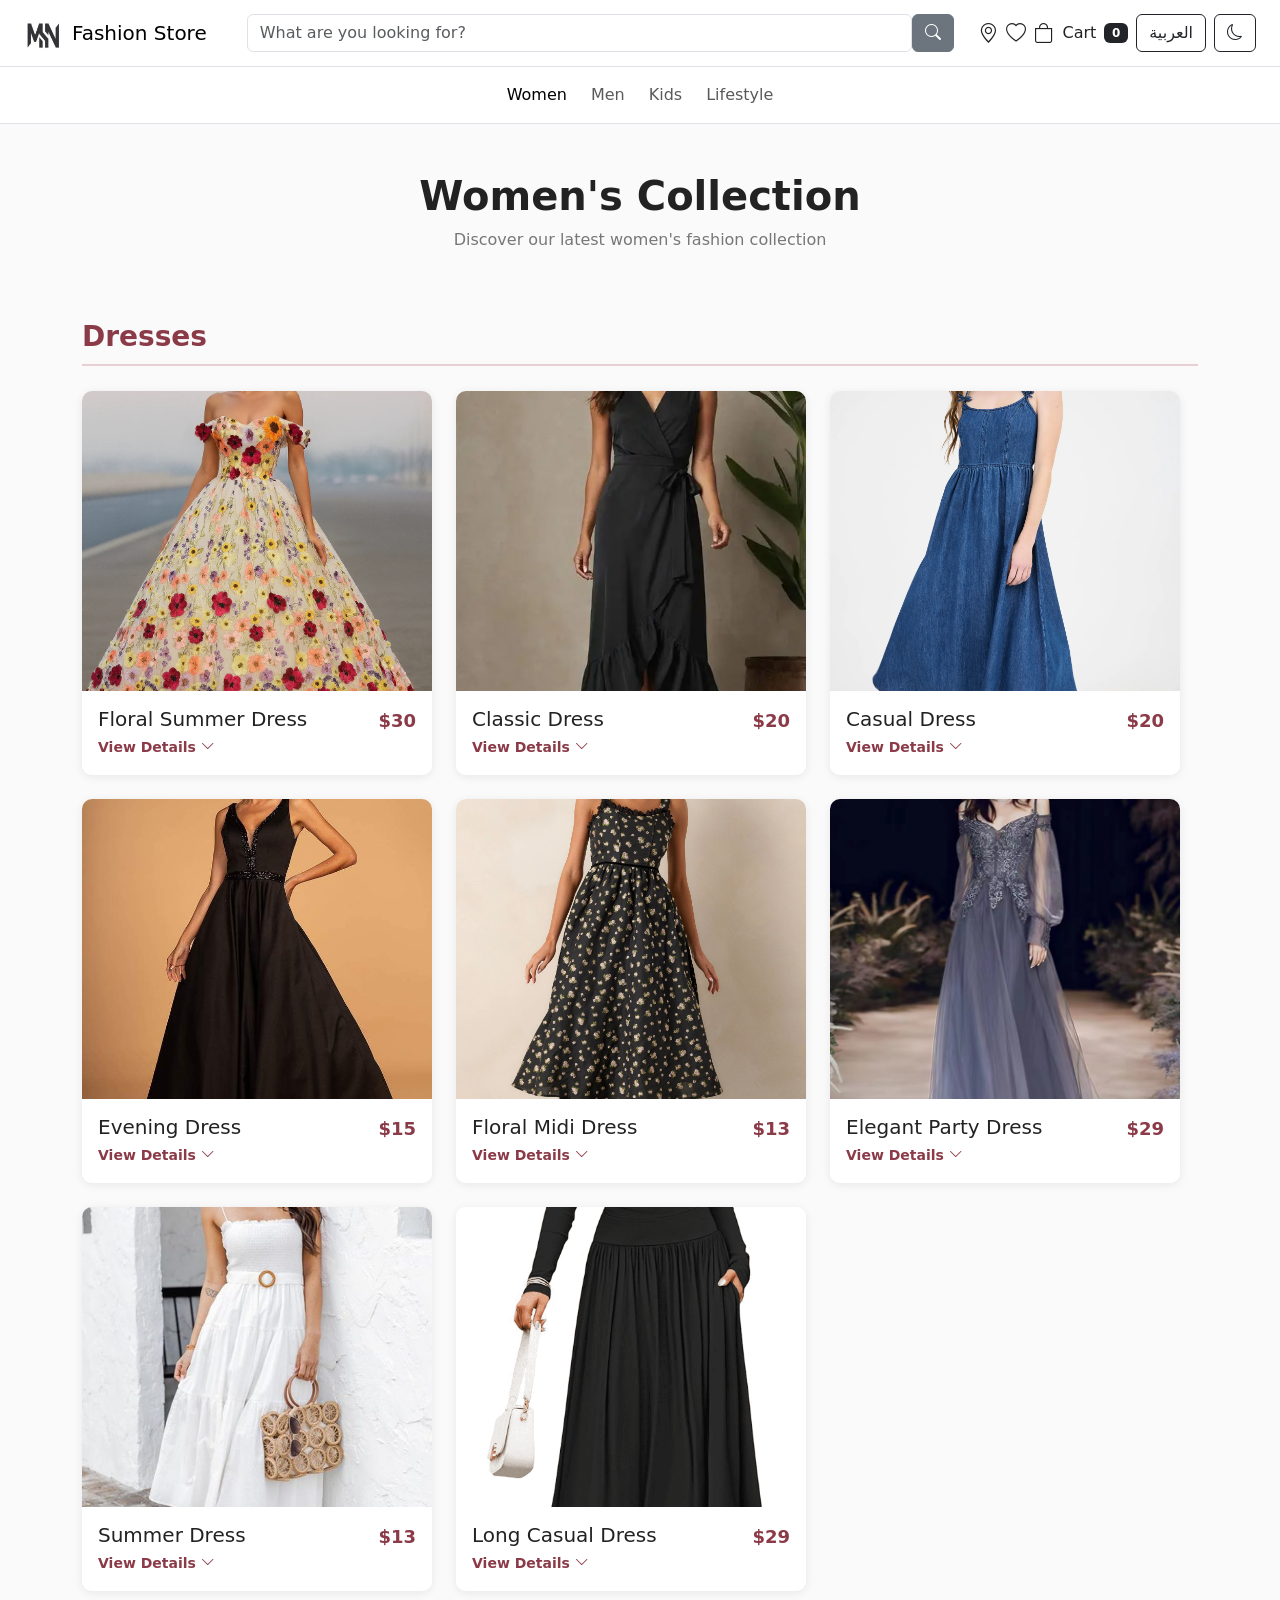
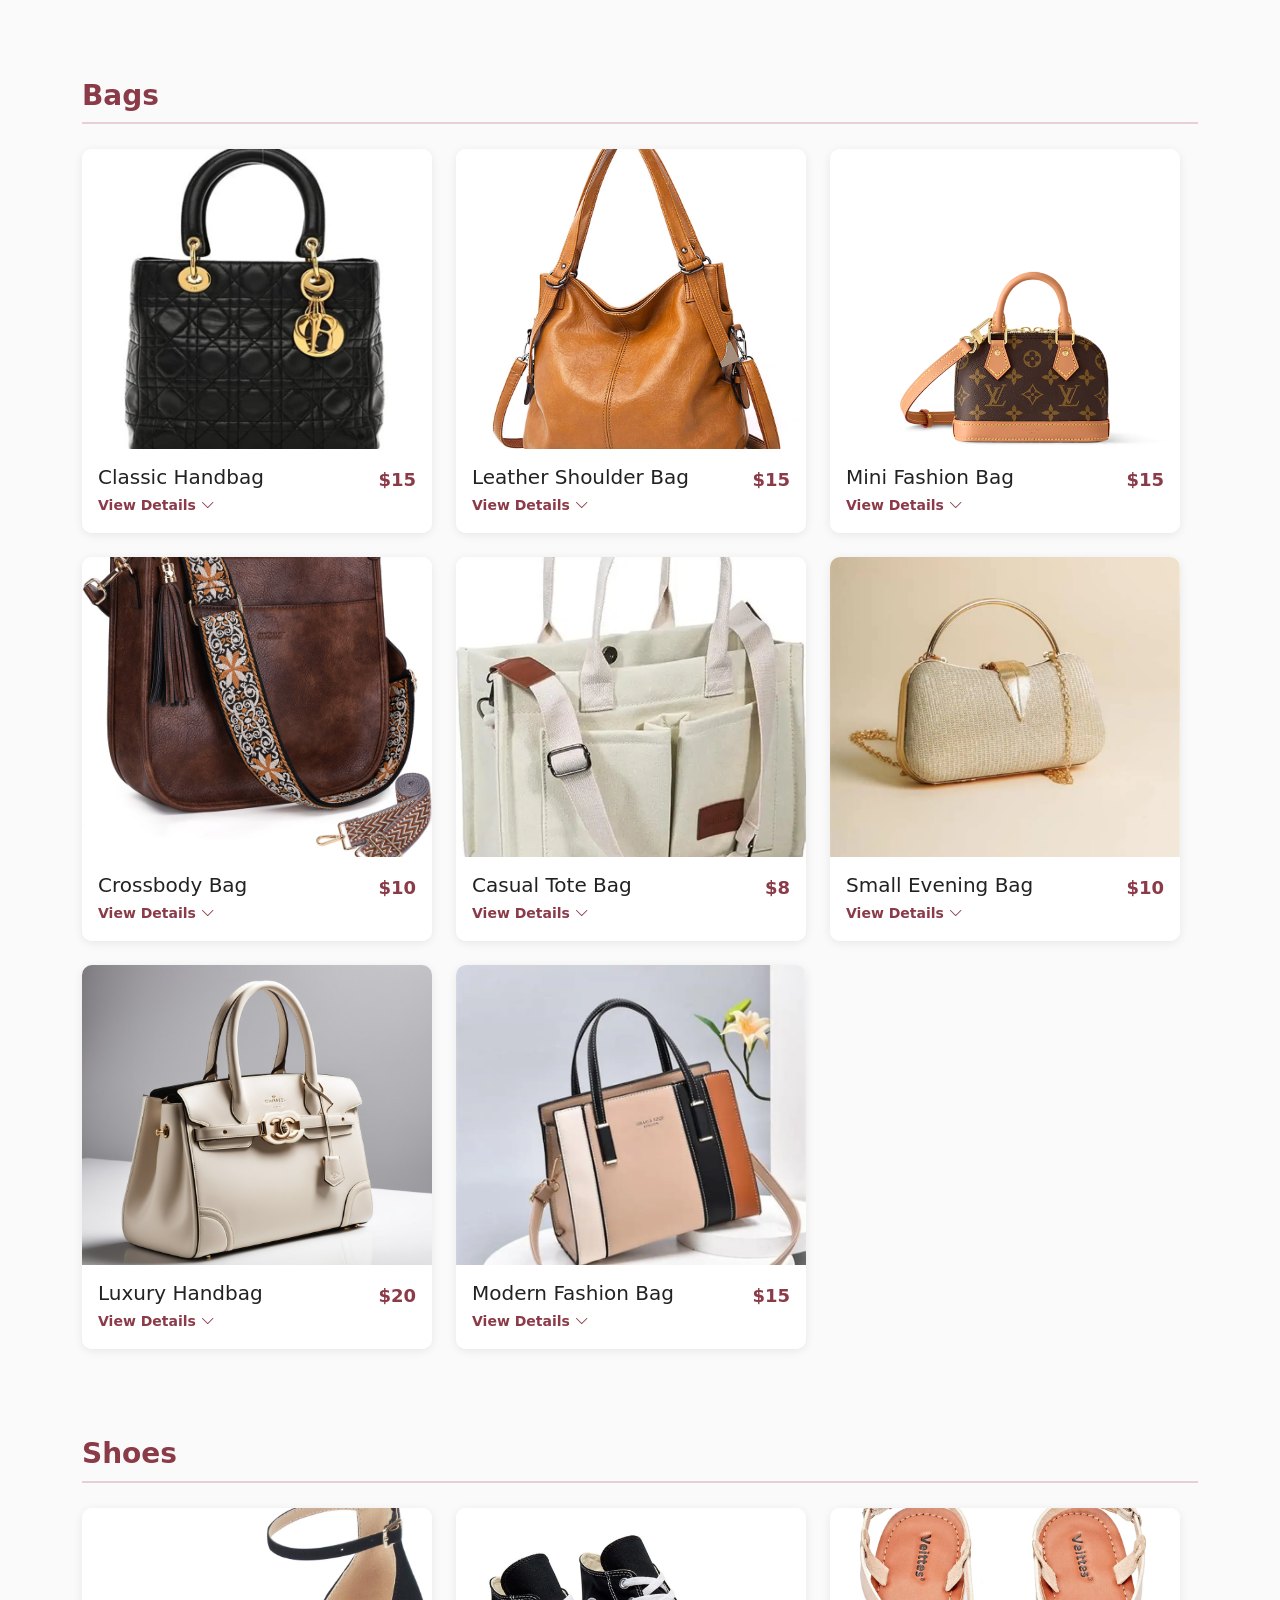
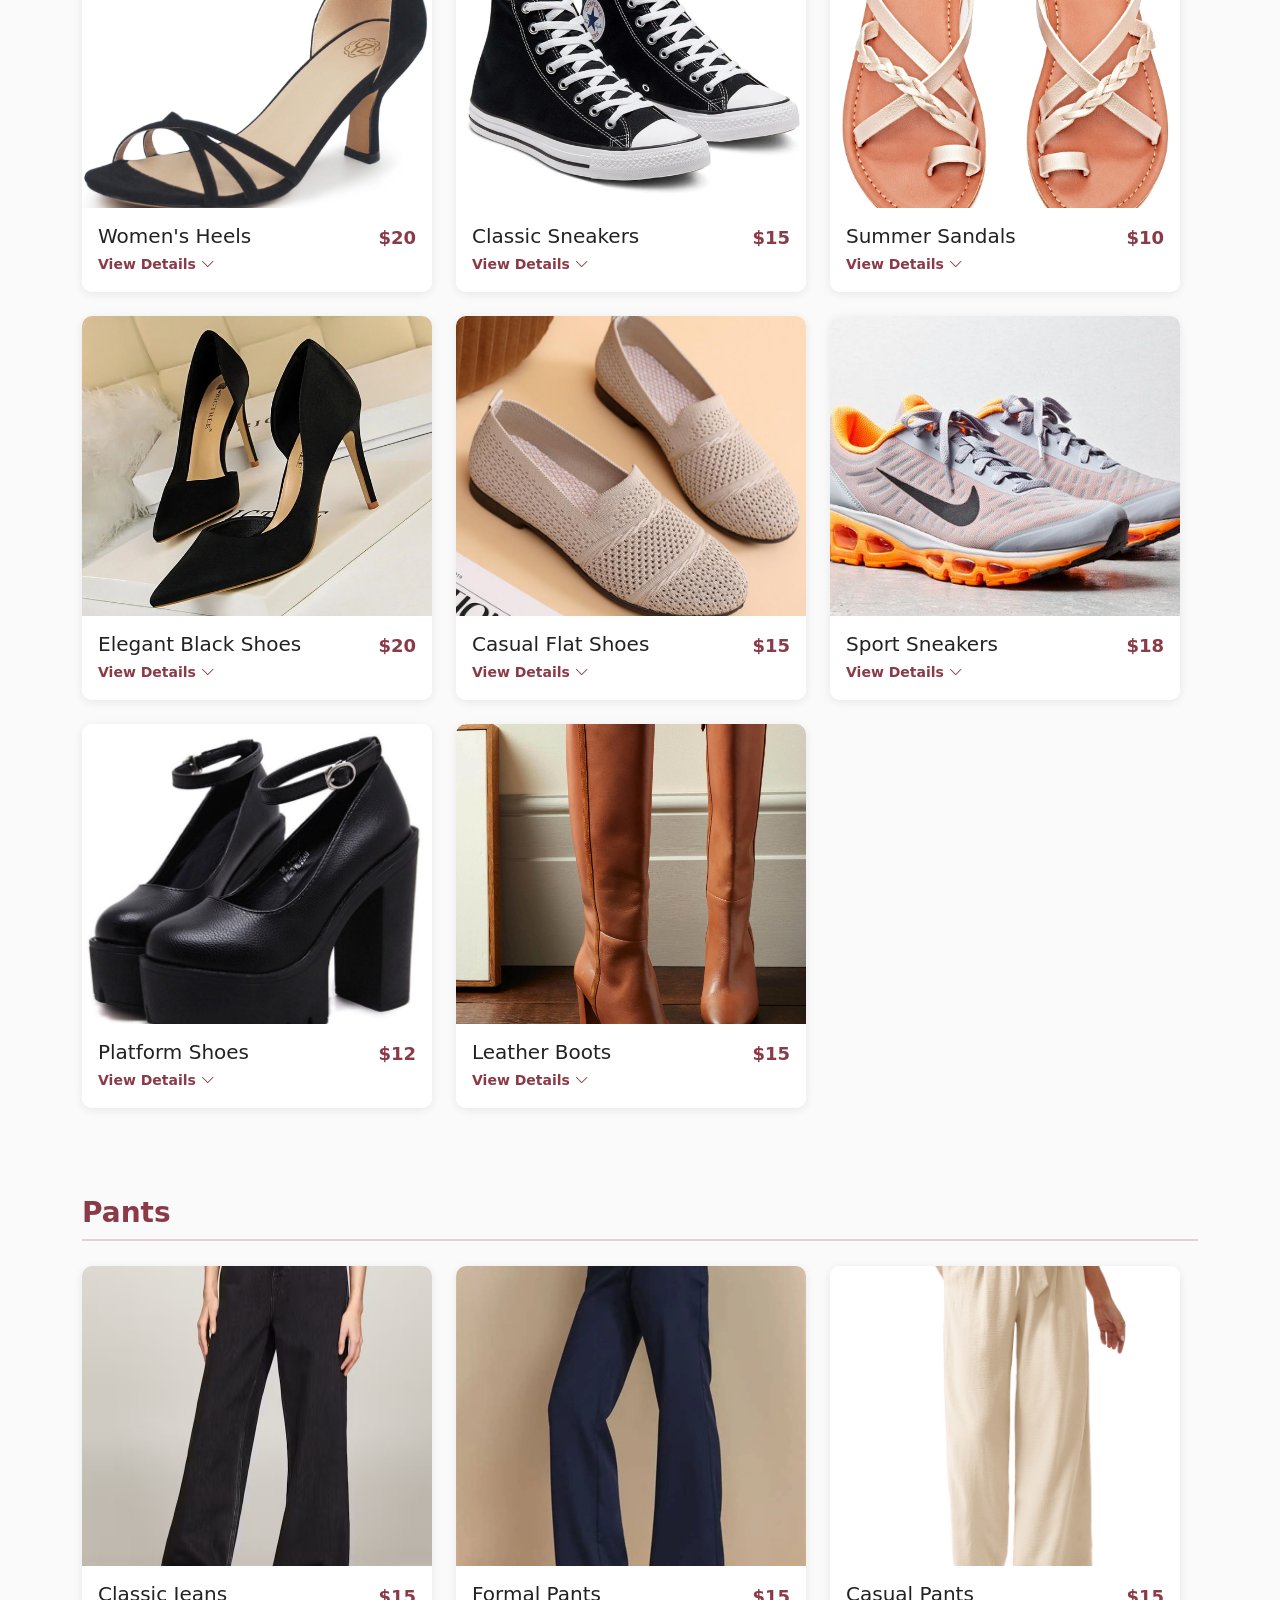
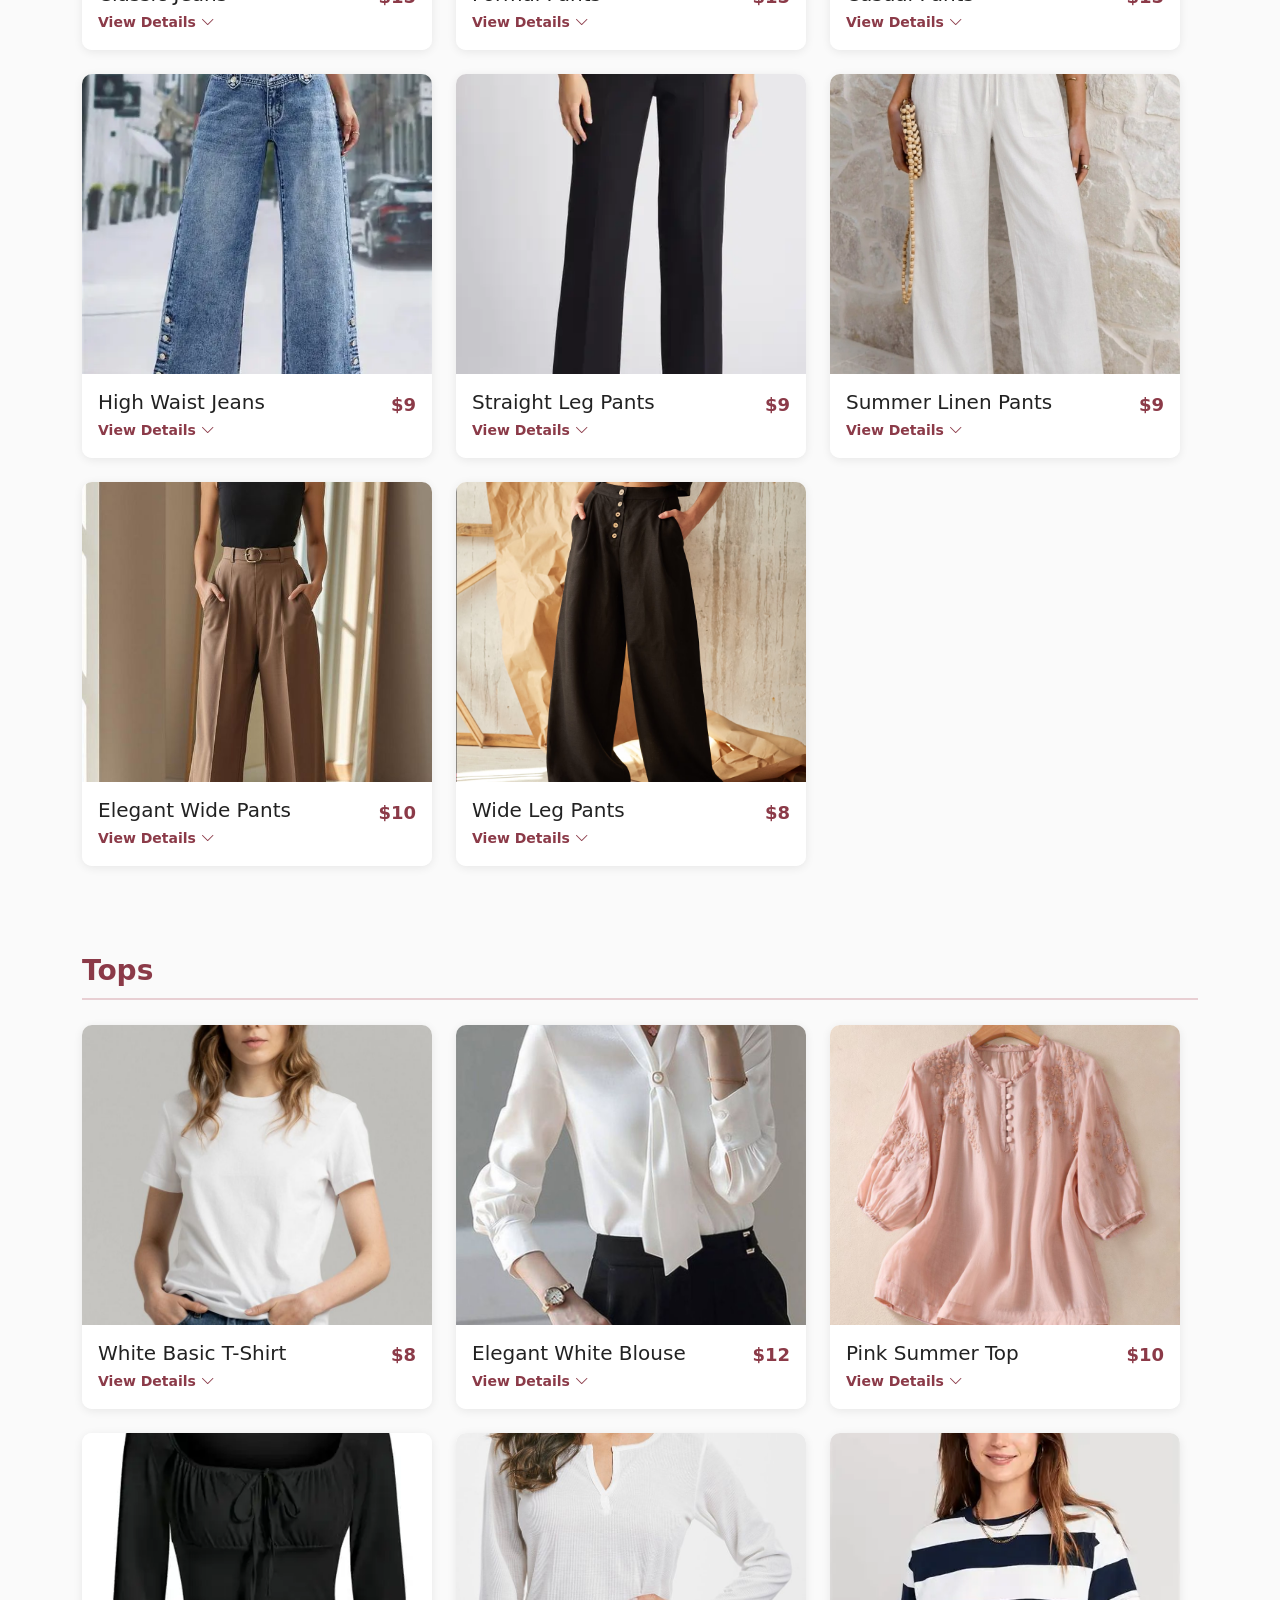
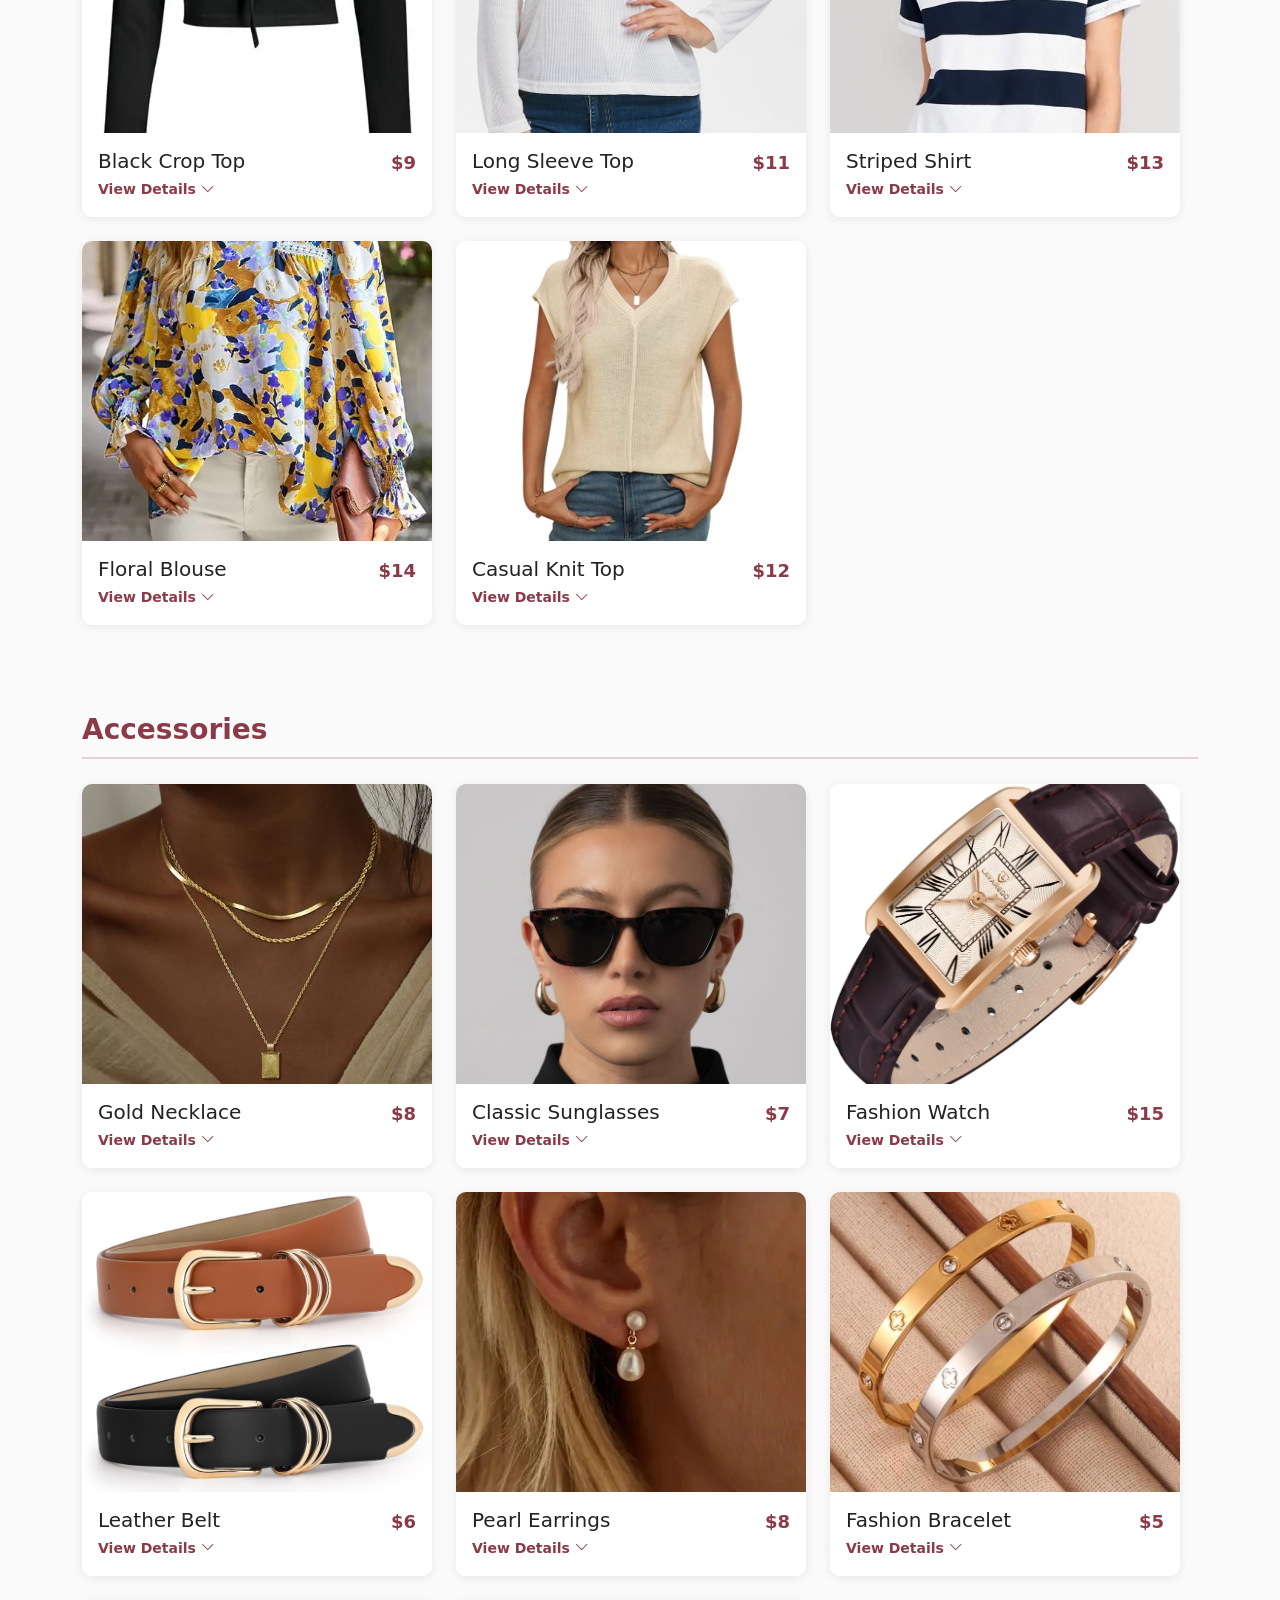
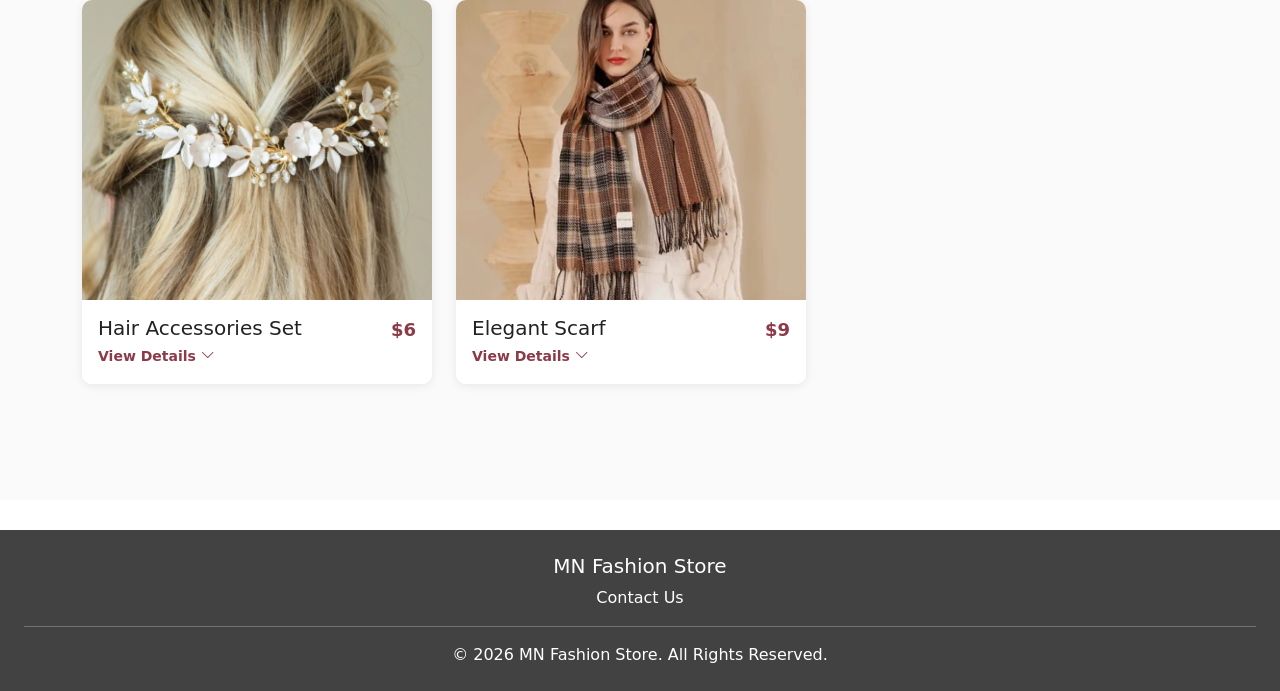
<file: html/women.html>
<!DOCTYPE html>
<html lang="en" dir="ltr">

<head>
    <meta charset="UTF-8">
    <meta name="viewport" content="width=device-width, initial-scale=1.0">
    <title>MN Store - Women</title>
    <link rel="stylesheet" href="https://cdn.jsdelivr.net/npm/bootstrap@5.3.8/dist/css/bootstrap.min.css">
    <link rel="stylesheet" href="https://cdn.jsdelivr.net/npm/bootstrap-icons@1.13.1/font/bootstrap-icons.min.css">
    <link rel="stylesheet" href="../css/women.css">
</head>

<body>

    <header>
        <nav class="navbar navbar-expand-lg bg-white border-bottom">
            <div class="container-fluid px-3 px-lg-4">
                <a class="navbar-brand d-flex align-items-center" href="index.html">
                    <img src="../image/logo.jpeg" width="40" height="40" class="me-2" alt="MN Logo">
                    <span data-en="Fashion Store" data-ar="متجر الأزياء">Fashion Store</span>
                </a>
                <button class="navbar-toggler" type="button" data-bs-toggle="collapse" data-bs-target="#mainNavbar">
                    <span class="navbar-toggler-icon"></span>
                </button>
                <div class="collapse navbar-collapse" id="mainNavbar">
                    <form class="d-flex mx-lg-4 my-3 my-lg-0 flex-grow-1">
                        <input class="form-control" type="search" placeholder="What are you looking for?">
                        <button class="btn btn-secondary" type="submit">
                            <i class="bi bi-search"></i>
                        </button>
                    </form>
                    <div class="d-flex align-items-center flex-wrap gap-2">
                        <a href="https://www.google.com/maps/search/?api=1&query=Longnan%2C+Gansu%2C+China"
                            class="nav-link" target="_blank">
                            <i class="bi bi-geo-alt fs-5"></i>
                        </a>
                        <a href="wishlist.html" class="nav-link">
                            <i class="bi bi-heart fs-5"></i>
                        </a>
                        <a href="cart.html" class="nav-link d-flex align-items-center">
                            <i class="bi bi-bag fs-5 me-2"></i>
                            <span>Cart</span>
                            <span id="cartCount" class="badge bg-dark ms-2">0</span>
                        </a>
                        <button class="btn btn-outline-dark" id="langBtn">العربية</button>
                        <button class="btn btn-outline-dark" id="themeBtn">
                            <i class="bi bi-moon"></i>
                        </button>
                    </div>
                </div>
            </div>
        </nav>

        <nav class="navbar bg-white border-bottom">
            <div class="container-fluid justify-content-center">
                <ul class="navbar-nav flex-row flex-wrap justify-content-center gap-3 gap-md-4">
                    <li class="nav-item"><a class="nav-link active" href="women.html">Women</a></li>
                    <li class="nav-item"><a class="nav-link" href="men.html">Men</a></li>
                    <li class="nav-item"><a class="nav-link" href="kids.html">Kids</a></li>
                    <li class="nav-item"><a class="nav-link" href="lifestyle.html">Lifestyle</a></li>
                </ul>
            </div>
        </nav>
    </header>

    <section class="women-section py-5">
        <div class="container">

            <div class="text-center mb-5">
                <h1 data-en="Women's Collection" data-ar="مجموعة النساء">Women's Collection</h1>
                <p data-en="Discover our latest women's fashion collection"
                    data-ar="اكتشفي أحدث مجموعات الأزياء النسائية">Discover our latest women's fashion collection</p>
            </div>

            <!-- Dresses -->
            <section class="category-section mb-5">
                <h2 class="category-title">Dresses</h2>
                <div class="products-flex">

                    <div class="product-item">
                        <div class="card product-card">
                            <button class="product-toggle" type="button" data-bs-toggle="collapse"
                                data-bs-target="#dress1">
                                <img src="../image/d1.jpg" class="card-img-top product-image" alt="Floral Summer Dress">
                                <div class="card-body text-start">
                                    <div class="d-flex justify-content-between align-items-center">
                                        <h5 class="card-title mb-1">Floral Summer Dress</h5>
                                        <span class="product-price">$30</span>
                                    </div>

                                    <span class="details-text">View Details <i class="bi bi-chevron-down"></i></span>
                                </div>
                            </button>
                            <div class="collapse" id="dress1">
                                <div class="product-details">
                                    <h6>Product Description</h6>
                                    <p>Beautiful floral dress perfect for summer days.</p>
                                    <h6>Available Sizes</h6>
                                    <div class="mb-3 size-options">
                                        <button type="button" class="size-option">S</button>
                                        <button type="button" class="size-option">M</button>
                                        <button type="button" class="size-option">L</button>
                                        <button type="button" class="size-option">XL</button>
                                    </div>
                                    <h6>Available Colors</h6>
                                    <div class="color-options">
                                        <button type="button" class="color-circle pink" data-color="Pink"></button>
                                        <button type="button" class="color-circle beige" data-color="Beige"></button>
                                        <button type="button" class="color-circle black" data-color="Black"></button>
                                    </div>
                                    <p class="selected-color mt-3">Selected Color: <span>None</span></p>
                                    <p class="selected-size">Selected Size: <span>None</span></p>
                                    <p class="mt-3 mb-0"><strong>Price: $30</strong></p>
                                    <button type="button" class="btn btn-dark w-100 mt-3 add-to-cart" data-id="dress1"
                                        data-name="Floral Summer Dress" data-price="39"
                                        data-image="https://images.unsplash.com/photo-1595777457583-95e059d581b8">
                                        <i class="bi bi-cart-plus"></i> Add to Cart
                                    </button>
                                </div>
                            </div>
                        </div>
                    </div>

                    <div class="product-item">
                        <div class="card product-card">
                            <button class="product-toggle" type="button" data-bs-toggle="collapse"
                                data-bs-target="#dress2">
                                <img src="../image/d2.jpg" class="card-img-top product-image" alt="Classic Black Dress">
                                <div class="card-body text-start">
                                    <div class="d-flex justify-content-between align-items-center">
                                        <h5 class="card-title mb-1">Classic Dress</h5>
                                        <span class="product-price">$20</span>
                                    </div>

                                    <span class="details-text">View Details <i class="bi bi-chevron-down"></i></span>
                                </div>
                            </button>
                            <div class="collapse" id="dress2">
                                <div class="product-details">
                                    <h6>Product Description</h6>
                                    <p>Classicdress with an elegant modern design.</p>
                                    <h6>Available Sizes</h6>
                                    <div class="mb-3 size-options">
                                        <button type="button" class="size-option">S</button>
                                        <button type="button" class="size-option">M</button>
                                        <button type="button" class="size-option">L</button>
                                        <button type="button" class="size-option">XL</button>
                                    </div>
                                    <h6>Available Colors</h6>
                                    <div class="color-options">
                                        <button type="button" class="color-circle black" data-color="Black"></button>
                                        <button type="button" class="color-circle beige" data-color="Beige"></button>
                                    </div>
                                    <p class="selected-color mt-3">Selected Color: <span>None</span></p>
                                    <p class="selected-size">Selected Size: <span>None</span></p>
                                    <p class="mt-3 mb-0"><strong>Price: $20</strong></p>
                                    <button type="button" class="btn btn-dark w-100 mt-3 add-to-cart" data-id="dress3"
                                        data-name="Casual Beige Dress" data-price="20"
                                        data-image="https://images.unsplash.com/photo-1591369822096-ffd140ec948f">
                                        <i class="bi bi-cart-plus"></i> Add to Cart
                                    </button>
                                </div>
                            </div>
                        </div>
                    </div>

                    <div class="product-item">
                        <div class="card product-card">
                            <button class="product-toggle" type="button" data-bs-toggle="collapse"
                                data-bs-target="#dress3">
                                <img src="../image/d3.jpg" class="card-img-top product-image" alt="Casual Beige Dress">
                                <div class="card-body text-start">
                                    <div class="d-flex justify-content-between align-items-center">
                                        <h5 class="card-title mb-1">Casual Dress</h5>
                                        <span class="product-price">$20</span>
                                    </div>

                                    <span class="details-text">View Details <i class="bi bi-chevron-down"></i></span>
                                </div>
                            </button>
                            <div class="collapse" id="dress3">
                                <div class="product-details">
                                    <h6>Product Description</h6>
                                    <p>Comfortable casual dress for everyday wear.</p>
                                    <h6>Available Sizes</h6>
                                    <div class="mb-3 size-options">
                                        <button type="button" class="size-option">S</button>
                                        <button type="button" class="size-option">M</button>
                                        <button type="button" class="size-option">L</button>
                                        <button type="button" class="size-option">XL</button>
                                    </div>
                                    <h6>Available Colors</h6>
                                    <div class="color-options">
                                        <button type="button" class="color-circle beige" data-color="Beige"></button>
                                        <button type="button" class="color-circle black" data-color="Black"></button>
                                    </div>
                                    <p class="selected-color mt-3">Selected Color: <span>None</span></p>
                                    <p class="selected-size">Selected Size: <span>None</span></p>
                                    <p class="mt-3 mb-0"><strong>Price: $42</strong></p>
                                    <button type="button" class="btn btn-dark w-100 mt-3 add-to-cart" data-id="dress3"
                                        data-name="Casual Beige Dress" data-price="42"
                                        data-image="https://images.unsplash.com/photo-1591369822096-ffd140ec948f">
                                        <i class="bi bi-cart-plus"></i> Add to Cart
                                    </button>
                                </div>
                            </div>
                        </div>
                    </div>

                    <div class="product-item">
                        <div class="card product-card">
                            <button class="product-toggle" type="button" data-bs-toggle="collapse"
                                data-bs-target="#dress4">
                                <img src="../image/d4.jpg" class="card-img-top product-image" alt="Pink Evening Dress">
                                <div class="card-body text-start">
                                    <div class="d-flex justify-content-between align-items-center">
                                        <h5 class="card-title mb-1">Evening Dress</h5>
                                        <span class="product-price">$15</span>
                                    </div>

                                    <span class="details-text">View Details <i class="bi bi-chevron-down"></i></span>
                                </div>
                            </button>
                            <div class="collapse" id="dress4">
                                <div class="product-details">
                                    <h6>Product Description</h6>
                                    <p>Elegant evening dress for special occasions.</p>
                                    <h6>Available Sizes</h6>
                                    <div class="mb-3 size-options">
                                        <button type="button" class="size-option">S</button>
                                        <button type="button" class="size-option">M</button>
                                        <button type="button" class="size-option">L</button>
                                        <button type="button" class="size-option">XL</button>
                                    </div>
                                    <h6>Available Colors</h6>
                                    <div class="color-options">
                                        <button type="button" class="color-circle pink" data-color="Pink"></button>
                                        <button type="button" class="color-circle black" data-color="Black"></button>
                                    </div>
                                    <p class="selected-color mt-3">Selected Color: <span>None</span></p>
                                    <p class="selected-size">Selected Size: <span>None</span></p>
                                    <p class="mt-3 mb-0"><strong>Price: $15</strong></p>
                                    <button type="button" class="btn btn-dark w-100 mt-3 add-to-cart" data-id="dress4"
                                        data-name="Pink Evening Dress" data-price="15"
                                        data-image="https://images.unsplash.com/photo-1485230895905-ec40ba36b9bc">
                                        <i class="bi bi-cart-plus"></i> Add to Cart
                                    </button>
                                </div>
                            </div>
                        </div>
                    </div>

                    <div class="product-item">
                        <div class="card product-card">
                            <button class="product-toggle" type="button" data-bs-toggle="collapse"
                                data-bs-target="#dress5">
                                <img src="../image/d5.jpg" class="card-img-top product-image" alt="Floral Midi Dress">
                                <div class="card-body text-start">
                                    <div class="d-flex justify-content-between align-items-center">
                                        <h5 class="card-title mb-1">Floral Midi Dress</h5>
                                        <span class="product-price">$13</span>
                                    </div>

                                    <span class="details-text">View Details <i class="bi bi-chevron-down"></i></span>
                                </div>
                            </button>
                            <div class="collapse" id="dress5">
                                <div class="product-details">
                                    <h6>Product Description</h6>
                                    <p>Stylish midi dress with a beautiful floral design.</p>
                                    <h6>Available Sizes</h6>
                                    <div class="mb-3 size-options">
                                        <button type="button" class="size-option">S</button>
                                        <button type="button" class="size-option">M</button>
                                        <button type="button" class="size-option">L</button>
                                        <button type="button" class="size-option">XL</button>
                                    </div>
                                    <h6>Available Colors</h6>
                                    <div class="color-options">
                                        <button type="button" class="color-circle pink" data-color="Pink"></button>
                                        <button type="button" class="color-circle beige" data-color="Beige"></button>
                                    </div>
                                    <p class="selected-color mt-3">Selected Color: <span>None</span></p>
                                    <p class="selected-size">Selected Size: <span>None</span></p>
                                    <p class="mt-3 mb-0"><strong>Price: $13</strong></p>
                                    <button type="button" class="btn btn-dark w-100 mt-3 add-to-cart" data-id="dress5"
                                        data-name="Floral Midi Dress" data-price="13" data-image="../image/d5.jpg">
                                        <i class="bi bi-cart-plus"></i> Add to Cart
                                    </button>
                                </div>
                            </div>
                        </div>
                    </div>

                    <div class="product-item">
                        <div class="card product-card">
                            <button class="product-toggle" type="button" data-bs-toggle="collapse"
                                data-bs-target="#dress6">
                                <img src="../image/d6.jpg" class="card-img-top product-image" alt="Elegant Party Dress">
                                <div class="card-body text-start">
                                    <div class="d-flex justify-content-between align-items-center">
                                        <h5 class="card-title mb-1">Elegant Party Dress</h5>
                                        <span class="product-price">$29</span>
                                    </div>

                                    <span class="details-text">View Details <i class="bi bi-chevron-down"></i></span>
                                </div>
                            </button>
                            <div class="collapse" id="dress6">
                                <div class="product-details">
                                    <h6>Product Description</h6>
                                    <p>Beautiful party dress with a timeless elegant style.</p>
                                    <h6>Available Sizes</h6>
                                    <div class="mb-3 size-options">
                                        <button type="button" class="size-option">S</button>
                                        <button type="button" class="size-option">M</button>
                                        <button type="button" class="size-option">L</button>
                                        <button type="button" class="size-option">XL</button>
                                    </div>
                                    <h6>Available Colors</h6>
                                    <div class="color-options">
                                        <button type="button" class="color-circle black" data-color="Black"></button>
                                        <button type="button" class="color-circle pink" data-color="Pink"></button>
                                        <button type="button" class="color-circle beige" data-color="Beige"></button>
                                    </div>
                                    <p class="selected-color mt-3">Selected Color: <span>None</span></p>
                                    <p class="selected-size">Selected Size: <span>None</span></p>
                                    <p class="mt-3 mb-0"><strong>Price: $29</strong></p>
                                    <button type="button" class="btn btn-dark w-100 mt-3 add-to-cart" data-id="dress6"
                                        data-name="Elegant Party Dress" data-price="59"
                                        data-image="https://images.unsplash.com/photo-1539008835657-9e8e9680c956">
                                        <i class="bi bi-cart-plus"></i> Add to Cart
                                    </button>
                                </div>
                            </div>
                        </div>
                    </div>

                    <div class="product-item">
                        <div class="card product-card">
                            <button class="product-toggle" type="button" data-bs-toggle="collapse"
                                data-bs-target="#dress7">
                                <img src="../image/d7.jpg" class="card-img-top product-image" alt="Summer White Dress">
                                <div class="card-body text-start">
                                    <div class="d-flex justify-content-between align-items-center">
                                        <h5 class="card-title mb-1">Summer Dress</h5>
                                        <span class="product-price">$13</span>
                                    </div>

                                    <span class="details-text">View Details <i class="bi bi-chevron-down"></i></span>
                                </div>
                            </button>
                            <div class="collapse" id="dress7">
                                <div class="product-details">
                                    <h6>Product Description</h6>
                                    <p>Light and comfortable white summer dress.</p>
                                    <h6>Available Sizes</h6>
                                    <div class="mb-3 size-options">
                                        <button type="button" class="size-option">S</button>
                                        <button type="button" class="size-option">M</button>
                                        <button type="button" class="size-option">L</button>
                                        <button type="button" class="size-option">XL</button>
                                    </div>
                                    <h6>Available Colors</h6>
                                    <div class="color-options">
                                        <button type="button" class="color-circle white" data-color="White"></button>
                                        <button type="button" class="color-circle beige" data-color="Beige"></button>
                                        <button type="button" class="color-circle pink" data-color="Pink"></button>
                                    </div>
                                    <p class="selected-color mt-3">Selected Color: <span>None</span></p>
                                    <p class="selected-size">Selected Size: <span>None</span></p>
                                    <p class="mt-3 mb-0"><strong>Price: $13</strong></p>
                                    <button type="button" class="btn btn-dark w-100 mt-3 add-to-cart" data-id="dress7"
                                        data-name="Summer White Dress" data-price="13" data-image="../image/d7.jpg">
                                        <i class="bi bi-cart-plus"></i> Add to Cart
                                    </button>
                                </div>
                            </div>
                        </div>
                    </div>

                    <div class="product-item">
                        <div class="card product-card">
                            <button class="product-toggle" type="button" data-bs-toggle="collapse"
                                data-bs-target="#dress8">
                                <img src="../image/d8.jpg" class="card-img-top product-image" alt="Long Casual Dress">
                                <div class="card-body text-start">
                                    <div class="d-flex justify-content-between align-items-center">
                                        <h5 class="card-title mb-1">Long Casual Dress</h5>
                                        <span class="product-price">$29</span>
                                    </div>

                                    <span class="details-text">View Details <i class="bi bi-chevron-down"></i></span>
                                </div>
                            </button>
                            <div class="collapse" id="dress8">
                                <div class="product-details">
                                    <h6>Product Description</h6>
                                    <p>Modern long dress suitable for everyday outfits.</p>
                                    <h6>Available Sizes</h6>
                                    <div class="mb-3 size-options">
                                        <button type="button" class="size-option">S</button>
                                        <button type="button" class="size-option">M</button>
                                        <button type="button" class="size-option">L</button>
                                        <button type="button" class="size-option">XL</button>
                                    </div>
                                    <h6>Available Colors</h6>
                                    <div class="color-options">
                                        <button type="button" class="color-circle black" data-color="Black"></button>
                                        <button type="button" class="color-circle beige" data-color="Beige"></button>
                                        <button type="button" class="color-circle pink" data-color="Pink"></button>
                                    </div>
                                    <p class="selected-color mt-3">Selected Color: <span>None</span></p>
                                    <p class="selected-size">Selected Size: <span>None</span></p>
                                    <p class="mt-3 mb-0"><strong>Price: $29</strong></p>
                                    <button type="button" class="btn btn-dark w-100 mt-3 add-to-cart" data-id="dress8"
                                        data-name="Long Casual Dress" data-price="29" data-image="../image/d8.jpg">
                                        <i class="bi bi-cart-plus"></i> Add to Cart
                                    </button>
                                </div>
                            </div>
                        </div>
                    </div>

                </div>
            </section>

            <!-- Bags -->
            <section class="category-section mb-5">
                <h2 class="category-title">Bags</h2>
                <div class="products-flex">

                    <div class="product-item">
                        <div class="card product-card">
                            <button class="product-toggle" type="button" data-bs-toggle="collapse"
                                data-bs-target="#bag1">
                                <img src="../image/b1.jpg" class="card-img-top product-image" alt="Classic Handbag">
                                <div class="card-body text-start">
                                    <div class="d-flex justify-content-between align-items-center">
                                        <h5 class="card-title mb-1">Classic Handbag</h5>
                                        <span class="product-price">$15</span>
                                    </div>

                                    <span class="details-text">View Details <i class="bi bi-chevron-down"></i></span>
                                </div>
                            </button>
                            <div class="collapse" id="bag1">
                                <div class="product-details">
                                    <h6>Product Description</h6>
                                    <p>Stylish handbag suitable for everyday use.</p>
                                    <h6>Available Sizes</h6>
                                    <div class="mb-3 size-options">
                                        <button type="button" class="size-option">Small</button>
                                        <button type="button" class="size-option">Medium</button>
                                        <button type="button" class="size-option">Large</button>
                                    </div>
                                    <h6>Available Colors</h6>
                                    <div class="color-options">
                                        <button type="button" class="color-circle black" data-color="Black"></button>
                                        <button type="button" class="color-circle beige" data-color="Beige"></button>
                                        <button type="button" class="color-circle brown" data-color="Brown"></button>
                                    </div>
                                    <p class="selected-color mt-3">Selected Color: <span>None</span></p>
                                    <p class="selected-size">Selected Size: <span>None</span></p>
                                    <p class="mt-3 mb-0"><strong>Price: $15</strong></p>
                                    <button type="button" class="btn btn-dark w-100 mt-3 add-to-cart" data-id="bag1"
                                        data-name="Classic Handbag" data-price="15" data-image="../image/bag1.jpg">
                                        <i class="bi bi-cart-plus"></i> Add to Cart
                                    </button>
                                </div>
                            </div>
                        </div>
                    </div>

                    <div class="product-item">
                        <div class="card product-card">
                            <button class="product-toggle" type="button" data-bs-toggle="collapse"
                                data-bs-target="#bag2">
                                <img src="../image/b2.jpg" class="card-img-top product-image"
                                    alt="Leather Shoulder Bag">
                                <div class="card-body text-start">
                                    <div class="d-flex justify-content-between align-items-center">
                                        <h5 class="card-title mb-1">Leather Shoulder Bag</h5>
                                        <span class="product-price">$15</span>
                                    </div>
                                    <span class="details-text">View Details <i class="bi bi-chevron-down"></i></span>
                                </div>
                            </button>
                            <div class="collapse" id="bag2">
                                <div class="product-details">
                                    <h6>Product Description</h6>
                                    <p>Elegant shoulder bag with a modern design.</p>
                                    <h6>Available Sizes</h6>
                                    <div class="mb-3 size-options">
                                        <button type="button" class="size-option">Small</button>
                                        <button type="button" class="size-option">Medium</button>
                                        <button type="button" class="size-option">Large</button>
                                    </div>
                                    <h6>Available Colors</h6>
                                    <div class="color-options">
                                        <button type="button" class="color-circle black" data-color="Black"></button>
                                        <button type="button" class="color-circle brown" data-color="Brown"></button>
                                    </div>
                                    <p class="selected-color mt-3">Selected Color: <span>None</span></p>
                                    <p class="selected-size">Selected Size: <span>None</span></p>
                                    <p class="mt-3 mb-0"><strong>Price: $15</strong></p>
                                    <button type="button" class="btn btn-dark w-100 mt-3 add-to-cart" data-id="bag2"
                                        data-name="Leather Shoulder Bag" data-price="15" data-image="../image/bag2.jpg">
                                        <i class="bi bi-cart-plus"></i> Add to Cart
                                    </button>
                                </div>
                            </div>
                        </div>
                    </div>

                    <div class="product-item">
                        <div class="card product-card">
                            <button class="product-toggle" type="button" data-bs-toggle="collapse"
                                data-bs-target="#bag3">
                                <img src="../image/b3.jpg" class="card-img-top product-image" alt="Mini Fashion Bag">
                                <div class="card-body text-start">
                                    <div class="d-flex justify-content-between align-items-center">
                                        <h5 class="card-title mb-1">Mini Fashion Bag</h5>
                                        <span class="product-price">$15</span>
                                    </div>

                                    <span class="details-text">View Details <i class="bi bi-chevron-down"></i></span>
                                </div>
                            </button>
                            <div class="collapse" id="bag3">
                                <div class="product-details">
                                    <h6>Product Description</h6>
                                    <p>Small fashionable bag for daily outings.</p>
                                    <h6>Available Sizes</h6>
                                    <div class="mb-3 size-options">
                                        <button type="button" class="size-option">Small</button>
                                        <button type="button" class="size-option">Medium</button>
                                        <button type="button" class="size-option">Large</button>
                                    </div>
                                    <h6>Available Colors</h6>
                                    <div class="color-options">
                                        <button type="button" class="color-circle pink" data-color="Pink"></button>
                                        <button type="button" class="color-circle black" data-color="Black"></button>
                                        <button type="button" class="color-circle beige" data-color="Beige"></button>
                                    </div>
                                    <p class="selected-color mt-3">Selected Color: <span>None</span></p>
                                    <p class="selected-size">Selected Size: <span>None</span></p>
                                    <p class="mt-3 mb-0"><strong>Price: $15</strong></p>
                                    <button type="button" class="btn btn-dark w-100 mt-3 add-to-cart" data-id="bag3"
                                        data-name="Mini Fashion Bag" data-price="15" data-image="../image/b3.jpg">
                                        <i class="bi bi-cart-plus"></i> Add to Cart
                                    </button>
                                </div>
                            </div>
                        </div>
                    </div>

                    <div class="product-item">
                        <div class="card product-card">
                            <button class="product-toggle" type="button" data-bs-toggle="collapse"
                                data-bs-target="#bag4">
                                <img src="../image/b4.jpg" class="card-img-top product-image" alt="Crossbody Bag">
                                <div class="card-body text-start">
                                    <div class="d-flex justify-content-between align-items-center">
                                        <h5 class="card-title mb-1">Crossbody Bag</h5>
                                        <span class="product-price">$10</span>
                                    </div>

                                    <span class="details-text">View Details <i class="bi bi-chevron-down"></i></span>
                                </div>
                            </button>
                            <div class="collapse" id="bag4">
                                <div class="product-details">
                                    <h6>Product Description</h6>
                                    <p>Practical crossbody bag for daily use.</p>
                                    <h6>Available Sizes</h6>
                                    <div class="mb-3 size-options">
                                        <button type="button" class="size-option">Small</button>
                                        <button type="button" class="size-option">Medium</button>
                                        <button type="button" class="size-option">Large</button>
                                    </div>
                                    <h6>Available Colors</h6>
                                    <div class="color-options">
                                        <button type="button" class="color-circle black" data-color="Black"></button>
                                        <button type="button" class="color-circle pink" data-color="Pink"></button>
                                        <button type="button" class="color-circle brown" data-color="Brown"></button>
                                    </div>
                                    <p class="selected-color mt-3">Selected Color: <span>None</span></p>
                                    <p class="selected-size">Selected Size: <span>None</span></p>
                                    <p class="mt-3 mb-0"><strong>Price: $10</strong></p>
                                    <button type="button" class="btn btn-dark w-100 mt-3 add-to-cart" data-id="bag4"
                                        data-name="Crossbody Bag" data-price="10" data-image="../image/b4.jpg">
                                        <i class="bi bi-cart-plus"></i> Add to Cart
                                    </button>
                                </div>
                            </div>
                        </div>
                    </div>

                    <div class="product-item">
                        <div class="card product-card">
                            <button class="product-toggle" type="button" data-bs-toggle="collapse"
                                data-bs-target="#bag5">
                                <img src="../image/b5.jpg" class="card-img-top product-image" alt="Casual Tote Bag">
                                <div class="card-body text-start">
                                    <div class="d-flex justify-content-between align-items-center">
                                        <h5 class="card-title mb-1">Casual Tote Bag</h5>
                                        <span class="product-price">$8</span>
                                    </div>

                                    <span class="details-text">View Details <i class="bi bi-chevron-down"></i></span>
                                </div>
                            </button>
                            <div class="collapse" id="bag5">
                                <div class="product-details">
                                    <h6>Product Description</h6>
                                    <p>Spacious tote bag for everyday essentials.</p>
                                    <h6>Available Sizes</h6>
                                    <div class="mb-3 size-options">
                                        <button type="button" class="size-option">Small</button>
                                        <button type="button" class="size-option">Medium</button>
                                        <button type="button" class="size-option">Large</button>
                                    </div>
                                    <h6>Available Colors</h6>
                                    <div class="color-options">
                                        <button type="button" class="color-circle beige" data-color="Beige"></button>
                                        <button type="button" class="color-circle black" data-color="Black"></button>
                                    </div>
                                    <p class="selected-color mt-3">Selected Color: <span>None</span></p>
                                    <p class="selected-size">Selected Size: <span>None</span></p>
                                    <p class="mt-3 mb-0"><strong>Price: $8</strong></p>
                                    <button type="button" class="btn btn-dark w-100 mt-3 add-to-cart" data-id="bag5"
                                        data-name="Casual Tote Bag" data-price="8" data-image="../image/b5.jpg">
                                        <i class="bi bi-cart-plus"></i> Add to Cart
                                    </button>
                                </div>
                            </div>
                        </div>
                    </div>

                    <div class="product-item">
                        <div class="card product-card">
                            <button class="product-toggle" type="button" data-bs-toggle="collapse"
                                data-bs-target="#bag6">
                                <img src="../image/b6.jpg" class="card-img-top product-image" alt="Evening Bag">
                                <div class="card-body text-start">
                                    <div class="d-flex justify-content-between align-items-center">
                                        <h5 class="card-title mb-1">Small Evening Bag</h5>
                                        <span class="product-price">$10</span>
                                    </div>

                                    <span class="details-text">View Details <i class="bi bi-chevron-down"></i></span>
                                </div>
                            </button>
                            <div class="collapse" id="bag6">
                                <div class="product-details">
                                    <h6>Product Description</h6>
                                    <p>Stylish evening bag with a simple design.</p>
                                    <h6>Available Sizes</h6>
                                    <div class="mb-3 size-options">
                                        <button type="button" class="size-option">Small</button>
                                        <button type="button" class="size-option">Medium</button>
                                    </div>
                                    <h6>Available Colors</h6>
                                    <div class="color-options">
                                        <button type="button" class="color-circle black" data-color="Black"></button>
                                        <button type="button" class="color-circle pink" data-color="Pink"></button>
                                        <button type="button" class="color-circle gold" data-color="Gold"></button>
                                    </div>
                                    <p class="selected-color mt-3">Selected Color: <span>None</span></p>
                                    <p class="selected-size">Selected Size: <span>None</span></p>
                                    <p class="mt-3 mb-0"><strong>Price: $10</strong></p>
                                    <button type="button" class="btn btn-dark w-100 mt-3 add-to-cart" data-id="bag6"
                                        data-name="Small Evening Bag" data-price="10" data-image="../image/b6.jpg">
                                        <i class="bi bi-cart-plus"></i> Add to Cart
                                    </button>
                                </div>
                            </div>
                        </div>
                    </div>

                    <div class="product-item">
                        <div class="card product-card">
                            <button class="product-toggle" type="button" data-bs-toggle="collapse"
                                data-bs-target="#bag7">
                                <img src="../image/b7.jpg" class="card-img-top product-image" alt="Luxury Handbag">
                                <div class="card-body text-start">
                                    <div class="d-flex justify-content-between align-items-center">
                                        <h5 class="card-title mb-1">Luxury Handbag</h5>
                                        <span class="product-price">$20</span>
                                    </div>

                                    <span class="details-text">View Details <i class="bi bi-chevron-down"></i></span>
                                </div>
                            </button>
                            <div class="collapse" id="bag7">
                                <div class="product-details">
                                    <h6>Product Description</h6>
                                    <p>Elegant handbag for special occasions.</p>
                                    <h6>Available Sizes</h6>
                                    <div class="mb-3 size-options">
                                        <button type="button" class="size-option">Small</button>
                                        <button type="button" class="size-option">Medium</button>
                                        <button type="button" class="size-option">Large</button>
                                    </div>
                                    <h6>Available Colors</h6>
                                    <div class="color-options">
                                        <button type="button" class="color-circle black" data-color="Black"></button>
                                        <button type="button" class="color-circle beige" data-color="Beige"></button>
                                    </div>
                                    <p class="selected-color mt-3">Selected Color: <span>None</span></p>
                                    <p class="selected-size">Selected Size: <span>None</span></p>
                                    <p class="mt-3 mb-0"><strong>Price: $20</strong></p>
                                    <button type="button" class="btn btn-dark w-100 mt-3 add-to-cart" data-id="bag7"
                                        data-name="Luxury Handbag" data-price="20" data-image="../image/b7.jpg">
                                        <i class="bi bi-cart-plus"></i> Add to Cart
                                    </button>
                                </div>
                            </div>
                        </div>
                    </div>

                    <div class="product-item">
                        <div class="card product-card">
                            <button class="product-toggle" type="button" data-bs-toggle="collapse"
                                data-bs-target="#bag8">
                                <img src="../image/b8.jpg" class="card-img-top product-image" alt="Fashion Bag">
                                <div class="card-body text-start">
                                    <div class="d-flex justify-content-between align-items-center">
                                        <h5 class="card-title mb-1">Modern Fashion Bag</h5>
                                        <span class="product-price">$15</span>
                                    </div>

                                    <span class="details-text">View Details <i class="bi bi-chevron-down"></i></span>
                                </div>
                            </button>
                            <div class="collapse" id="bag8">
                                <div class="product-details">
                                    <h6>Product Description</h6>
                                    <p>Modern bag for everyday fashion.</p>
                                    <h6>Available Sizes</h6>
                                    <div class="mb-3 size-options">
                                        <button type="button" class="size-option">Small</button>
                                        <button type="button" class="size-option">Medium</button>
                                        <button type="button" class="size-option">Large</button>
                                    </div>
                                    <h6>Available Colors</h6>
                                    <div class="color-options">
                                        <button type="button" class="color-circle pink" data-color="Pink"></button>
                                        <button type="button" class="color-circle brown" data-color="Brown"></button>
                                        <button type="button" class="color-circle black" data-color="Black"></button>
                                    </div>
                                    <p class="selected-color mt-3">Selected Color: <span>None</span></p>
                                    <p class="selected-size">Selected Size: <span>None</span></p>
                                    <p class="mt-3 mb-0"><strong>Price: $15</strong></p>
                                    <button type="button" class="btn btn-dark w-100 mt-3 add-to-cart" data-id="bag8"
                                        data-name="Modern Fashion Bag" data-price="15" data-image="../image/b8.jpg">
                                        <i class="bi bi-cart-plus"></i> Add to Cart
                                    </button>
                                </div>
                            </div>
                        </div>
                    </div>

                </div>
            </section>

            <!-- Shoes -->
            <section class="category-section mb-5">
                <h2 class="category-title">Shoes</h2>
                <div class="products-flex">

                    <div class="product-item">
                        <div class="card product-card">
                            <button class="product-toggle" type="button" data-bs-toggle="collapse"
                                data-bs-target="#shoe1">
                                <img src="../image/s1.jpg" class="card-img-top product-image" alt="Women's Heels">
                                <div class="card-body text-start">
                                    <div class="d-flex justify-content-between align-items-center">
                                        <h5 class="card-title mb-1">Women's Heels</h5>
                                        <span class="product-price">$20</span>
                                    </div>

                                    <span class="details-text">View Details <i class="bi bi-chevron-down"></i></span>
                                </div>
                            </button>
                            <div class="collapse" id="shoe1">
                                <div class="product-details">
                                    <h6>Product Description</h6>
                                    <p>Elegant heels for a stylish look.</p>
                                    <h6>Available Sizes</h6>
                                    <div class="mb-3 size-options">
                                        <button type="button" class="size-option">36</button>
                                        <button type="button" class="size-option">37</button>
                                        <button type="button" class="size-option">38</button>
                                        <button type="button" class="size-option">39</button>
                                        <button type="button" class="size-option">40</button>
                                    </div>
                                    <h6>Available Colors</h6>
                                    <div class="color-options">
                                        <button type="button" class="color-circle black" data-color="Black"></button>
                                        <button type="button" class="color-circle beige" data-color="Beige"></button>
                                        <button type="button" class="color-circle pink" data-color="Pink"></button>
                                    </div>
                                    <p class="selected-color mt-3">Selected Color: <span>None</span></p>
                                    <p class="selected-size">Selected Size: <span>None</span></p>
                                    <p class="mt-3 mb-0"><strong>Price: $20</strong></p>
                                    <button type="button" class="btn btn-dark w-100 mt-3 add-to-cart" data-id="shoe1"
                                        data-name="Women's Heels" data-price="20" data-image="../image/s1.jpg">
                                        <i class="bi bi-cart-plus"></i> Add to Cart
                                    </button>
                                </div>
                            </div>
                        </div>
                    </div>

                    <div class="product-item">
                        <div class="card product-card">
                            <button class="product-toggle" type="button" data-bs-toggle="collapse"
                                data-bs-target="#shoe2">
                                <img src="../image/s2.jpg" class="card-img-top product-image" alt="Classic Sneakers">
                                <div class="card-body text-start">
                                    <div class="d-flex justify-content-between align-items-center">
                                        <h5 class="card-title mb-1">Classic Sneakers</h5>
                                        <span class="product-price">$15</span>
                                    </div>

                                    <span class="details-text">View Details <i class="bi bi-chevron-down"></i></span>
                                </div>
                            </button>
                            <div class="collapse" id="shoe2">
                                <div class="product-details">
                                    <h6>Product Description</h6>
                                    <p>Comfortable sneakers for everyday activities.</p>
                                    <h6>Available Sizes</h6>
                                    <div class="mb-3 size-options">
                                        <button type="button" class="size-option">36</button>
                                        <button type="button" class="size-option">37</button>
                                        <button type="button" class="size-option">38</button>
                                        <button type="button" class="size-option">39</button>
                                        <button type="button" class="size-option">40</button>
                                    </div>
                                    <h6>Available Colors</h6>
                                    <div class="color-options">
                                        <button type="button" class="color-circle white" data-color="White"></button>
                                        <button type="button" class="color-circle black" data-color="Black"></button>
                                        <button type="button" class="color-circle pink" data-color="Pink"></button>
                                    </div>
                                    <p class="selected-color mt-3">Selected Color: <span>None</span></p>
                                    <p class="selected-size">Selected Size: <span>None</span></p>
                                    <p class="mt-3 mb-0"><strong>Price: $15</strong></p>
                                    <button type="button" class="btn btn-dark w-100 mt-3 add-to-cart" data-id="shoe2"
                                        data-name="Classic Sneakers" data-price="15" data-image="../image/s2.jpg">
                                        <i class="bi bi-cart-plus"></i> Add to Cart
                                    </button>
                                </div>
                            </div>
                        </div>
                    </div>

                    <div class="product-item">
                        <div class="card product-card">
                            <button class="product-toggle" type="button" data-bs-toggle="collapse"
                                data-bs-target="#shoe3">
                                <img src="../image/s3.jpg" class="card-img-top product-image" alt="Summer Sandals">
                                <div class="card-body text-start">
                                    <div class="d-flex justify-content-between align-items-center">
                                        <h5 class="card-title mb-1">Summer Sandals</h5>
                                        <span class="product-price">$10</span>
                                    </div>

                                    <span class="details-text">View Details <i class="bi bi-chevron-down"></i></span>
                                </div>
                            </button>
                            <div class="collapse" id="shoe3">
                                <div class="product-details">
                                    <h6>Product Description</h6>
                                    <p>Light sandals perfect for summer.</p>
                                    <h6>Available Sizes</h6>
                                    <div class="mb-3 size-options">
                                        <button type="button" class="size-option">36</button>
                                        <button type="button" class="size-option">37</button>
                                        <button type="button" class="size-option">38</button>
                                        <button type="button" class="size-option">39</button>
                                        <button type="button" class="size-option">40</button>
                                    </div>
                                    <h6>Available Colors</h6>
                                    <div class="color-options">
                                        <button type="button" class="color-circle beige" data-color="Beige"></button>
                                        <button type="button" class="color-circle black" data-color="Black"></button>
                                    </div>
                                    <p class="selected-color mt-3">Selected Color: <span>None</span></p>
                                    <p class="selected-size">Selected Size: <span>None</span></p>
                                    <p class="mt-3 mb-0"><strong>Price: $10</strong></p>
                                    <button type="button" class="btn btn-dark w-100 mt-3 add-to-cart" data-id="shoe3"
                                        data-name="Summer Sandals" data-price="10" data-image="../image/s3.jpg">
                                        <i class="bi bi-cart-plus"></i> Add to Cart
                                    </button>
                                </div>
                            </div>
                        </div>
                    </div>

                    <div class="product-item">
                        <div class="card product-card">
                            <button class="product-toggle" type="button" data-bs-toggle="collapse"
                                data-bs-target="#shoe4">
                                <img src="../image/s4.jpg" class="card-img-top product-image" alt="Elegant Black Shoes">
                                <div class="card-body text-start">
                                    <div class="d-flex justify-content-between align-items-center">
                                        <h5 class="card-title mb-1">Elegant Black Shoes</h5>
                                        <span class="product-price">$20</span>
                                    </div>

                                    <span class="details-text">View Details <i class="bi bi-chevron-down"></i></span>
                                </div>
                            </button>
                            <div class="collapse" id="shoe4">
                                <div class="product-details">
                                    <h6>Product Description</h6>
                                    <p>Elegant shoes for formal occasions.</p>
                                    <h6>Available Sizes</h6>
                                    <div class="mb-3 size-options">
                                        <button type="button" class="size-option">36</button>
                                        <button type="button" class="size-option">37</button>
                                        <button type="button" class="size-option">38</button>
                                        <button type="button" class="size-option">39</button>
                                        <button type="button" class="size-option">40</button>
                                    </div>
                                    <h6>Available Colors</h6>
                                    <div class="color-options">
                                        <button type="button" class="color-circle black" data-color="Black"></button>
                                        <button type="button" class="color-circle brown" data-color="Brown"></button>
                                    </div>
                                    <p class="selected-color mt-3">Selected Color: <span>None</span></p>
                                    <p class="selected-size">Selected Size: <span>None</span></p>
                                    <p class="mt-3 mb-0"><strong>Price: $55</strong></p>
                                    <button type="button" class="btn btn-dark w-100 mt-3 add-to-cart" data-id="shoe4"
                                        data-name="Elegant Black Shoes" data-price="55"
                                        data-image="https://images.unsplash.com/photo-1515347619252-60a4bf4fff4f">
                                        <i class="bi bi-cart-plus"></i> Add to Cart
                                    </button>
                                </div>
                            </div>
                        </div>
                    </div>

                    <div class="product-item">
                        <div class="card product-card">
                            <button class="product-toggle" type="button" data-bs-toggle="collapse"
                                data-bs-target="#shoe5">
                                <img src="../image/s5.jpg" class="card-img-top product-image" alt="Casual Flat Shoes">
                                <div class="card-body text-start">
                                    <div class="d-flex justify-content-between align-items-center">
                                        <h5 class="card-title mb-1">Casual Flat Shoes</h5>
                                        <span class="product-price">$15</span>
                                    </div>
                                    <span class="details-text">View Details <i class="bi bi-chevron-down"></i></span>
                                </div>
                            </button>
                            <div class="collapse" id="shoe5">
                                <div class="product-details">
                                    <h6>Product Description</h6>
                                    <p>Comfortable flat shoes for daily wear.</p>
                                    <h6>Available Sizes</h6>
                                    <div class="mb-3 size-options">
                                        <button type="button" class="size-option">36</button>
                                        <button type="button" class="size-option">37</button>
                                        <button type="button" class="size-option">38</button>
                                        <button type="button" class="size-option">39</button>
                                        <button type="button" class="size-option">40</button>
                                    </div>
                                    <h6>Available Colors</h6>
                                    <div class="color-options">
                                        <button type="button" class="color-circle beige" data-color="Beige"></button>
                                        <button type="button" class="color-circle black" data-color="Black"></button>
                                        <button type="button" class="color-circle pink" data-color="Pink"></button>
                                    </div>
                                    <p class="selected-color mt-3">Selected Color: <span>None</span></p>
                                    <p class="selected-size">Selected Size: <span>None</span></p>
                                    <p class="mt-3 mb-0"><strong>Price: $15</strong></p>
                                    <button type="button" class="btn btn-dark w-100 mt-3 add-to-cart" data-id="shoe5"
                                        data-name="Casual Flat Shoes" data-price="15" data-image="../image/s5.jpg">
                                        <i class="bi bi-cart-plus"></i> Add to Cart
                                    </button>
                                </div>
                            </div>
                        </div>
                    </div>

                    <div class="product-item">
                        <div class="card product-card">
                            <button class="product-toggle" type="button" data-bs-toggle="collapse"
                                data-bs-target="#shoe6">
                                <img src="../image/s6.jpg" class="card-img-top product-image" alt="Sport Sneakers">
                                <div class="card-body text-start">
                                    <div class="d-flex justify-content-between align-items-center">
                                        <h5 class="card-title mb-1">Sport Sneakers</h5>
                                        <span class="product-price">$18</span>
                                    </div>

                                    <span class="details-text">View Details <i class="bi bi-chevron-down"></i></span>
                                </div>
                            </button>
                            <div class="collapse" id="shoe6">
                                <div class="product-details">
                                    <h6>Product Description</h6>
                                    <p>Modern sports shoes with a comfortable fit.</p>
                                    <h6>Available Sizes</h6>
                                    <div class="mb-3 size-options">
                                        <button type="button" class="size-option">36</button>
                                        <button type="button" class="size-option">37</button>
                                        <button type="button" class="size-option">38</button>
                                        <button type="button" class="size-option">39</button>
                                        <button type="button" class="size-option">40</button>
                                    </div>
                                    <h6>Available Colors</h6>
                                    <div class="color-options">
                                        <button type="button" class="color-circle white" data-color="White"></button>
                                        <button type="button" class="color-circle black" data-color="Black"></button>
                                    </div>
                                    <p class="selected-color mt-3">Selected Color: <span>None</span></p>
                                    <p class="selected-size">Selected Size: <span>None</span></p>
                                    <p class="mt-3 mb-0"><strong>Price: $18</strong></p>
                                    <button type="button" class="btn btn-dark w-100 mt-3 add-to-cart" data-id="shoe6"
                                        data-name="Sport Sneakers" data-price="18" data-image="../image/s6.jpg">
                                        <i class="bi bi-cart-plus"></i> Add to Cart
                                    </button>
                                </div>
                            </div>
                        </div>
                    </div>

                    <div class="product-item">
                        <div class="card product-card">
                            <button class="product-toggle" type="button" data-bs-toggle="collapse"
                                data-bs-target="#shoe7">
                                <img src="../image/s7.jpg" class="card-img-top product-image" alt="Platform Shoes">
                                <div class="card-body text-start">
                                    <div class="d-flex justify-content-between align-items-center">
                                        <h5 class="card-title mb-1">Platform Shoes</h5>
                                        <span class="product-price">$12</span>
                                    </div>

                                    <span class="details-text">View Details <i class="bi bi-chevron-down"></i></span>
                                </div>
                            </button>
                            <div class="collapse" id="shoe7">
                                <div class="product-details">
                                    <h6>Product Description</h6>
                                    <p>Trendy platform shoes for a modern look.</p>
                                    <h6>Available Sizes</h6>
                                    <div class="mb-3 size-options">
                                        <button type="button" class="size-option">36</button>
                                        <button type="button" class="size-option">37</button>
                                        <button type="button" class="size-option">38</button>
                                        <button type="button" class="size-option">39</button>
                                        <button type="button" class="size-option">40</button>
                                    </div>
                                    <h6>Available Colors</h6>
                                    <div class="color-options">
                                        <button type="button" class="color-circle black" data-color="Black"></button>
                                        <button type="button" class="color-circle beige" data-color="Beige"></button>
                                    </div>
                                    <p class="selected-color mt-3">Selected Color: <span>None</span></p>
                                    <p class="selected-size">Selected Size: <span>None</span></p>
                                    <p class="mt-3 mb-0"><strong>Price: $12</strong></p>
                                    <button type="button" class="btn btn-dark w-100 mt-3 add-to-cart" data-id="shoe7"
                                        data-name="Platform Shoes" data-price="12" data-image="../image/s7.jpg">
                                        <i class="bi bi-cart-plus"></i> Add to Cart
                                    </button>
                                </div>
                            </div>
                        </div>
                    </div>

                    <div class="product-item">
                        <div class="card product-card">
                            <button class="product-toggle" type="button" data-bs-toggle="collapse"
                                data-bs-target="#shoe8">
                                <img src="../image/s8.jpg" class="card-img-top product-image" alt="Leather Boots">
                                <div class="card-body text-start">
                                    <div class="d-flex justify-content-between align-items-center">
                                        <h5 class="card-title mb-1">Leather Boots</h5>
                                        <span class="product-price">$15</span>
                                    </div>

                                    <span class="details-text">View Details <i class="bi bi-chevron-down"></i></span>
                                </div>
                            </button>
                            <div class="collapse" id="shoe8">
                                <div class="product-details">
                                    <h6>Product Description</h6>
                                    <p>Classic boots suitable for different outfits.</p>
                                    <h6>Available Sizes</h6>
                                    <div class="mb-3 size-options">
                                        <button type="button" class="size-option">36</button>
                                        <button type="button" class="size-option">37</button>
                                        <button type="button" class="size-option">38</button>
                                        <button type="button" class="size-option">39</button>
                                        <button type="button" class="size-option">40</button>
                                    </div>
                                    <h6>Available Colors</h6>
                                    <div class="color-options">
                                        <button type="button" class="color-circle black" data-color="Black"></button>
                                        <button type="button" class="color-circle brown" data-color="Brown"></button>
                                    </div>
                                    <p class="selected-color mt-3">Selected Color: <span>None</span></p>
                                    <p class="selected-size">Selected Size: <span>None</span></p>
                                    <p class="mt-3 mb-0"><strong>Price: $15</strong></p>
                                    <button type="button" class="btn btn-dark w-100 mt-3 add-to-cart" data-id="shoe8"
                                        data-name="Leather Boots" data-price="15" data-image="../image/s8.jpg">
                                        <i class="bi bi-cart-plus"></i> Add to Cart
                                    </button>
                                </div>
                            </div>
                        </div>
                    </div>

                </div>
            </section>

            <!-- Pants -->
            <section class="category-section mb-5">
                <h2 class="category-title">Pants</h2>
                <div class="products-flex">

                    <div class="product-item">
                        <div class="card product-card">
                            <button class="product-toggle" type="button" data-bs-toggle="collapse"
                                data-bs-target="#pants1">
                                <img src="../image/p1.jpg" class="card-img-top product-image" alt="Classic Blue Jeans">
                                <div class="card-body text-start">
                                    <div class="d-flex justify-content-between align-items-center">
                                        <h5 class="card-title mb-1">Classic Jeans</h5>
                                        <span class="product-price">$15</span>
                                    </div>
                                    <span class="details-text">View Details <i class="bi bi-chevron-down"></i></span>
                                </div>
                            </button>
                            <div class="collapse" id="pants1">
                                <div class="product-details">
                                    <h6>Product Description</h6>
                                    <p>Classic blue jeans for everyday outfits.</p>
                                    <h6>Available Sizes</h6>
                                    <div class="mb-3 size-options">
                                        <button type="button" class="size-option">S</button>
                                        <button type="button" class="size-option">M</button>
                                        <button type="button" class="size-option">L</button>
                                        <button type="button" class="size-option">XL</button>
                                    </div>
                                    <h6>Available Colors</h6>
                                    <div class="color-options">
                                        <button type="button" class="color-circle blue" data-color="Blue"></button>
                                        <button type="button" class="color-circle black" data-color="Black"></button>
                                    </div>
                                    <p class="selected-color mt-3">Selected Color: <span>None</span></p>
                                    <p class="selected-size">Selected Size: <span>None</span></p>
                                    <p class="mt-3 mb-0"><strong>Price: $15</strong></p>
                                    <button type="button" class="btn btn-dark w-100 mt-3 add-to-cart" data-id="pants1"
                                        data-name="Classic Jeans" data-price="15" data-image="../image/p1.jpg">
                                        <i class="bi bi-cart-plus"></i> Add to Cart
                                    </button>
                                </div>
                            </div>
                        </div>
                    </div>

                    <div class="product-item">
                        <div class="card product-card">
                            <button class="product-toggle" type="button" data-bs-toggle="collapse"
                                data-bs-target="#pants2">
                                <img src="../image/p2.jpg" class="card-img-top product-image" alt="Formal Pants">
                                <div class="card-body text-start">
                                    <div class="d-flex justify-content-between align-items-center">
                                        <h5 class="card-title mb-1">Formal Pants</h5>
                                        <span class="product-price">$15</span>
                                    </div>
                                    <span class="details-text">View Details <i class="bi bi-chevron-down"></i></span>
                                </div>
                            </button>
                            <div class="collapse" id="pants2">
                                <div class="product-details">
                                    <h6>Product Description</h6>
                                    <p>Elegant formal pants for work and events.</p>
                                    <h6>Available Sizes</h6>
                                    <div class="mb-3 size-options">
                                        <button type="button" class="size-option">S</button>
                                        <button type="button" class="size-option">M</button>
                                        <button type="button" class="size-option">L</button>
                                        <button type="button" class="size-option">XL</button>
                                    </div>
                                    <h6>Available Colors</h6>
                                    <div class="color-options">
                                        <button type="button" class="color-circle black" data-color="Black"></button>
                                        <button type="button" class="color-circle gray" data-color="Gray"></button>
                                    </div>
                                    <p class="selected-color mt-3">Selected Color: <span>None</span></p>
                                    <p class="selected-size">Selected Size: <span>None</span></p>
                                    <p class="mt-3 mb-0"><strong>Price: $15</strong></p>
                                    <button type="button" class="btn btn-dark w-100 mt-3 add-to-cart" data-id="pants2"
                                        data-name="Black Formal Pants" data-price="15" data-image="../image/p2.jpg">
                                        <i class="bi bi-cart-plus"></i> Add to Cart
                                    </button>
                                </div>
                            </div>
                        </div>
                    </div>

                    <div class="product-item">
                        <div class="card product-card">
                            <button class="product-toggle" type="button" data-bs-toggle="collapse"
                                data-bs-target="#pants3">
                                <img src="../image/p3.jpg" class="card-img-top product-image" alt="Casual  Pants">
                                <div class="card-body text-start">
                                    <div class="d-flex justify-content-between align-items-center">
                                        <h5 class="card-title mb-1">Casual Pants</h5>
                                        <span class="product-price">$15</span>
                                    </div>
                                    <span class="details-text">View Details <i class="bi bi-chevron-down"></i></span>
                                </div>
                            </button>
                            <div class="collapse" id="pants3">
                                <div class="product-details">
                                    <h6>Product Description</h6>
                                    <p>Casual beige pants for everyday wear.</p>
                                    <h6>Available Sizes</h6>
                                    <div class="mb-3 size-options">
                                        <button type="button" class="size-option">S</button>
                                        <button type="button" class="size-option">M</button>
                                        <button type="button" class="size-option">L</button>
                                        <button type="button" class="size-option">XL</button>
                                    </div>
                                    <h6>Available Colors</h6>
                                    <div class="color-options">
                                        <button type="button" class="color-circle beige" data-color="Beige"></button>
                                        <button type="button" class="color-circle brown" data-color="Brown"></button>
                                    </div>
                                    <p class="selected-color mt-3">Selected Color: <span>None</span></p>
                                    <p class="selected-size">Selected Size: <span>None</span></p>
                                    <p class="mt-3 mb-0"><strong>Price: $15</strong></p>
                                    <button type="button" class="btn btn-dark w-100 mt-3 add-to-cart" data-id="pants3"
                                        data-name="Casual Beige Pants" data-price="15" data-image="../image/p3.jpg">
                                        <i class="bi bi-cart-plus"></i> Add to Cart
                                    </button>
                                </div>
                            </div>
                        </div>
                    </div>

                    <div class="product-item">
                        <div class="card product-card">
                            <button class="product-toggle" type="button" data-bs-toggle="collapse"
                                data-bs-target="#pants4">
                                <img src="../image/p4.jpg" class="card-img-top product-image" alt="High Waist Jeans">
                                <div class="card-body text-start">
                                    <div class="d-flex justify-content-between align-items-center">
                                        <h5 class="card-title mb-1">High Waist Jeans</h5>
                                        <span class="product-price">$9</span>
                                    </div>
                                    <span class="details-text">View Details <i class="bi bi-chevron-down"></i></span>
                                </div>
                            </button>
                            <div class="collapse" id="pants4">
                                <div class="product-details">
                                    <h6>Product Description</h6>
                                    <p>Stylish high waist jeans.</p>
                                    <h6>Available Sizes</h6>
                                    <div class="mb-3 size-options">
                                        <button type="button" class="size-option">S</button>
                                        <button type="button" class="size-option">M</button>
                                        <button type="button" class="size-option">L</button>
                                        <button type="button" class="size-option">XL</button>
                                    </div>
                                    <h6>Available Colors</h6>
                                    <div class="color-options">
                                        <button type="button" class="color-circle blue" data-color="Blue"></button>
                                        <button type="button" class="color-circle black" data-color="Black"></button>
                                    </div>
                                    <p class="selected-color mt-3">Selected Color: <span>None</span></p>
                                    <p class="selected-size">Selected Size: <span>None</span></p>
                                    <p class="mt-3 mb-0"><strong>Price: $9</strong></p>
                                    <button type="button" class="btn btn-dark w-100 mt-3 add-to-cart" data-id="pants4"
                                        data-name="High Waist Jeans" data-price="9" data-image="../image/p4.jpg">
                                        <i class="bi bi-cart-plus"></i> Add to Cart
                                    </button>
                                </div>
                            </div>
                        </div>
                    </div>

                    <div class="product-item">
                        <div class="card product-card">
                            <button class="product-toggle" type="button" data-bs-toggle="collapse"
                                data-bs-target="#pants5">
                                <img src="../image/p5.jpg" class="card-img-top product-image" alt="Straight Leg Pants">
                                <div class="card-body text-start">
                                    <div class="d-flex justify-content-between align-items-center">
                                        <h5 class="card-title mb-1">Straight Leg Pants</h5>
                                        <span class="product-price">$9</span>
                                    </div>
                                    <span class="details-text">View Details <i class="bi bi-chevron-down"></i></span>
                                </div>
                            </button>
                            <div class="collapse" id="pants5">
                                <div class="product-details">
                                    <h6>Product Description</h6>
                                    <p>Simple straight leg pants with a comfortable fit.</p>
                                    <h6>Available Sizes</h6>
                                    <div class="mb-3 size-options">
                                        <button type="button" class="size-option">S</button>
                                        <button type="button" class="size-option">M</button>
                                        <button type="button" class="size-option">L</button>
                                        <button type="button" class="size-option">XL</button>
                                    </div>
                                    <h6>Available Colors</h6>
                                    <div class="color-options">
                                        <button type="button" class="color-circle black" data-color="Black"></button>
                                        <button type="button" class="color-circle beige" data-color="Beige"></button>
                                    </div>
                                    <p class="selected-color mt-3">Selected Color: <span>None</span></p>
                                    <p class="selected-size">Selected Size: <span>None</span></p>
                                    <p class="mt-3 mb-0"><strong>Price: $9</strong></p>
                                    <button type="button" class="btn btn-dark w-100 mt-3 add-to-cart" data-id="pants5"
                                        data-name="Straight Leg Pants" data-price="9" data-image="../image/p5.jpg">
                                        <i class="bi bi-cart-plus"></i> Add to Cart
                                    </button>
                                </div>
                            </div>
                        </div>
                    </div>

                    <div class="product-item">
                        <div class="card product-card">
                            <button class="product-toggle" type="button" data-bs-toggle="collapse"
                                data-bs-target="#pants6">
                                <img src="../image/p6.jpg" class="card-img-top product-image" alt="Summer Linen Pants">
                                <div class="card-body text-start">
                                    <div class="d-flex justify-content-between align-items-center">
                                        <h5 class="card-title mb-1">Summer Linen Pants</h5>
                                        <span class="product-price">$9</span>
                                    </div>
                                    <span class="details-text">View Details <i class="bi bi-chevron-down"></i></span>
                                </div>
                            </button>
                            <div class="collapse" id="pants6">
                                <div class="product-details">
                                    <h6>Product Description</h6>
                                    <p>Light linen pants perfect for summer.</p>
                                    <h6>Available Sizes</h6>
                                    <div class="mb-3 size-options">
                                        <button type="button" class="size-option">S</button>
                                        <button type="button" class="size-option">M</button>
                                        <button type="button" class="size-option">L</button>
                                        <button type="button" class="size-option">XL</button>
                                    </div>
                                    <h6>Available Colors</h6>
                                    <div class="color-options">
                                        <button type="button" class="color-circle white" data-color="White"></button>
                                        <button type="button" class="color-circle beige" data-color="Beige"></button>
                                    </div>
                                    <p class="selected-color mt-3">Selected Color: <span>None</span></p>
                                    <p class="selected-size">Selected Size: <span>None</span></p>
                                    <p class="mt-3 mb-0"><strong>Price: $9</strong></p>
                                    <button type="button" class="btn btn-dark w-100 mt-3 add-to-cart" data-id="pants6"
                                        data-name="Summer Linen Pants" data-price="9" data-image="../image/p6.jpg">
                                        <i class="bi bi-cart-plus"></i> Add to Cart
                                    </button>
                                </div>
                            </div>
                        </div>
                    </div>

                    <div class="product-item">
                        <div class="card product-card">
                            <button class="product-toggle" type="button" data-bs-toggle="collapse"
                                data-bs-target="#pants7">
                                <img src="../image/p7.jpg" class="card-img-top product-image" alt="Elegant Wide Pants">
                                <div class="card-body text-start">
                                    <div class="d-flex justify-content-between align-items-center">
                                        <h5 class="card-title mb-1">Elegant Wide Pants</h5>
                                        <span class="product-price">$10</span>
                                    </div>
                                    <span class="details-text">View Details <i class="bi bi-chevron-down"></i></span>
                                </div>
                            </button>
                            <div class="collapse" id="pants7">
                                <div class="product-details">
                                    <h6>Product Description</h6>
                                    <p>Elegant wide pants for a stylish outfit.</p>
                                    <h6>Available Sizes</h6>
                                    <div class="mb-3 size-options">
                                        <button type="button" class="size-option">S</button>
                                        <button type="button" class="size-option">M</button>
                                        <button type="button" class="size-option">L</button>
                                        <button type="button" class="size-option">XL</button>
                                    </div>
                                    <h6>Available Colors</h6>
                                    <div class="color-options">
                                        <button type="button" class="color-circle black" data-color="Black"></button>
                                        <button type="button" class="color-circle brown" data-color="Brown"></button>
                                    </div>
                                    <p class="selected-color mt-3">Selected Color: <span>None</span></p>
                                    <p class="selected-size">Selected Size: <span>None</span></p>
                                    <p class="mt-3 mb-0"><strong>Price: $10</strong></p>
                                    <button type="button" class="btn btn-dark w-100 mt-3 add-to-cart" data-id="pants7"
                                        data-name="Elegant Wide Pants" data-price="10" data-image="../image/p7.jpg">
                                        <i class="bi bi-cart-plus"></i> Add to Cart
                                    </button>
                                </div>
                            </div>
                        </div>
                    </div>

                    <div class="product-item">
                        <div class="card product-card">
                            <button class="product-toggle" type="button" data-bs-toggle="collapse"
                                data-bs-target="#pants8">
                                <img src="../image/p8.jpg" class="card-img-top product-image" alt="Wide Leg Pants">
                                <div class="card-body text-start">
                                    <div class="d-flex justify-content-between align-items-center">
                                        <h5 class="card-title mb-1">Wide Leg Pants</h5>
                                        <span class="product-price">$8</span>
                                    </div>
                                    <span class="details-text">View Details <i class="bi bi-chevron-down"></i></span>
                                </div>
                            </button>
                            <div class="collapse" id="pants8">
                                <div class="product-details">
                                    <h6>Product Description</h6>
                                    <p>Comfortable wide leg pants with a modern fit.</p>
                                    <h6>Available Sizes</h6>
                                    <div class="mb-3 size-options">
                                        <button type="button" class="size-option">S</button>
                                        <button type="button" class="size-option">M</button>
                                        <button type="button" class="size-option">L</button>
                                        <button type="button" class="size-option">XL</button>
                                    </div>
                                    <h6>Available Colors</h6>
                                    <div class="color-options">
                                        <button type="button" class="color-circle black" data-color="Black"></button>
                                        <button type="button" class="color-circle beige" data-color="Beige"></button>
                                    </div>
                                    <p class="selected-color mt-3">Selected Color: <span>None</span></p>
                                    <p class="selected-size">Selected Size: <span>None</span></p>
                                    <p class="mt-3 mb-0"><strong>Price: $8</strong></p>
                                    <button type="button" class="btn btn-dark w-100 mt-3 add-to-cart" data-id="pants8"
                                        data-name="Wide Leg Pants" data-price="8" data-image="../image/p8.jpg">
                                        <i class="bi bi-cart-plus"></i> Add to Cart
                                    </button>
                                </div>
                            </div>
                        </div>
                    </div>

                </div>
            </section>

            <!-- Tops -->
            <section class="category-section mb-5">
                <h2 class="category-title">Tops</h2>
                <div class="products-flex">

                    <div class="product-item">
                        <div class="card product-card">
                            <button class="product-toggle" type="button" data-bs-toggle="collapse"
                                data-bs-target="#top1">
                                <img src="../image/t1.jpg" class="card-img-top product-image" alt="White Basic T-Shirt">
                                <div class="card-body text-start">
                                    <div class="d-flex justify-content-between align-items-center">
                                        <h5 class="card-title mb-1">White Basic T-Shirt</h5>
                                        <span class="product-price">$8</span>
                                    </div>
                                    <span class="details-text">View Details <i class="bi bi-chevron-down"></i></span>
                                </div>
                            </button>
                            <div class="collapse" id="top1">
                                <div class="product-details">
                                    <h6>Product Description</h6>
                                    <p>Simple and comfortable basic T-shirt.</p>
                                    <h6>Available Sizes</h6>
                                    <div class="mb-3 size-options">
                                        <button type="button" class="size-option">S</button>
                                        <button type="button" class="size-option">M</button>
                                        <button type="button" class="size-option">L</button>
                                        <button type="button" class="size-option">XL</button>
                                    </div>
                                    <h6>Available Colors</h6>
                                    <div class="color-options">
                                        <button type="button" class="color-circle white" data-color="White"></button>
                                        <button type="button" class="color-circle black" data-color="Black"></button>
                                        <button type="button" class="color-circle pink" data-color="Pink"></button>
                                    </div>
                                    <p class="selected-color mt-3">Selected Color: <span>None</span></p>
                                    <p class="selected-size">Selected Size: <span>None</span></p>
                                    <p class="mt-3 mb-0"><strong>Price: $8</strong></p>
                                    <button type="button" class="btn btn-dark w-100 mt-3 add-to-cart" data-id="top1"
                                        data-name="White Basic T-Shirt" data-price="8" data-image="../image/t1.jpg">
                                        <i class="bi bi-cart-plus"></i> Add to Cart
                                    </button>
                                </div>
                            </div>
                        </div>
                    </div>

                    <div class="product-item">
                        <div class="card product-card">
                            <button class="product-toggle" type="button" data-bs-toggle="collapse"
                                data-bs-target="#top2">
                                <img src="../image/t2.jpg" class="card-img-top product-image"
                                    alt="Elegant White Blouse">
                                <div class="card-body text-start">
                                    <div class="d-flex justify-content-between align-items-center">
                                        <h5 class="card-title mb-1">Elegant White Blouse</h5>
                                        <span class="product-price">$12</span>
                                    </div>
                                    <span class="details-text">View Details <i class="bi bi-chevron-down"></i></span>
                                </div>
                            </button>
                            <div class="collapse" id="top2">
                                <div class="product-details">
                                    <h6>Product Description</h6>
                                    <p>Elegant blouse suitable for different occasions.</p>
                                    <h6>Available Sizes</h6>
                                    <div class="mb-3 size-options">
                                        <button type="button" class="size-option">S</button>
                                        <button type="button" class="size-option">M</button>
                                        <button type="button" class="size-option">L</button>
                                        <button type="button" class="size-option">XL</button>
                                    </div>
                                    <h6>Available Colors</h6>
                                    <div class="color-options">
                                        <button type="button" class="color-circle white" data-color="White"></button>
                                        <button type="button" class="color-circle beige" data-color="Beige"></button>
                                    </div>
                                    <p class="selected-color mt-3">Selected Color: <span>None</span></p>
                                    <p class="selected-size">Selected Size: <span>None</span></p>
                                    <p class="mt-3 mb-0"><strong>Price: $12</strong></p>
                                    <button type="button" class="btn btn-dark w-100 mt-3 add-to-cart" data-id="top2"
                                        data-name="Elegant White Blouse" data-price="12" data-image="../image/t2.jpg">
                                        <i class="bi bi-cart-plus"></i> Add to Cart
                                    </button>
                                </div>
                            </div>
                        </div>
                    </div>

                    <div class="product-item">
                        <div class="card product-card">
                            <button class="product-toggle" type="button" data-bs-toggle="collapse"
                                data-bs-target="#top3">
                                <img src="../image/t3.jpg" class="card-img-top product-image" alt="Pink Summer Top">
                                <div class="card-body text-start">
                                    <div class="d-flex justify-content-between align-items-center">
                                        <h5 class="card-title mb-1">Pink Summer Top</h5>
                                        <span class="product-price">$10</span>
                                    </div>
                                    <span class="details-text">View Details <i class="bi bi-chevron-down"></i></span>
                                </div>
                            </button>
                            <div class="collapse" id="top3">
                                <div class="product-details">
                                    <h6>Product Description</h6>
                                    <p>Light pink top for summer outfits.</p>
                                    <h6>Available Sizes</h6>
                                    <div class="mb-3 size-options">
                                        <button type="button" class="size-option">S</button>
                                        <button type="button" class="size-option">M</button>
                                        <button type="button" class="size-option">L</button>
                                        <button type="button" class="size-option">XL</button>
                                    </div>
                                    <h6>Available Colors</h6>
                                    <div class="color-options">
                                        <button type="button" class="color-circle pink" data-color="Pink"></button>
                                        <button type="button" class="color-circle white" data-color="White"></button>
                                    </div>
                                    <p class="selected-color mt-3">Selected Color: <span>None</span></p>
                                    <p class="selected-size">Selected Size: <span>None</span></p>
                                    <p class="mt-3 mb-0"><strong>Price: $10</strong></p>
                                    <button type="button" class="btn btn-dark w-100 mt-3 add-to-cart" data-id="top3"
                                        data-name="Pink Summer Top" data-price="10" data-image="../image/t3.jpg">
                                        <i class="bi bi-cart-plus"></i> Add to Cart
                                    </button>
                                </div>
                            </div>
                        </div>
                    </div>

                    <div class="product-item">
                        <div class="card product-card">
                            <button class="product-toggle" type="button" data-bs-toggle="collapse"
                                data-bs-target="#top4">
                                <img src="../image/t4.jpg" class="card-img-top product-image" alt="Black Crop Top">
                                <div class="card-body text-start">
                                    <div class="d-flex justify-content-between align-items-center">
                                        <h5 class="card-title mb-1">Black Crop Top</h5>
                                        <span class="product-price">$9</span>
                                    </div>
                                    <span class="details-text">View Details <i class="bi bi-chevron-down"></i></span>
                                </div>
                            </button>
                            <div class="collapse" id="top4">
                                <div class="product-details">
                                    <h6>Product Description</h6>
                                    <p>Modern crop top with a simple design.</p>
                                    <h6>Available Sizes</h6>
                                    <div class="mb-3 size-options">
                                        <button type="button" class="size-option">S</button>
                                        <button type="button" class="size-option">M</button>
                                        <button type="button" class="size-option">L</button>
                                        <button type="button" class="size-option">XL</button>
                                    </div>
                                    <h6>Available Colors</h6>
                                    <div class="color-options">
                                        <button type="button" class="color-circle black" data-color="Black"></button>
                                        <button type="button" class="color-circle white" data-color="White"></button>
                                    </div>
                                    <p class="selected-color mt-3">Selected Color: <span>None</span></p>
                                    <p class="selected-size">Selected Size: <span>None</span></p>
                                    <p class="mt-3 mb-0"><strong>Price: $9</strong></p>
                                    <button type="button" class="btn btn-dark w-100 mt-3 add-to-cart" data-id="top4"
                                        data-name="Black Crop Top" data-price="9" data-image="../image/t4.jpg">
                                        <i class="bi bi-cart-plus"></i> Add to Cart
                                    </button>
                                </div>
                            </div>
                        </div>
                    </div>

                    <div class="product-item">
                        <div class="card product-card">
                            <button class="product-toggle" type="button" data-bs-toggle="collapse"
                                data-bs-target="#top5">
                                <img src="../image/t5.jpg" class="card-img-top product-image" alt="Long Sleeve Top">
                                <div class="card-body text-start">
                                    <div class="d-flex justify-content-between align-items-center">
                                        <h5 class="card-title mb-1">Long Sleeve Top</h5>
                                        <span class="product-price">$11</span>
                                    </div>
                                    <span class="details-text">View Details <i class="bi bi-chevron-down"></i></span>
                                </div>
                            </button>
                            <div class="collapse" id="top5">
                                <div class="product-details">
                                    <h6>Product Description</h6>
                                    <p>Comfortable long sleeve top for everyday wear.</p>
                                    <h6>Available Sizes</h6>
                                    <div class="mb-3 size-options">
                                        <button type="button" class="size-option">S</button>
                                        <button type="button" class="size-option">M</button>
                                        <button type="button" class="size-option">L</button>
                                        <button type="button" class="size-option">XL</button>
                                    </div>
                                    <h6>Available Colors</h6>
                                    <div class="color-options">
                                        <button type="button" class="color-circle beige" data-color="Beige"></button>
                                        <button type="button" class="color-circle black" data-color="Black"></button>
                                        <button type="button" class="color-circle white" data-color="White"></button>
                                    </div>
                                    <p class="selected-color mt-3">Selected Color: <span>None</span></p>
                                    <p class="selected-size">Selected Size: <span>None</span></p>
                                    <p class="mt-3 mb-0"><strong>Price: $11</strong></p>
                                    <button type="button" class="btn btn-dark w-100 mt-3 add-to-cart" data-id="top5"
                                        data-name="Long Sleeve Top" data-price="11" data-image="../image/t5.jpg">
                                        <i class="bi bi-cart-plus"></i> Add to Cart
                                    </button>
                                </div>
                            </div>
                        </div>
                    </div>

                    <div class="product-item">
                        <div class="card product-card">
                            <button class="product-toggle" type="button" data-bs-toggle="collapse"
                                data-bs-target="#top6">
                                <img src="../image/t6.jpg" class="card-img-top product-image" alt="Striped Shirt">
                                <div class="card-body text-start">
                                    <div class="d-flex justify-content-between align-items-center">
                                        <h5 class="card-title mb-1">Striped Shirt</h5>
                                        <span class="product-price">$13</span>
                                    </div>
                                    <span class="details-text">View Details <i class="bi bi-chevron-down"></i></span>
                                </div>
                            </button>
                            <div class="collapse" id="top6">
                                <div class="product-details">
                                    <h6>Product Description</h6>
                                    <p>Classic striped shirt for casual outfits.</p>
                                    <h6>Available Sizes</h6>
                                    <div class="mb-3 size-options">
                                        <button type="button" class="size-option">S</button>
                                        <button type="button" class="size-option">M</button>
                                        <button type="button" class="size-option">L</button>
                                        <button type="button" class="size-option">XL</button>
                                    </div>
                                    <h6>Available Colors</h6>
                                    <div class="color-options">
                                        <button type="button" class="color-circle blue" data-color="Blue"></button>
                                        <button type="button" class="color-circle white" data-color="White"></button>
                                    </div>
                                    <p class="selected-color mt-3">Selected Color: <span>None</span></p>
                                    <p class="selected-size">Selected Size: <span>None</span></p>
                                    <p class="mt-3 mb-0"><strong>Price: $13</strong></p>
                                    <button type="button" class="btn btn-dark w-100 mt-3 add-to-cart" data-id="top6"
                                        data-name="Striped Shirt" data-price="13" data-image="../image/t6.jpg">
                                        <i class="bi bi-cart-plus"></i> Add to Cart
                                    </button>
                                </div>
                            </div>
                        </div>
                    </div>

                    <div class="product-item">
                        <div class="card product-card">
                            <button class="product-toggle" type="button" data-bs-toggle="collapse"
                                data-bs-target="#top7">
                                <img src="../image/t7.jpg" class="card-img-top product-image" alt="Floral Blouse">
                                <div class="card-body text-start">
                                    <div class="d-flex justify-content-between align-items-center">
                                        <h5 class="card-title mb-1">Floral Blouse</h5>
                                        <span class="product-price">$14</span>
                                    </div>
                                    <span class="details-text">View Details <i class="bi bi-chevron-down"></i></span>
                                </div>
                            </button>
                            <div class="collapse" id="top7">
                                <div class="product-details">
                                    <h6>Product Description</h6>
                                    <p>Beautiful floral blouse with a feminine design.</p>
                                    <h6>Available Sizes</h6>
                                    <div class="mb-3 size-options">
                                        <button type="button" class="size-option">S</button>
                                        <button type="button" class="size-option">M</button>
                                        <button type="button" class="size-option">L</button>
                                        <button type="button" class="size-option">XL</button>
                                    </div>
                                    <h6>Available Colors</h6>
                                    <div class="color-options">
                                        <button type="button" class="color-circle pink" data-color="Pink"></button>
                                        <button type="button" class="color-circle white" data-color="White"></button>
                                    </div>
                                    <p class="selected-color mt-3">Selected Color: <span>None</span></p>
                                    <p class="selected-size">Selected Size: <span>None</span></p>
                                    <p class="mt-3 mb-0"><strong>Price: $14</strong></p>
                                    <button type="button" class="btn btn-dark w-100 mt-3 add-to-cart" data-id="top7"
                                        data-name="Floral Blouse" data-price="14" data-image="../image/t7.jpg">
                                        <i class="bi bi-cart-plus"></i> Add to Cart
                                    </button>
                                </div>
                            </div>
                        </div>
                    </div>

                    <div class="product-item">
                        <div class="card product-card">
                            <button class="product-toggle" type="button" data-bs-toggle="collapse"
                                data-bs-target="#top8">
                                <img src="../image/t8.jpg" class="card-img-top product-image" alt="Casual Knit Top">
                                <div class="card-body text-start">
                                    <div class="d-flex justify-content-between align-items-center">
                                        <h5 class="card-title mb-1">Casual Knit Top</h5>
                                        <span class="product-price">$12</span>
                                    </div>
                                    <span class="details-text">View Details <i class="bi bi-chevron-down"></i></span>
                                </div>
                            </button>
                            <div class="collapse" id="top8">
                                <div class="product-details">
                                    <h6>Product Description</h6>
                                    <p>Soft knit top for a comfortable outfit.</p>
                                    <h6>Available Sizes</h6>
                                    <div class="mb-3 size-options">
                                        <button type="button" class="size-option">S</button>
                                        <button type="button" class="size-option">M</button>
                                        <button type="button" class="size-option">L</button>
                                        <button type="button" class="size-option">XL</button>
                                    </div>
                                    <h6>Available Colors</h6>
                                    <div class="color-options">
                                        <button type="button" class="color-circle beige" data-color="Beige"></button>
                                        <button type="button" class="color-circle black" data-color="Black"></button>
                                        <button type="button" class="color-circle pink" data-color="Pink"></button>
                                    </div>
                                    <p class="selected-color mt-3">Selected Color: <span>None</span></p>
                                    <p class="selected-size">Selected Size: <span>None</span></p>
                                    <p class="mt-3 mb-0"><strong>Price: $12</strong></p>
                                    <button type="button" class="btn btn-dark w-100 mt-3 add-to-cart" data-id="top8"
                                        data-name="Casual Knit Top" data-price="12" data-image="../image/t8.jpg">
                                        <i class="bi bi-cart-plus"></i> Add to Cart
                                    </button>
                                </div>
                            </div>
                        </div>
                    </div>

                </div>
            </section>

            <!-- Accessories -->
            <section class="category-section mb-5">
                <h2 class="category-title">Accessories</h2>
                <div class="products-flex">
                    <div class="product-item">
                        <div class="card product-card">
                            <button class="product-toggle" type="button" data-bs-toggle="collapse"
                                data-bs-target="#accessory1">
                                <img src="../image/aa1.jpg" class="card-img-top product-image" alt="Gold Necklace">
                                <div class="card-body text-start">
                                    <div class="d-flex justify-content-between align-items-center">
                                        <h5 class="card-title mb-1">Gold Necklace</h5>
                                        <span class="product-price">$8</span>
                                    </div>
                                    <span class="details-text">View Details <i class="bi bi-chevron-down"></i></span>
                                </div>
                            </button>
                            <div class="collapse" id="accessory1">
                                <div class="product-details">
                                    <h6>Product Description</h6>
                                    <p>Elegant necklace for everyday styling.</p>
                                    <h6>Available Colors</h6>
                                    <div class="color-options">
                                        <button type="button" class="color-circle brown" data-color="gold"></button>
                                        <button type="button" class="color-circle silver" data-color="Silver"></button>
                                    </div>
                                    <p class="selected-color mt-3">Selected Color: <span>None</span></p>
                                    <p class="mt-3 mb-0"><strong>Price: $8</strong></p>
                                    <button type="button" class="btn btn-dark w-100 mt-3 add-to-cart"
                                        data-id="accessory1" data-name="Gold Necklace" data-price="8"
                                        data-image="../image/aa1.jpg">
                                        <i class="bi bi-cart-plus"></i> Add to Cart
                                    </button>
                                </div>
                            </div>
                        </div>
                    </div>

                    <div class="product-item">
                        <div class="card product-card">
                            <button class="product-toggle" type="button" data-bs-toggle="collapse"
                                data-bs-target="#accessory2">
                                <img src="../image/a2.jpg" class="card-img-top product-image" alt="Classic Sunglasses">
                                <div class="card-body text-start">
                                    <div class="d-flex justify-content-between align-items-center">
                                        <h5 class="card-title mb-1">Classic Sunglasses</h5>
                                        <span class="product-price">$7</span>
                                    </div>
                                    <span class="details-text">View Details <i class="bi bi-chevron-down"></i></span>
                                </div>
                            </button>
                            <div class="collapse" id="accessory2">
                                <div class="product-details">
                                    <h6>Product Description</h6>
                                    <p>Modern sunglasses for sunny days.</p>
                                    <h6>Available Colors</h6>
                                    <div class="color-options">
                                        <button type="button" class="color-circle black" data-color="Black"></button>
                                        <button type="button" class="color-circle brown" data-color="Brown"></button>
                                    </div>
                                    <p class="selected-color mt-3">Selected Color: <span>None</span></p>
                                    <p class="mt-3 mb-0"><strong>Price: $7</strong></p>
                                    <button type="button" class="btn btn-dark w-100 mt-3 add-to-cart"
                                        data-id="accessory2" data-name="Classic Sunglasses" data-price="7"
                                        data-image="../image/a2.jpg">
                                        <i class="bi bi-cart-plus"></i> Add to Cart
                                    </button>
                                </div>
                            </div>
                        </div>
                    </div>

                    <div class="product-item">
                        <div class="card product-card">
                            <button class="product-toggle" type="button" data-bs-toggle="collapse"
                                data-bs-target="#accessory3">
                                <img src="../image/a3.jpg" class="card-img-top product-image" alt="Fashion Watch">
                                <div class="card-body text-start">
                                    <div class="d-flex justify-content-between align-items-center">
                                        <h5 class="card-title mb-1">Fashion Watch</h5>
                                        <span class="product-price">$15</span>
                                    </div>
                                    <span class="details-text">View Details <i class="bi bi-chevron-down"></i></span>
                                </div>
                            </button>
                            <div class="collapse" id="accessory3">
                                <div class="product-details">
                                    <h6>Product Description</h6>
                                    <p>Elegant watch with a simple design.</p>
                                    <h6>Available Colors</h6>
                                    <div class="color-options">
                                        <button type="button" class="color-circle silver" data-color="Silver"></button>
                                        <button type="button" class="color-circle black" data-color="Black"></button>
                                        <button type="button" class="color-circle brown" data-color="Gold"></button>
                                    </div>
                                    <p class="selected-color mt-3">Selected Color: <span>None</span></p>
                                    <p class="mt-3 mb-0"><strong>Price: $15</strong></p>
                                    <button type="button" class="btn btn-dark w-100 mt-3 add-to-cart"
                                        data-id="accessory3" data-name="Fashion Watch" data-price="15"
                                        data-image="../image/a3.jpg">
                                        <i class="bi bi-cart-plus"></i> Add to Cart
                                    </button>
                                </div>
                            </div>
                        </div>
                    </div>

                    <div class="product-item">
                        <div class="card product-card">
                            <button class="product-toggle" type="button" data-bs-toggle="collapse"
                                data-bs-target="#accessory4">
                                <img src="../image/a4.jpg" class="card-img-top product-image" alt="Leather Belt">
                                <div class="card-body text-start">
                                    <div class="d-flex justify-content-between align-items-center">
                                        <h5 class="card-title mb-1">Leather Belt</h5>
                                        <span class="product-price">$6</span>
                                    </div>
                                    <span class="details-text">View Details <i class="bi bi-chevron-down"></i></span>
                                </div>
                            </button>
                            <div class="collapse" id="accessory4">
                                <div class="product-details">
                                    <h6>Product Description</h6>
                                    <p>Classic belt to complete your outfit.</p>
                                    <h6>Available Colors</h6>
                                    <div class="color-options">
                                        <button type="button" class="color-circle black" data-color="Black"></button>
                                        <button type="button" class="color-circle brown" data-color="Brown"></button>
                                    </div>
                                    <p class="selected-color mt-3">Selected Color: <span>None</span></p>
                                    <p class="mt-3 mb-0"><strong>Price: $6</strong></p>
                                    <button type="button" class="btn btn-dark w-100 mt-3 add-to-cart"
                                        data-id="accessory4" data-name="Leather Belt" data-price="6"
                                        data-image="../image/a4.jpg">
                                        <i class="bi bi-cart-plus"></i> Add to Cart
                                    </button>
                                </div>
                            </div>
                        </div>
                    </div>

                    <div class="product-item">
                        <div class="card product-card">
                            <button class="product-toggle" type="button" data-bs-toggle="collapse"
                                data-bs-target="#accessory5">
                                <img src="../image/a5.jpg" class="card-img-top product-image" alt="Pearl Earrings">
                                <div class="card-body text-start">
                                    <div class="d-flex justify-content-between align-items-center">
                                        <h5 class="card-title mb-1">Pearl Earrings</h5>
                                        <span class="product-price">$8</span>
                                    </div>
                                    <span class="details-text">View Details <i class="bi bi-chevron-down"></i></span>
                                </div>
                            </button>
                            <div class="collapse" id="accessory5">
                                <div class="product-details">
                                    <h6>Product Description</h6>
                                    <p>Beautiful pearl earrings for elegant looks.</p>
                                    <h6>Available Colors</h6>
                                    <div class="color-options">
                                        <button type="button" class="color-circle gold" data-color="Gold"></button>
                                        <button type="button" class="color-circle silver" data-color="Silver"></button>
                                    </div>
                                    <p class="selected-color mt-3">Selected Color: <span>None</span></p>
                                    <p class="mt-3 mb-0"><strong>Price: $8</strong></p>
                                    <button type="button" class="btn btn-dark w-100 mt-3 add-to-cart"
                                        data-id="accessory5" data-name="Pearl Earrings" data-price="8"
                                        data-image="../image/a5.jpg">
                                        <i class="bi bi-cart-plus"></i> Add to Cart
                                    </button>
                                </div>
                            </div>
                        </div>
                    </div>

                    <div class="product-item">
                        <div class="card product-card">
                            <button class="product-toggle" type="button" data-bs-toggle="collapse"
                                data-bs-target="#accessory6">
                                <img src="../image/a6.jpg" class="card-img-top product-image" alt="Fashion Bracelet">
                                <div class="card-body text-start">
                                    <div class="d-flex justify-content-between align-items-center">
                                        <h5 class="card-title mb-1">Fashion Bracelet</h5>
                                        <span class="product-price">$5</span>
                                    </div>
                                    <span class="details-text">View Details <i class="bi bi-chevron-down"></i></span>
                                </div>
                            </button>
                            <div class="collapse" id="accessory6">
                                <div class="product-details">
                                    <h6>Product Description</h6>
                                    <p>Simple bracelet for everyday styling.</p>
                                    <h6>Available Colors</h6>
                                    <div class="color-options">
                                        <button type="button" class="color-circle brown" data-color="Gold"></button>
                                        <button type="button" class="color-circle silver" data-color="Silver"></button>
                                    </div>
                                    <p class="selected-color mt-3">Selected Color: <span>None</span></p>
                                    <p class="mt-3 mb-0"><strong>Price: $5</strong></p>
                                    <button type="button" class="btn btn-dark w-100 mt-3 add-to-cart"
                                        data-id="accessory6" data-name="Fashion Bracelet" data-price="5"
                                        data-image="../image/a6.jpg">
                                        <i class="bi bi-cart-plus"></i> Add to Cart
                                    </button>
                                </div>
                            </div>
                        </div>
                    </div>

                    <div class="product-item">
                        <div class="card product-card">
                            <button class="product-toggle" type="button" data-bs-toggle="collapse"
                                data-bs-target="#accessory7">
                                <img src="../image/a7.jpg" class="card-img-top product-image"
                                    alt="Hair Accessories Set">
                                <div class="card-body text-start">
                                    <div class="d-flex justify-content-between align-items-center">
                                        <h5 class="card-title mb-1">Hair Accessories Set</h5>
                                        <span class="product-price">$6</span>
                                    </div>
                                    <span class="details-text">View Details <i class="bi bi-chevron-down"></i></span>
                                </div>
                            </button>
                            <div class="collapse" id="accessory7">
                                <div class="product-details">
                                    <h6>Product Description</h6>
                                    <p>Cute hair accessories for different styles.</p>
                                    <h6>Available Colors</h6>
                                    <div class="color-options">
                                        
                                        <button type="button" class="color-circle white" data-color="white"></button>
                                        <button type="button" class="color-circle beige" data-color="Beige"></button>
                                    </div>
                                    <p class="selected-color mt-3">Selected Color: <span>None</span></p>
                                    <p class="mt-3 mb-0"><strong>Price: $6</strong></p>
                                    <button type="button" class="btn btn-dark w-100 mt-3 add-to-cart"
                                        data-id="accessory7" data-name="Hair Accessories Set" data-price="6"
                                        data-image="../image/a7.jpg">
                                        <i class="bi bi-cart-plus"></i> Add to Cart
                                    </button>
                                </div>
                            </div>
                        </div>
                    </div>

                    <div class="product-item">
                        <div class="card product-card">
                            <button class="product-toggle" type="button" data-bs-toggle="collapse"
                                data-bs-target="#accessory8">
                                <img src="../image/a8.jpg" class="card-img-top product-image" alt="Elegant Scarf">
                                <div class="card-body text-start">
                                    <div class="d-flex justify-content-between align-items-center">
                                        <h5 class="card-title mb-1">Elegant Scarf</h5>
                                        <span class="product-price">$9</span>
                                    </div>
                                    <span class="details-text">View Details <i class="bi bi-chevron-down"></i></span>
                                </div>
                            </button>
                            <div class="collapse" id="accessory8">
                                <div class="product-details">
                                    <h6>Product Description</h6>
                                    <p>Soft scarf to complete your outfit.</p>
                                    <h6>Available Colors</h6>
                                    <div class="color-options">
                                        
                                        <button type="button" class="color-circle beige" data-color="Beige"></button>
                                        <button type="button" class="color-circle black" data-color="Black"></button>
                                    </div>
                                    <p class="selected-color mt-3">Selected Color: <span>None</span></p>
                                    <p class="mt-3 mb-0"><strong>Price: $9</strong></p>
                                    <button type="button" class="btn btn-dark w-100 mt-3 add-to-cart"
                                        data-id="accessory8" data-name="Elegant Scarf" data-price="9"
                                        data-image="../image/a8.jpg">
                                        <i class="bi bi-cart-plus"></i> Add to Cart
                                    </button>
                                </div>
                            </div>
                        </div>
                    </div>
                </div>
            </section>

        </div>
    </section>

    <footer class="main-footer text-center p-4">
        <h5>MN Fashion Store</h5>
        <div class="footer-links">
            <a href="contact.html">Contact Us</a>
        </div>
        <hr>
        <p class="mb-0">&copy; 2026 MN Fashion Store. All Rights Reserved.</p>
    </footer>

    <script src="https://cdn.jsdelivr.net/npm/bootstrap@5.3.8/dist/js/bootstrap.bundle.min.js"></script>
    <script src="../js/index.js"></script>
    <script src="../js/women.js"></script>

</body>

</html>
</file>
<file: css/styles.css>
body {
    background-color: white;
    color: #222;
    transition: 0.3s;
}

header {
    background-color: white;
}

.navbar {
    background-color: white !important;
    transition: 0.3s;
}

.navbar-brand {
    font-size: 24px;
    font-weight: bold;
}

.navbar .nav-link,
.navbar .navbar-brand {
    color: #222;
}

.card {
    background-color: #f2f2f2;
    color: #222;
    border: none;
    border-radius: 10px;
    transition: 0.3s;
}

.card:hover {
    transform: translateY(-5px);
    box-shadow: 0 5px 15px rgba(0, 0, 0, 0.2);
}






/* ================= WHY CHOOSE US ================= */

.why-us {
    background-color: white;
}

.why-card {
    height: 100%;
    padding: 30px 15px;
    background-color: #fffdf5;
    border-radius: 10px;
    transition: 0.3s;
}

.why-card:hover {
    transform: translateY(-7px);
    box-shadow: 0 5px 18px rgba(0, 0, 0, 0.12);
}

.why-card i {
    font-size: 38px;
    color: #8b3a48;
    margin-bottom: 18px;
    display: inline-block;
}

.why-card h5 {
    font-weight: bold;
    color: #470000;
    margin-bottom: 12px;
}

.why-card p {
    color: #777;
    font-size: 14px;
    margin-bottom: 0;
    line-height: 1.7;
}


/* ================= DARK MODE ================= */

.dark-mode .new-arrivals,
.dark-mode .reviews-section {
    background-color: #292929;
}

.dark-mode .why-us {
    background-color: #222;
}

.dark-mode .section-heading h2 {
    color: #f5d99c;
}

.dark-mode .section-heading p {
    color: #ccc;
}

.dark-mode .arrival-card {
    background-color: #333;
    color: white;
}

.dark-mode .arrival-card h5 {
    color: white;
}

.dark-mode .arrival-price {
    color: #f5c4a0;
}

.dark-mode .why-card {
    background-color: #333;
}

.dark-mode .why-card h5 {
    color: #f5d99c;
}

.dark-mode .why-card p {
    color: #ccc;
}

.dark-mode .review-card {
    background-color: #333;
    border-color: #555;
}

.dark-mode .review-card p {
    color: #ddd;
}

.dark-mode .review-card h6 {
    color: #f5d99c;
}

.dark-mode .review-card span {
    color: #bbb;
}

/* ================= RTL SUPPORT ================= */

[dir="rtl"] .hero-overlay {
    background: linear-gradient(270deg, rgba(0, 0, 0, 0.75), rgba(0, 0, 0, 0.15));
    justify-content: flex-start;
}

[dir="rtl"] .hero-content {
    text-align: right;
}

[dir="rtl"] .hero-content span {
    letter-spacing: 0;
}

[dir="rtl"] .section-heading span {
    letter-spacing: 0;
}

/* ================= RESPONSIVE ================= */

@media (max-width: 768px) {
    .hero-banner {
        height: 350px;
    }

    .hero-overlay {
        padding: 25px;
    }

    .hero-content h1 {
        font-size: 32px;
    }

    .hero-content p {
        font-size: 15px;
    }

    .section-heading h2 {
        font-size: 26px;
    }

    .arrival-card img {
        height: 230px;
    }

    .why-card {
        padding: 20px 10px;
    }

    .review-card {
        padding: 22px;
    }
}

@media (max-width: 576px) {
    .hero-banner {
        height: 300px;
    }

    .hero-overlay {
        padding: 20px;
    }

    .hero-content h1 {
        font-size: 27px;
    }

    .hero-content span {
        font-size: 11px;
    }

    .hero-content p {
        font-size: 14px;
    }

    .hero-btn {
        padding: 10px 22px;
    }

    .newsletter-form {
        flex-direction: column;
    }

    .newsletter-form button {
        width: 100%;
    }
}


.dark-mode {
    background-color: #222;
    color: white;
}

.dark-mode header,
.dark-mode .navbar {
    background-color: #333 !important;
}

.dark-mode .navbar {
    border-color: #555 !important;
}

.dark-mode .navbar-brand,
.dark-mode .nav-link,
.dark-mode .navbar i {
    color: white !important;
}

.dark-mode .navbar .badge {
    background-color: #ffd166 !important;
    color: #222 !important;
}

.dark-mode .navbar .btn-outline-dark {
    color: white;
    border-color: white;
}

.dark-mode .navbar .btn-secondary {
    background-color: #555;
    color: white;
    border-color: #555;
}

.dark-mode .navbar-toggler {
    border-color: white;
}

.dark-mode .navbar-toggler-icon {
    filter: invert(1);
}

.dark-mode .card {
    background-color: #333;
    color: white;
    border-color: #555;
}

.dark-mode .card h5,
.dark-mode .card h6 {
    color: white;
}

.dark-mode .best-sellers,
.dark-mode .top-offers,
.dark-mode .shop-section {
    color: white;
}

.dark-mode .form-control {
    background-color: #333;
    color: white;
    border-color: #555;
}

.dark-mode .form-control::placeholder {
    color: #ccc;
}

.round-img {
    width: 100%;
    max-width: 180px;
    aspect-ratio: 1 / 1;
    border-radius: 50%;
    object-fit: cover;
    border: 6px solid #230000;
}

.shop-section {
    background-color: #fffdf5;
    padding: 40px;
    margin-bottom: 20px;
}

.shop-section h2 {
    color: #470000;
}

.shop-section p {
    color: #555;
    font-size: 18px;
}

.dark-mode .shop-section {
    background-color: #333;
}

.dark-mode .shop-section h2,
.dark-mode .shop-section p {
    color: white;
}

.main-footer {
    background-color: rgba(0, 0, 0, 0.74);
    color: white;
    margin-top: 30px;
}

.main-footer h5 {
    color: white;
}

.footer-links a {
    color: white;
    text-decoration: none;
}

.card-img-top {
    width: 100%;
    height: 280px;
    object-fit: cover;
}

.product-card {
    overflow: hidden;
    height: auto;
    align-self: flex-start;
}

.product-toggle {
    width: 100%;
    padding: 0;
    border: none;
    background: transparent;
    color: inherit;
    text-align: inherit;
}

.product-image {
    width: 100%;
    height: 280px;
    object-fit:fill;
    background-color: white;
}

.product-price {
    font-weight: bold;
    font-size: 18px;
}

.details-text {
    display: block;
    font-size: 14px;
    color: #777;
}

.product-details {
    padding: 20px;
    border-top: 1px solid #ddd;
}

.product-details h6 {
    font-weight: bold;
    margin-bottom: 10px;
}

.product-details p {
    font-size: 14px;
}

.size-options {
    display: flex;
    gap: 8px;
    flex-wrap: wrap;
}

.size-option {
    min-width: 35px;
    padding: 7px 12px;
    border: 1px solid #aaa;
    background-color: white;
    color: #222;
    border-radius: 5px;
    cursor: pointer;
}

.size-option.active {
    background-color: #222;
    color: white;
    border-color: #222;
}

.color-options {
    display: flex;
    gap: 10px;
}

.color-circle {
    width: 27px;
    height: 27px;
    border-radius: 50%;
    border: 2px solid #ccc;
    cursor: pointer;
}

.color-circle.selected {
    outline: 2px solid #222;
    outline-offset: 3px;
}

.beige {
    background-color: beige;
}

.black {
    background-color: black;
}

.pink {
    background-color: pink;
}

.brown {
    background-color: brown;
}

.dark-mode .product-details {
    border-color: #555;
}

.dark-mode .details-text {
    color: #ccc;
}

.dark-mode .product-details p {
    color: #ddd;
}

.dark-mode .size-option {
    background-color: #444;
    color: white;
    border-color: #777;
}

.dark-mode .size-option.active {
    background-color: white;
    color: #222;
    border-color: white;
}

.dark-mode .color-circle.selected {
    outline-color: white;
}

.dark-mode .product-price {
    color: white;
}



.categories-section {
    background-color: #fffdf5;
    padding: 40px 0;
}

.categories-section h2 {
    color: #470000;
}

.category-link {
    text-decoration: none;
    color: #222;
    display: inline-block;
    transition: 0.3s;
}

.category-link:hover {
    transform: translateY(-5px);
}
.category-link .round-img {
    width: 130px;
    height: 130px;
    object-fit: cover;
    border-radius: 50%;
    border: 4px solid #470000;
}

.dark-mode .categories-section {
    background-color: #333;
}


.dark-mode .category-link {
    color: white;
}


@media (max-width: 576px) {
       .category-link .round-img {
        width: 100px;
        height: 100px;
    }
    .round-img {
        max-width: 140px;
    }

    .shop-section {
        padding: 20px;
    }

    .navbar-brand {
        font-size: 20px;
    }

    .product-image {
        height: 250px;
    }
}
</file>
<file: css/contact.css>
/* Contact Section */

.contact-section {
    background-color: #fffdf5;
}

.contact-section h2 {
    color: #470000;
    font-weight: bold;
    font-size: 32px;
}

.contact-section p {
    color: #777;
}

.contact-form-container {
    max-width: 750px;
    background-color: white;
    padding: 35px;
    border-radius: 12px;
    box-shadow: 0 5px 20px rgba(0, 0, 0, 0.08);
}

.contact-form-container label {
    display: block;
    font-weight: bold;
    color: #470000;
    margin-bottom: 8px;
}

.contact-form-container .form-control,
.contact-form-container .form-select {
    padding: 12px;
    border: 1px solid #ddd;
    border-radius: 6px;
}

.contact-form-container .form-control:focus,
.contact-form-container .form-select:focus {
    border-color: #8b3a48;
    box-shadow: 0 0 5px rgba(139, 58, 72, 0.2);
}

.contact-btn {
    background-color: #470000;
    color: white;
    border: none;
    padding: 13px;
    border-radius: 6px;
    font-weight: bold;
    transition: 0.3s;
}

.contact-btn:hover {
    background-color: #8b3a48;
}

#contactSuccess {
    color: green;
    font-weight: bold;
}

/* Dark Mode */

.dark-mode .contact-section {
    background-color: #222;
}

.dark-mode .contact-section h2 {
    color: #f5d99c;
}

.dark-mode .contact-section p {
    color: #ccc;
}

.dark-mode .contact-form-container {
    background-color: #333;
}

.dark-mode .contact-form-container label {
    color: #f5d99c;
}

.dark-mode .contact-form-container .form-control,
.dark-mode .contact-form-container .form-select {
    background-color: #444;
    color: white;
    border-color: #666;
}

.dark-mode .contact-form-container .form-control::placeholder {
    color: #ccc;
}

.dark-mode .contact-form-container .form-select option {
    background-color: #444;
    color: white;
}

@media (max-width: 576px) {
    .contact-form-container {
        padding: 20px;
    }

    .contact-section h2 {
        font-size: 26px;
    }
}
</file>
<file: css/kids.css>
body {
    background-color: white;
    color: #222;
    transition: 0.3s;
}

.women-section {
    background-color: #fafafa;
}

.women-section h1 {
    font-weight: bold;
}

.women-section p {
    color: #777;
}

.category-section {
    padding: 20px 0;
}

.products-flex {
    display: flex;
    flex-direction: row;
    flex-wrap: wrap;
    align-items: flex-start;
    gap: 24px;
}

.product-item {
    flex: 1 1 280px;
    max-width: 350px;
    min-width: 0;
}

.category-title {
    color: #8b3a48;
    font-size: 28px;
    font-weight: bold;
    margin-bottom: 25px;
    padding-bottom: 10px;
    border-bottom: 2px solid #e8cfd3;
}

.product-card {
    width: 100%;
    height: auto !important;
    border: none;
    border-radius: 10px;
    overflow: hidden;
    transition: 0.3s;
    box-shadow: 0 2px 10px rgba(0, 0, 0, 0.08);
}

.product-card:hover {
    transform: translateY(-5px);
    box-shadow: 0 5px 15px rgba(0, 0, 0, 0.15);
}

.product-toggle {
    display: block;
    width: 100%;
    background: white;
    color: #222;
    border: none;
    padding: 0;
    text-align: left;
}

.product-image {
    display: block;
    width: 100%;
    height: 300px;
    object-fit: cover;
}

.product-price {
    font-weight: bold;
    color: #8b3a48;
    font-size: 18px;
}

.details-text {
    color: #8b3a48;
    font-size: 14px;
    font-weight: bold;
}

.product-details {
    padding: 20px;
    background-color: #fff8f8;
    border-top: 1px solid #eee;
}

.product-details h6 {
    font-weight: bold;
    margin-bottom: 10px;
}

.product-details p {
    font-size: 14px;
}

.size-option {
    background-color: white;
    border: 1px solid #ccc;
    padding: 6px 14px;
    margin: 3px;
    border-radius: 5px;
    cursor: pointer;
    transition: 0.3s;
}

.size-option:hover {
    border-color: #8b3a48;
}

.size-option.selected {
    background-color: #8b3a48;
    color: white;
    border-color: #8b3a48;
}

.color-options {
    display: flex;
    flex-wrap: wrap;
    gap: 12px;
}

.color-circle {
    width: 28px;
    height: 28px;
    border-radius: 50%;
    border: 2px solid #ddd;
    cursor: pointer;
    transition: 0.3s;
}

.color-circle:hover {
    transform: scale(1.2);
    border-color: #8b3a48;
}

.color-circle.selected {
    outline: 2px solid #8b3a48;
    outline-offset: 3px;
}

.beige {
    background-color: #d9b99b;
}

.black {
    background-color: #222;
}

.pink {
    background-color: #e8a1b0;
}

.brown {
    background-color: #795548;
}

.selected-color,
.selected-size {
    font-size: 13px;
    color: #777;
    margin-bottom: 5px;
}

.add-to-cart {
    background-color: #8b3a48;
    border-color: #8b3a48;
}

.add-to-cart:hover {
    background-color: #702d39;
    border-color: #702d39;
}

.main-footer {
    background-color: rgba(0, 0, 0, 0.74);
    color: white;
    margin-top: 30px;
}

.main-footer h5 {
    color: white;
}

.footer-links a {
    color: white;
    text-decoration: none;
}

.dark-mode {
    background-color: #222;
    color: white;
}

.dark-mode header .navbar {
    background-color: #333 !important;
    border-color: #555 !important;
}

.dark-mode header .navbar-brand,
.dark-mode header .nav-link {
    color: white !important;
}

.dark-mode header .form-control {
    background-color: #444;
    color: white;
    border-color: #666;
}

.dark-mode header .form-control::placeholder {
    color: #ccc;
}

.dark-mode header .btn-outline-dark {
    color: white;
    border-color: white;
}

.dark-mode header .btn-outline-dark:hover {
    background-color: white;
    color: #222;
}

.dark-mode header .navbar-toggler {
    border-color: #aaa;
}

.dark-mode header .navbar-toggler-icon {
    filter: invert(1);
}

.dark-mode .women-section {
    background-color: #222;
    color: white;
}

.dark-mode .women-section p {
    color: #ccc;
}

.dark-mode .category-title {
    color: #e8a1b0;
    border-color: #555;
}

.dark-mode .product-card,
.dark-mode .product-toggle {
    background-color: #333;
    color: white;
}

.dark-mode .product-details {
    background-color: #3a3a3a;
    color: white;
    border-color: #555;
}

.dark-mode .product-details p,
.dark-mode .product-details h6 {
    color: white;
}

.dark-mode .size-option {
    background-color: #444;
    color: white;
    border-color: #777;
}

.dark-mode .main-footer {
    background-color: #111;
}

@media (max-width: 576px) {
    .product-item {
        flex: 1 1 100%;
        max-width: 100%;
    }

    .product-image {
        height: 250px;
    }

    .category-title {
        font-size: 24px;
    }
}
</file>
<file: css/lifestyle.css>
body {
    background-color: white;
    color: #222;
    transition: 0.3s;
}

.lifestyle-section {
    background-color: #fafafa;
}

.lifestyle-section h1 {
    font-weight: bold;
}

.lifestyle-section p {
    color: #777;
}

.category-section {
    padding: 20px 0;
}

.products-flex {
    display: flex;
    flex-direction: row;
    flex-wrap: wrap;
    align-items: flex-start;
    gap: 24px;
}

.product-item {
    flex: 1 1 280px;
    max-width: 350px;
    min-width: 0;
}

.category-title {
    color: #8b3a48;
    font-size: 28px;
    font-weight: bold;
    margin-bottom: 25px;
    padding-bottom: 10px;
    border-bottom: 2px solid #e8cfd3;
}

.product-card {
    width: 100%;
    height: auto !important;
    border: none;
    border-radius: 10px;
    overflow: hidden;
    transition: 0.3s;
    box-shadow: 0 2px 10px rgba(0, 0, 0, 0.08);
}

.product-card:hover {
    transform: translateY(-5px);
    box-shadow: 0 5px 15px rgba(0, 0, 0, 0.15);
}

.product-toggle {
    display: block;
    width: 100%;
    background: white;
    color: #222;
    border: none;
    padding: 0;
    text-align: left;
}

.product-image {
    display: block;
    width: 100%;
    height: 300px;
    object-fit: cover;
}

.product-price {
    font-weight: bold;
    color: #8b3a48;
    font-size: 18px;
}

.details-text {
    color: #8b3a48;
    font-size: 14px;
    font-weight: bold;
}

.product-details {
    padding: 20px;
    background-color: #fff8f8;
    border-top: 1px solid #eee;
}

.product-details h6 {
    font-weight: bold;
    margin-bottom: 10px;
}

.product-details p {
    font-size: 14px;
}

.size-option {
    background-color: white;
    border: 1px solid #ccc;
    padding: 6px 14px;
    margin: 3px;
    border-radius: 5px;
    cursor: pointer;
    transition: 0.3s;
}

.size-option:hover {
    border-color: #8b3a48;
}

.size-option.selected {
    background-color: #8b3a48;
    color: white;
    border-color: #8b3a48;
}

.color-options {
    display: flex;
    flex-wrap: wrap;
    gap: 12px;
}

.color-circle {
    width: 28px;
    height: 28px;
    border-radius: 50%;
    border: 2px solid #ddd;
    cursor: pointer;
    transition: 0.3s;
}

.color-circle:hover {
    transform: scale(1.2);
    border-color: #8b3a48;
}

.color-circle.selected {
    outline: 2px solid #8b3a48;
    outline-offset: 3px;
}

.beige {
    background-color: #d9b99b;
}

.black {
    background-color: #222;
}

.pink {
    background-color: #e8a1b0;
}

.brown {
    background-color: #795548;
}

.selected-color,
.selected-size {
    font-size: 13px;
    color: #777;
    margin-bottom: 5px;
}

.add-to-cart {
    background-color: #8b3a48;
    border-color: #8b3a48;
}

.add-to-cart:hover {
    background-color: #702d39;
    border-color: #702d39;
}

.main-footer {
    background-color: rgba(0, 0, 0, 0.74);
    color: white;
    margin-top: 30px;
}

.main-footer h5 {
    color: white;
}

.footer-links a {
    color: white;
    text-decoration: none;
}
.dark-mode {
    background-color: #222;
    color: white;
}

.dark-mode header .navbar {
    background-color: #333 !important;
    border-color: #555 !important;
}

.dark-mode header .navbar-brand,
.dark-mode header .nav-link {
    color: white !important;
}

.dark-mode header .form-control {
    background-color: #444;
    color: white;
    border-color: #666;
}

.dark-mode header .form-control::placeholder {
    color: #ccc;
}

.dark-mode header .btn-outline-dark {
    color: white;
    border-color: white;
}

.dark-mode header .btn-outline-dark:hover {
    background-color: white;
    color: #222;
}

.dark-mode header .navbar-toggler {
    border-color: #aaa;
}

.dark-mode header .navbar-toggler-icon {
    filter: invert(1);
}

.dark-mode .lifestyle-section {
    background-color: #222;
    color: white;
}

.dark-mode .lifestyle-section h1 {
    color: white;
}

.dark-mode .lifestyle-section p {
    color: #ccc;
}

.dark-mode .category-section {
    background-color: #222;
}

.dark-mode .category-title {
    color: #e8a1b0;
    border-color: #555;
}

.dark-mode .product-card,
.dark-mode .product-toggle {
    background-color: #333;
    color: white;
}

.dark-mode .product-details {
    background-color: #3a3a3a;
    color: white;
    border-color: #555;
}

.dark-mode .product-details p,
.dark-mode .product-details h6 {
    color: white;
}

.dark-mode .details-text,
.dark-mode .product-price {
    color: #e8a1b0;
}

.dark-mode .selected-color,
.dark-mode .selected-size {
    color: #ccc;
}

.dark-mode .size-option {
    background-color: #444;
    color: white;
    border-color: #777;
}

.dark-mode .size-option.selected {
    background-color: #8b3a48;
    color: white;
}

.dark-mode .color-circle {
    border-color: #aaa;
}

.dark-mode .add-to-cart {
    background-color: #8b3a48;
    border-color: #8b3a48;
    color: white;
}

.dark-mode .main-footer {
    background-color: #111;
    color: white;
}

.dark-mode .main-footer h5,
.dark-mode .main-footer p,
.dark-mode .footer-links a {
    color: white;
}

@media (max-width: 576px) {
    .product-item {
        flex: 1 1 100%;
        max-width: 100%;
    }

    .product-image {
        height: 250px;
    }

    .category-title {
        font-size: 24px;
    }
}
</file>
<file: css/man.css>
body {
    background-color: white;
    color: #222;
    transition: 0.3s;
}

.women-section {
    background-color: #fafafa;
}

.women-section h1 {
    font-weight: bold;
}

.women-section p {
    color: #777;
}

.category-section {
    padding: 20px 0;
}

.products-flex {
    display: flex;
    flex-direction: row;
    flex-wrap: wrap;
    align-items: flex-start;
    gap: 24px;
}

.product-item {
    flex: 1 1 280px;
    max-width: 350px;
    min-width: 0;
}

.category-title {
    color: #8b3a48;
    font-size: 28px;
    font-weight: bold;
    margin-bottom: 25px;
    padding-bottom: 10px;
    border-bottom: 2px solid #e8cfd3;
}

.product-card {
    width: 100%;
    height: auto !important;
    border: none;
    border-radius: 10px;
    overflow: hidden;
    transition: 0.3s;
    box-shadow: 0 2px 10px rgba(0, 0, 0, 0.08);
}

.product-card:hover {
    transform: translateY(-5px);
    box-shadow: 0 5px 15px rgba(0, 0, 0, 0.15);
}

.product-toggle {
    display: block;
    width: 100%;
    background: white;
    color: #222;
    border: none;
    padding: 0;
    text-align: left;
}

.product-image {
    display: block;
    width: 100%;
    height: 300px;
    object-fit: cover;
}

.product-price {
    font-weight: bold;
    color: #8b3a48;
    font-size: 18px;
}

.details-text {
    color: #8b3a48;
    font-size: 14px;
    font-weight: bold;
}

.product-details {
    padding: 20px;
    background-color: #fff8f8;
    border-top: 1px solid #eee;
}

.product-details h6 {
    font-weight: bold;
    margin-bottom: 10px;
}

.product-details p {
    font-size: 14px;
}

.size-option {
    background-color: white;
    border: 1px solid #ccc;
    padding: 6px 14px;
    margin: 3px;
    border-radius: 5px;
    cursor: pointer;
    transition: 0.3s;
}

.size-option:hover {
    border-color: #8b3a48;
}

.size-option.selected {
    background-color: #8b3a48;
    color: white;
    border-color: #8b3a48;
}

.color-options {
    display: flex;
    flex-wrap: wrap;
    gap: 12px;
}

.color-circle {
    width: 28px;
    height: 28px;
    border-radius: 50%;
    border: 2px solid #ddd;
    cursor: pointer;
    transition: 0.3s;
}

.color-circle:hover {
    transform: scale(1.2);
    border-color: #8b3a48;
}

.color-circle.selected {
    outline: 2px solid #8b3a48;
    outline-offset: 3px;
}

.beige {
    background-color: #d9b99b;
}

.black {
    background-color: #222;
}

.pink {
    background-color: #e8a1b0;
}

.brown {
    background-color: #795548;
}

.selected-color,
.selected-size {
    font-size: 13px;
    color: #777;
    margin-bottom: 5px;
}

.add-to-cart {
    background-color: #8b3a48;
    border-color: #8b3a48;
}

.add-to-cart:hover {
    background-color: #702d39;
    border-color: #702d39;
}

.main-footer {
    background-color: rgba(0, 0, 0, 0.74);
    color: white;
    margin-top: 30px;
}

.main-footer h5 {
    color: white;
}

.footer-links a {
    color: white;
    text-decoration: none;
}

.dark-mode {
    background-color: #222;
    color: white;
}

.dark-mode header .navbar {
    background-color: #333 !important;
    border-color: #555 !important;
}

.dark-mode header .navbar-brand,
.dark-mode header .nav-link {
    color: white !important;
}

.dark-mode header .form-control {
    background-color: #444;
    color: white;
    border-color: #666;
}

.dark-mode header .form-control::placeholder {
    color: #ccc;
}

.dark-mode header .btn-outline-dark {
    color: white;
    border-color: white;
}

.dark-mode header .btn-outline-dark:hover {
    background-color: white;
    color: #222;
}

.dark-mode header .navbar-toggler {
    border-color: #aaa;
}

.dark-mode header .navbar-toggler-icon {
    filter: invert(1);
}

.dark-mode .women-section {
    background-color: #222;
    color: white;
}

.dark-mode .women-section p {
    color: #ccc;
}

.dark-mode .category-title {
    color: #e8a1b0;
    border-color: #555;
}

.dark-mode .product-card,
.dark-mode .product-toggle {
    background-color: #333;
    color: white;
}

.dark-mode .product-details {
    background-color: #3a3a3a;
    color: white;
    border-color: #555;
}

.dark-mode .product-details p,
.dark-mode .product-details h6 {
    color: white;
}

.dark-mode .size-option {
    background-color: #444;
    color: white;
    border-color: #777;
}

.dark-mode .main-footer {
    background-color: #111;
}

@media (max-width: 576px) {
    .product-item {
        flex: 1 1 100%;
        max-width: 100%;
    }

    .product-image {
        height: 250px;
    }

    .category-title {
        font-size: 24px;
    }
}
</file>
<file: css/women.css>
body {
    background-color: white;
    color: #222;
    transition: 0.3s;
}

.women-section {
    background-color: #fafafa;
}

.women-section h1 {
    font-weight: bold;
}

.women-section p {
    color: #777;
}

.category-section {
    padding: 20px 0;
}

.products-flex {
    display: flex;
    flex-direction: row;
    flex-wrap: wrap;
    align-items: flex-start;
    gap: 24px;
}

.product-item {
    flex: 1 1 280px;
    max-width: 350px;
    min-width: 0;
}

.category-title {
    color: #8b3a48;
    font-size: 28px;
    font-weight: bold;
    margin-bottom: 25px;
    padding-bottom: 10px;
    border-bottom: 2px solid #e8cfd3;
}

.product-card {
    width: 100%;
    height: auto !important;
    border: none;
    border-radius: 10px;
    overflow: hidden;
    transition: 0.3s;
    box-shadow: 0 2px 10px rgba(0, 0, 0, 0.08);
}

.product-card:hover {
    transform: translateY(-5px);
    box-shadow: 0 5px 15px rgba(0, 0, 0, 0.15);
}

.product-toggle {
    display: block;
    width: 100%;
    background: white;
    color: #222;
    border: none;
    padding: 0;
    text-align: left;
}

.product-image {
    display: block;
    width: 100%;
    height: 300px;
    object-fit: cover;
}

.product-price {
    font-weight: bold;
    color: #8b3a48;
    font-size: 18px;
}

.details-text {
    color: #8b3a48;
    font-size: 14px;
    font-weight: bold;
}

.product-details {
    padding: 20px;
    background-color: #fff8f8;
    border-top: 1px solid #eee;
}

.product-details h6 {
    font-weight: bold;
    margin-bottom: 10px;
}

.product-details p {
    font-size: 14px;
}

.size-option {
    background-color: white;
    border: 1px solid #ccc;
    padding: 6px 14px;
    margin: 3px;
    border-radius: 5px;
    cursor: pointer;
    transition: 0.3s;
}

.size-option:hover {
    border-color: #8b3a48;
}

.size-option.selected {
    background-color: #8b3a48;
    color: white;
    border-color: #8b3a48;
}

.color-options {
    display: flex;
    flex-wrap: wrap;
    gap: 12px;
}

.color-circle {
    width: 28px;
    height: 28px;
    border-radius: 50%;
    border: 2px solid #ddd;
    cursor: pointer;
    transition: 0.3s;
}

.color-circle:hover {
    transform: scale(1.2);
    border-color: #8b3a48;
}

.color-circle.selected {
    outline: 2px solid #8b3a48;
    outline-offset: 3px;
}

.beige {
    background-color: #d9b99b;
}

.black {
    background-color: #222;
}

.pink {
    background-color: #e8a1b0;
}

.brown {
    background-color: #795548;
}

.selected-color,
.selected-size {
    font-size: 13px;
    color: #777;
    margin-bottom: 5px;
}

.add-to-cart {
    background-color: #8b3a48;
    border-color: #8b3a48;
}

.add-to-cart:hover {
    background-color: #702d39;
    border-color: #702d39;
}

.main-footer {
    background-color: rgba(0, 0, 0, 0.74);
    color: white;
    margin-top: 30px;
}

.main-footer h5 {
    color: white;
}

.footer-links a {
    color: white;
    text-decoration: none;
}

.dark-mode {
    background-color: #222;
    color: white;
}

.dark-mode header .navbar {
    background-color: #333 !important;
    border-color: #555 !important;
}

.dark-mode header .navbar-brand,
.dark-mode header .nav-link {
    color: white !important;
}

.dark-mode header .form-control {
    background-color: #444;
    color: white;
    border-color: #666;
}

.dark-mode header .form-control::placeholder {
    color: #ccc;
}

.dark-mode header .btn-outline-dark {
    color: white;
    border-color: white;
}

.dark-mode header .btn-outline-dark:hover {
    background-color: white;
    color: #222;
}

.dark-mode header .navbar-toggler {
    border-color: #aaa;
}

.dark-mode header .navbar-toggler-icon {
    filter: invert(1);
}

.dark-mode .women-section {
    background-color: #222;
    color: white;
}

.dark-mode .women-section p {
    color: #ccc;
}

.dark-mode .category-title {
    color: #e8a1b0;
    border-color: #555;
}

.dark-mode .product-card,
.dark-mode .product-toggle {
    background-color: #333;
    color: white;
}

.dark-mode .product-details {
    background-color: #3a3a3a;
    color: white;
    border-color: #555;
}

.dark-mode .product-details p,
.dark-mode .product-details h6 {
    color: white;
}

.dark-mode .size-option {
    background-color: #444;
    color: white;
    border-color: #777;
}

.dark-mode .main-footer {
    background-color: #111;
}

@media (max-width: 576px) {
    .product-item {
        flex: 1 1 100%;
        max-width: 100%;
    }

    .product-image {
        height: 250px;
    }

    .category-title {
        font-size: 24px;
    }
}
</file>
